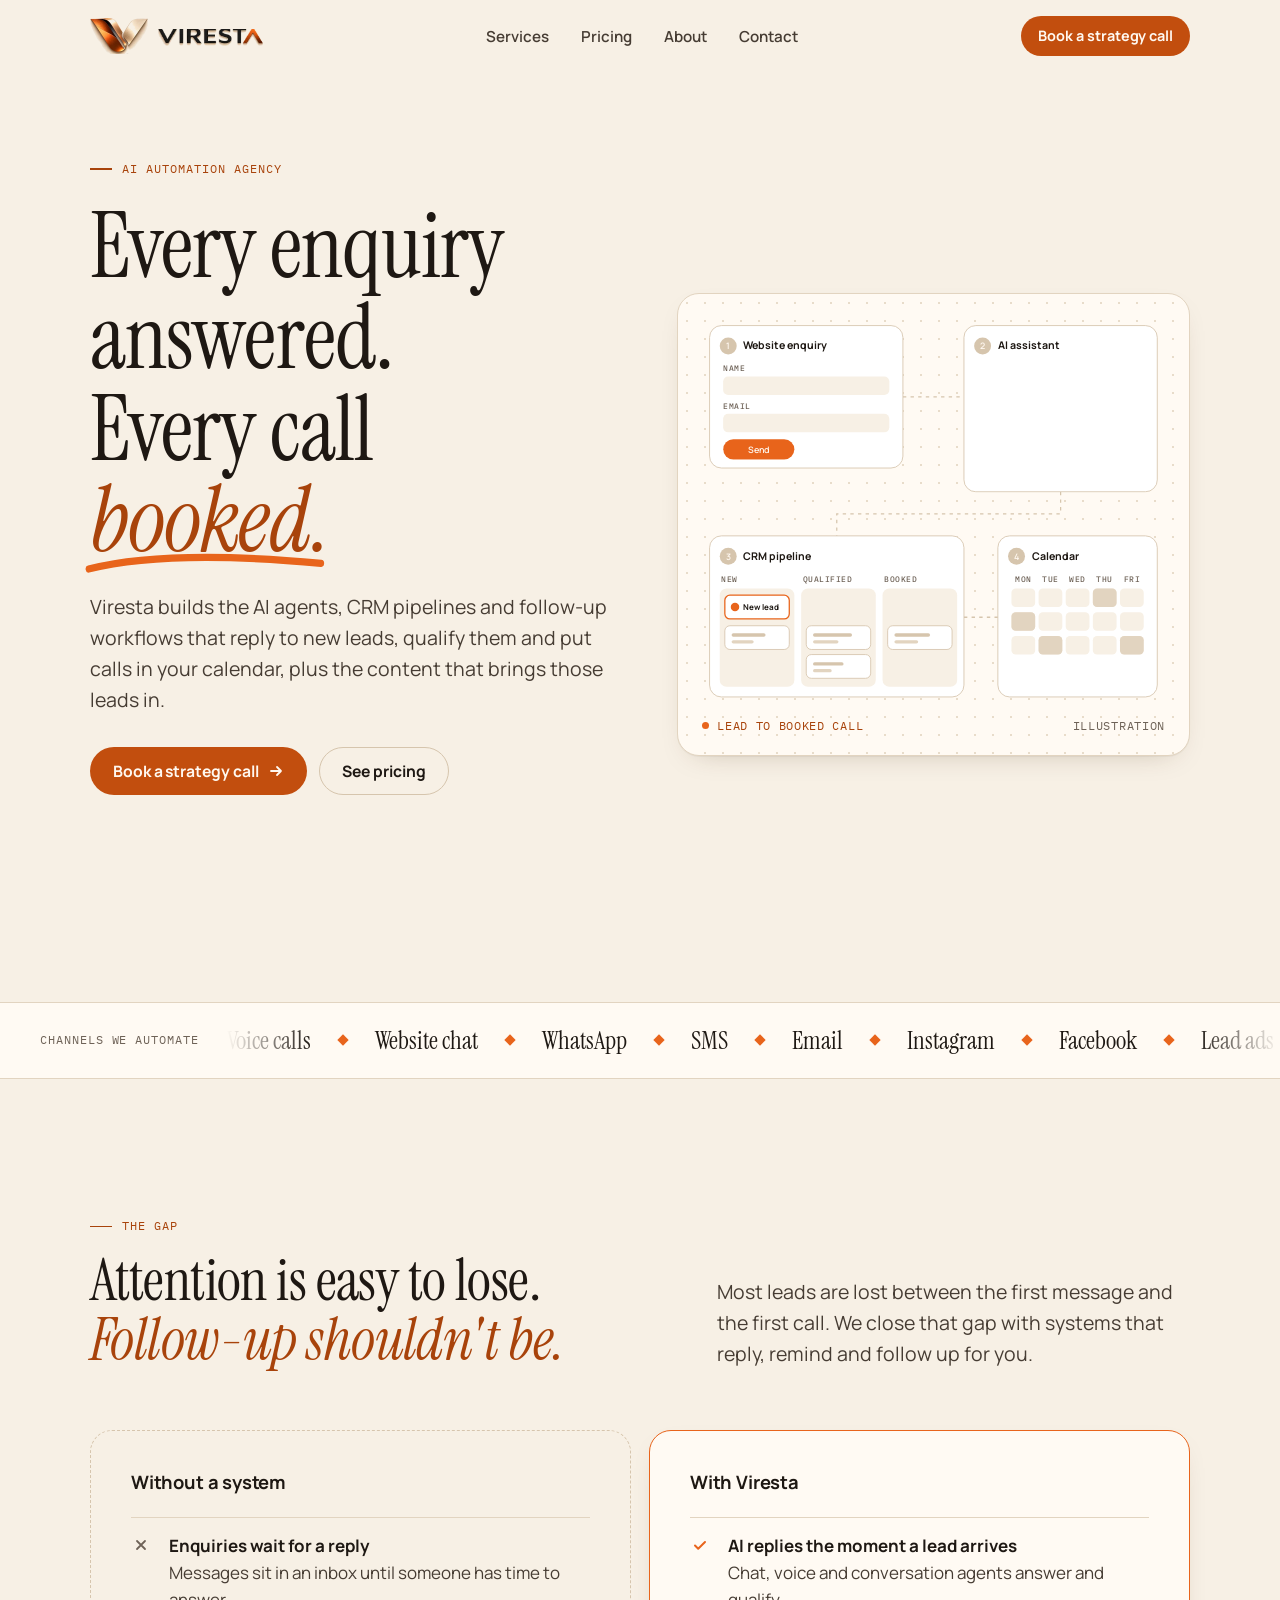
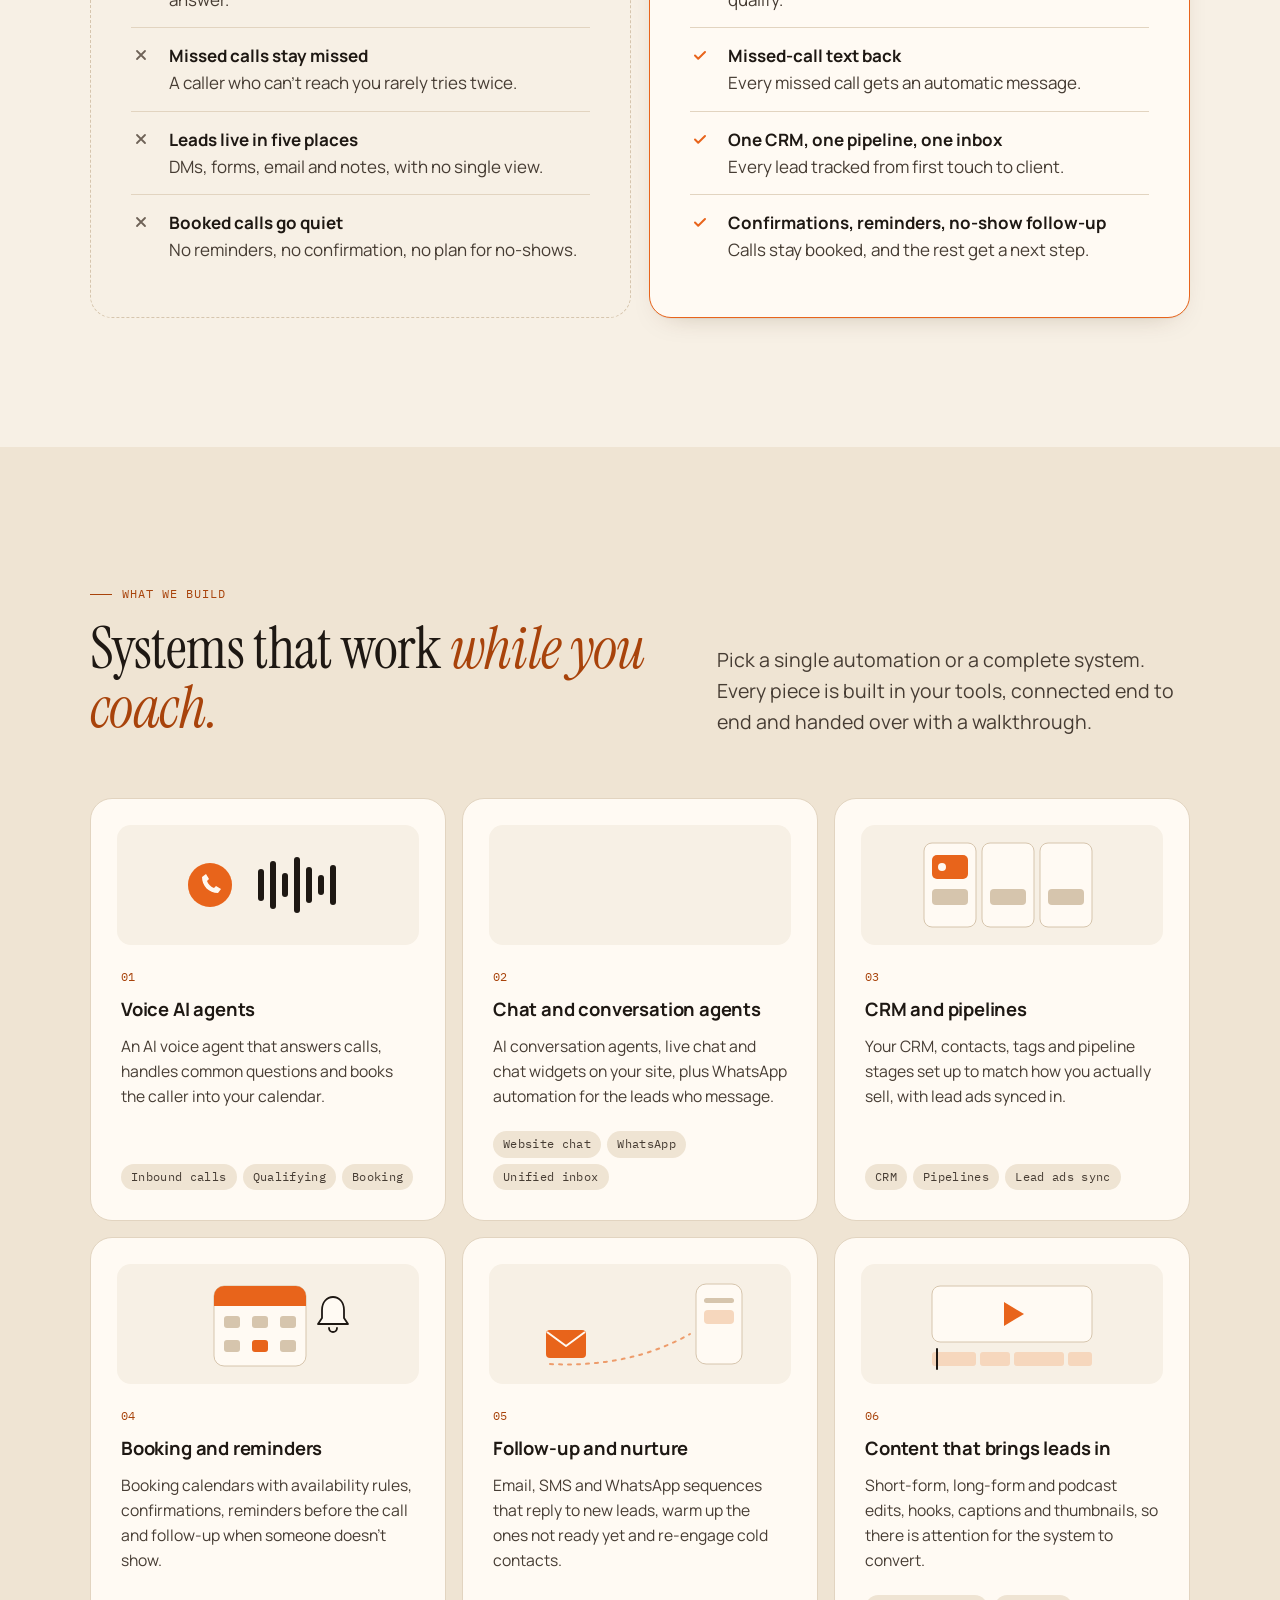
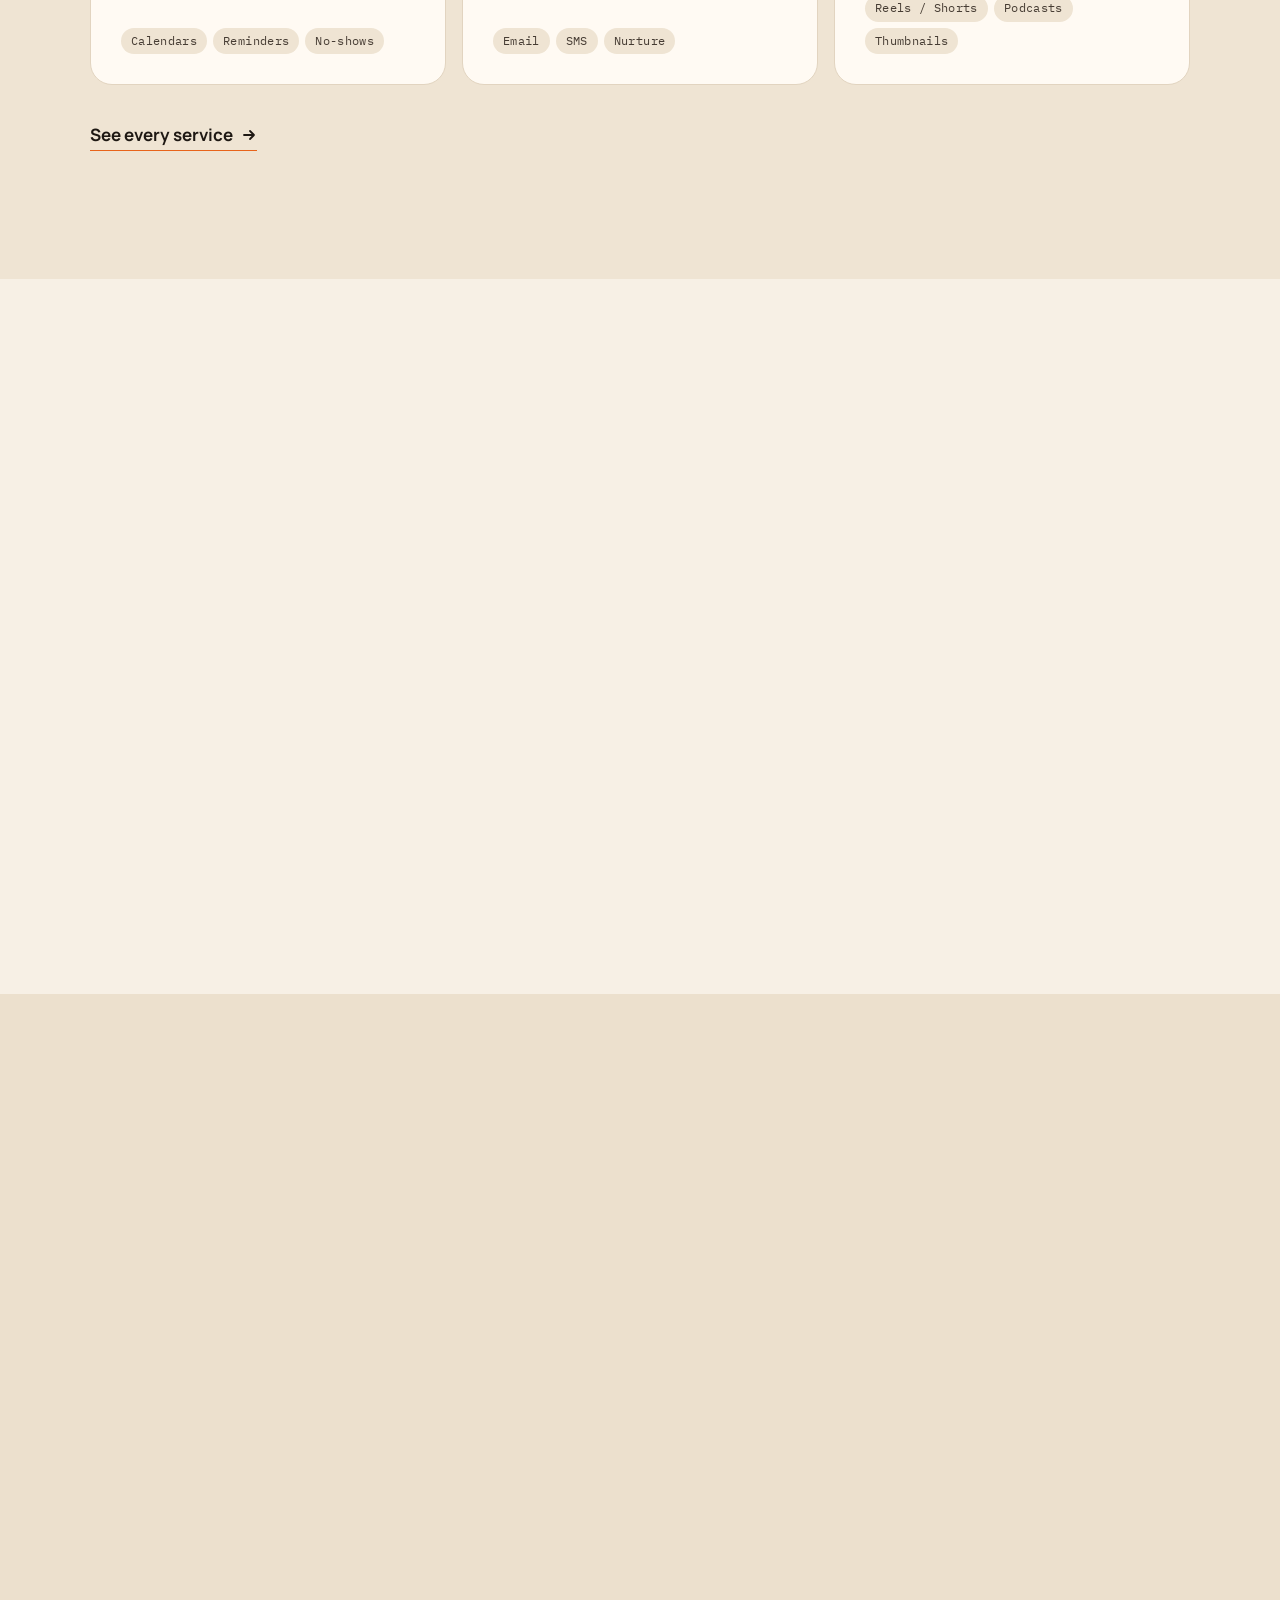
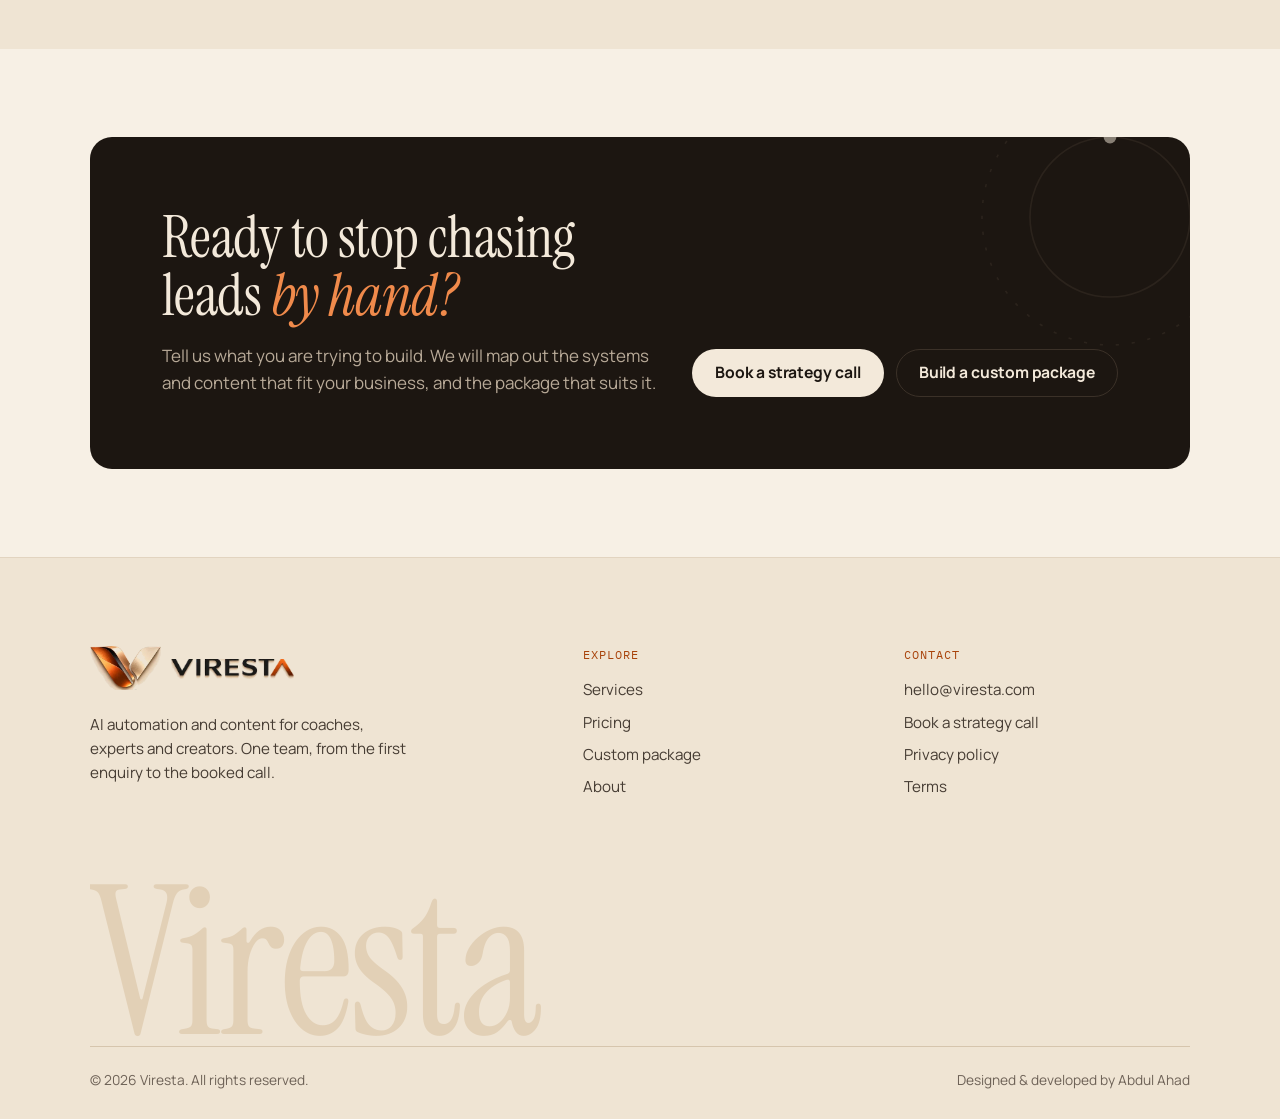
<file: index.html>
<!doctype html>
<html lang="en">
<head>
<meta charset="utf-8">
<meta name="viewport" content="width=device-width, initial-scale=1, viewport-fit=cover">
<title>Viresta | AI Automation Agency for Coaches, Experts and Creators</title>
<meta name="description" content="Viresta builds AI agents, CRM pipelines, booking and follow-up automations that turn enquiries into booked calls, plus the content that brings those enquiries in.">
<meta name="theme-color" content="#f7f0e5">
<meta name="author" content="Abdul Ahad">
<meta property="og:title" content="Viresta | AI Automation Agency for Coaches, Experts and Creators">
<meta property="og:description" content="Viresta builds AI agents, CRM pipelines, booking and follow-up automations that turn enquiries into booked calls, plus the content that brings those enquiries in.">
<meta property="og:type" content="website">
<meta property="og:image" content="assets/img/og-image.png">
<meta name="twitter:card" content="summary_large_image">
<link rel="icon" type="image/png" href="assets/img/favicon.png">
<link rel="apple-touch-icon" href="assets/img/apple-touch-icon.png">
<link rel="preconnect" href="https://fonts.googleapis.com">
<link rel="preconnect" href="https://fonts.gstatic.com" crossorigin>
<!-- Fonts load without blocking the first paint -->
<link rel="preload" as="style" href="https://fonts.googleapis.com/css2?family=Instrument+Serif:ital@0;1&family=Manrope:wght@400..800&family=IBM+Plex+Mono&display=swap">
<link rel="stylesheet" href="https://fonts.googleapis.com/css2?family=Instrument+Serif:ital@0;1&family=Manrope:wght@400..800&family=IBM+Plex+Mono&display=swap" media="print" onload="this.media='all'">
<noscript><link rel="stylesheet" href="https://fonts.googleapis.com/css2?family=Instrument+Serif:ital@0;1&family=Manrope:wght@400..800&family=IBM+Plex+Mono&display=swap"></noscript>
<link rel="preload" as="image" href="assets/img/logo-mark.webp" type="image/webp">
<link rel="stylesheet" href="assets/css/style.css">
<script>document.documentElement.classList.add("js");</script>
</head>
<body data-page="home">
<a class="skip" href="#main">Skip to content</a>
<header class="site-header" id="top">
  <div class="wrap nav">
    <a class="brand" href="index.html" aria-label="Viresta home">
      <img class="brand-v" src="assets/img/logo-mark.webp" alt="" width="58" height="36" fetchpriority="high" decoding="async">
      <img class="brand-word" src="assets/img/logo-word.webp" alt="Viresta" width="105" height="17" decoding="async">
    </a>
    <nav aria-label="Main">
      <ul class="nav-links" style="list-style:none;margin:0;padding:0">
        <li><a href="services.html" data-nav="services">Services</a></li>
        <li><a href="pricing.html" data-nav="pricing">Pricing</a></li>
        <li><a href="about.html" data-nav="about">About</a></li>
        <li><a href="contact.html" data-nav="contact">Contact</a></li>
      </ul>
    </nav>
    <div class="nav-cta"><a class="btn btn--primary btn--sm" href="contact.html">Book a strategy call</a></div>
    <button class="nav-toggle" type="button" aria-label="Open menu" aria-expanded="false" aria-controls="mobile-menu"><span></span></button>
  </div>
  <div class="mobile-menu" id="mobile-menu">
    <ul>
      <li><a href="index.html">Home</a></li>
      <li><a href="services.html">Services</a></li>
      <li><a href="pricing.html">Pricing</a></li>
      <li><a href="about.html">About</a></li>
      <li><a href="contact.html">Contact</a></li>
      <li><a class="btn btn--primary" href="contact.html">Book a strategy call</a></li>
    </ul>
  </div>
</header>
<main id="main">

  <!-- ============ Hero ============ -->
  <section class="hero">
    <div class="wrap hero-grid">
      <div>
        <span class="eyebrow reveal">AI automation agency</span>
        <h1 class="reveal d1">
          <span class="line">Every enquiry answered.</span>
          <span class="line">Every call <span class="underline-word"><em class="accent">booked.</em><svg viewBox="0 0 200 20" preserveAspectRatio="none" aria-hidden="true"><path d="M3 14 C 50 4, 120 4, 197 10"/></svg></span></span>
        </h1>
        <p class="lead reveal d2">Viresta builds the AI agents, CRM pipelines and follow-up workflows that reply to new leads, qualify them and put calls in your calendar, plus the content that brings those leads in.</p>
        <div class="btn-row reveal d3">
          <a class="btn btn--primary" href="contact.html">Book a strategy call
            <svg viewBox="0 0 16 16" aria-hidden="true"><path d="M3 8h10M9 4l4 4-4 4" fill="none" stroke="currentColor" stroke-width="1.8" stroke-linecap="round" stroke-linejoin="round"/></svg></a>
          <a class="btn btn--ghost" href="pricing.html">See pricing</a>
        </div>
        <ul class="hero-facts reveal d3">
          <li>Published pricing</li>
          <li>Custom builds from $750</li>
          <li>One team for systems and content</li>
        </ul>
      </div>

      <!-- Animated 2D illustration of a lead moving through an automated system -->
      <figure class="flow reveal d2" style="margin:0" aria-label="Illustration: a website enquiry gets an AI reply, moves through the CRM pipeline and becomes a booked call.">
        <svg viewBox="0 0 560 470" role="img" aria-hidden="true">
          <!-- connectors (base) -->
          <path class="f-line" d="M244 100 H316"/>
          <path class="f-line" d="M430 212 V238 H166 V264"/>
          <path class="f-line" d="M316 360 H356"/>
          <!-- connectors (active) -->
          <path class="f-line-on anim a-path1" d="M244 100 H316"/>
          <path class="f-line-on anim a-path2" d="M430 212 V238 H166 V264"/>
          <path class="f-line-on anim a-path3" d="M316 360 H356"/>

          <!-- A · Website enquiry -->
          <g>
            <rect class="f-card" x="16" y="16" width="228" height="168" rx="14"/>
            <circle class="anim a-badge1" cx="38" cy="40" r="10"/>
            <text class="f-text-light" x="38" y="44" text-anchor="middle">1</text>
            <text class="f-title" x="56" y="44">Website enquiry</text>
            <text class="f-label" x="32" y="70">Name</text>
            <rect class="f-field" x="32" y="76" width="196" height="22" rx="6"/>
            <rect class="f-ink anim a-field1" x="42" y="85" width="74" height="4" rx="2" opacity=".75"/>
            <text class="f-label" x="32" y="114">Email</text>
            <rect class="f-field" x="32" y="120" width="196" height="22" rx="6"/>
            <rect class="f-ink anim a-field2" x="42" y="129" width="118" height="4" rx="2" opacity=".75"/>
            <g class="anim a-send">
              <rect class="f-orange" x="32" y="150" width="84" height="24" rx="12"/>
              <text class="f-text-light" x="74" y="166" text-anchor="middle">Send</text>
            </g>
          </g>

          <!-- B · AI assistant -->
          <g>
            <rect class="f-card" x="316" y="16" width="228" height="196" rx="14"/>
            <circle class="anim a-badge2" cx="338" cy="40" r="10"/>
            <text class="f-text-light" x="338" y="44" text-anchor="middle">2</text>
            <text class="f-title" x="356" y="44">AI assistant</text>
            <g class="anim a-msg-in">
              <rect class="f-cream" x="332" y="60" width="168" height="42" rx="12"/>
              <text class="f-text" x="344" y="78">Hi! I'd like to know more</text>
              <text class="f-text" x="344" y="92">about your coaching.</text>
            </g>
            <g class="anim a-typing">
              <rect class="f-fill" x="470" y="112" width="58" height="24" rx="12"/>
              <g class="f-orange"><circle class="typing-dot" cx="486" cy="124" r="3"/><circle class="typing-dot" cx="499" cy="124" r="3"/><circle class="typing-dot" cx="512" cy="124" r="3"/></g>
            </g>
            <g class="anim a-msg-out">
              <rect fill="#c24e0e" x="352" y="112" width="176" height="42" rx="12"/>
              <text class="f-text-light" x="364" y="130">Happy to help! Here are a</text>
              <text class="f-text-light" x="364" y="144">few times for a quick call.</text>
            </g>
            <g class="anim a-msg-out">
              <rect fill="none" stroke="#c24e0e" x="404" y="166" width="58" height="26" rx="13"/>
              <text class="f-text" x="433" y="183" text-anchor="middle" style="fill:#a8430b;font-weight:700">Tue 10:00</text>
              <rect fill="none" stroke="#c24e0e" x="468" y="166" width="60" height="26" rx="13"/>
              <text class="f-text" x="498" y="183" text-anchor="middle" style="fill:#a8430b;font-weight:700">Wed 14:30</text>
            </g>
          </g>

          <!-- C · CRM pipeline -->
          <g>
            <rect class="f-card" x="16" y="264" width="300" height="190" rx="14"/>
            <circle class="anim a-badge3" cx="38" cy="288" r="10"/>
            <text class="f-text-light" x="38" y="292" text-anchor="middle">3</text>
            <text class="f-title" x="56" y="292">CRM pipeline</text>
            <text class="f-label" x="30" y="318">New</text>
            <text class="f-label" x="126" y="318">Qualified</text>
            <text class="f-label" x="222" y="318">Booked</text>
            <rect class="f-cream" x="28" y="326" width="88" height="116" rx="8"/>
            <rect class="f-cream" x="124" y="326" width="88" height="116" rx="8"/>
            <rect class="f-cream" x="220" y="326" width="88" height="116" rx="8"/>
            <!-- resting cards -->
            <g>
              <rect class="f-card" x="34" y="370" width="76" height="28" rx="6"/>
              <rect x="42" y="379" width="40" height="4" rx="2" fill="#d6c5ad"/><rect x="42" y="387" width="26" height="4" rx="2" fill="#e2d4c0"/>
              <rect class="f-card" x="130" y="370" width="76" height="28" rx="6"/>
              <rect x="138" y="379" width="46" height="4" rx="2" fill="#d6c5ad"/><rect x="138" y="387" width="30" height="4" rx="2" fill="#e2d4c0"/>
              <rect class="f-card" x="130" y="404" width="76" height="28" rx="6"/>
              <rect x="138" y="413" width="36" height="4" rx="2" fill="#d6c5ad"/><rect x="138" y="421" width="22" height="4" rx="2" fill="#e2d4c0"/>
              <rect class="f-card" x="226" y="370" width="76" height="28" rx="6"/>
              <rect x="234" y="379" width="42" height="4" rx="2" fill="#d6c5ad"/><rect x="234" y="387" width="28" height="4" rx="2" fill="#e2d4c0"/>
            </g>
            <!-- the moving lead -->
            <g class="anim a-deal">
              <rect x="34" y="334" width="76" height="28" rx="6" fill="#fff" stroke="#e8641b" stroke-width="1.5"/>
              <circle class="f-orange" cx="46" cy="348" r="5"/>
              <text class="f-text" x="56" y="352" style="font-size:9.5px;font-weight:700;fill:#1e1813">New lead</text>
            </g>
          </g>

          <!-- D · Calendar -->
          <g>
            <rect class="f-card" x="356" y="264" width="188" height="190" rx="14"/>
            <circle class="anim a-badge4" cx="378" cy="288" r="10"/>
            <text class="f-text-light" x="378" y="292" text-anchor="middle">4</text>
            <text class="f-title" x="396" y="292">Calendar</text>
            <g class="f-label" text-anchor="middle">
              <text x="386" y="318">Mon</text><text x="418" y="318">Tue</text><text x="450" y="318">Wed</text><text x="482" y="318">Thu</text><text x="514" y="318">Fri</text>
            </g>
            <g class="f-cream">
              <rect x="372" y="326" width="28" height="22" rx="5"/><rect x="404" y="326" width="28" height="22" rx="5"/><rect x="436" y="326" width="28" height="22" rx="5"/><rect x="468" y="326" width="28" height="22" rx="5"/><rect x="500" y="326" width="28" height="22" rx="5"/>
              <rect x="372" y="354" width="28" height="22" rx="5"/><rect x="404" y="354" width="28" height="22" rx="5"/><rect x="436" y="354" width="28" height="22" rx="5"/><rect x="468" y="354" width="28" height="22" rx="5"/><rect x="500" y="354" width="28" height="22" rx="5"/>
              <rect x="372" y="382" width="28" height="22" rx="5"/><rect x="404" y="382" width="28" height="22" rx="5"/><rect x="436" y="382" width="28" height="22" rx="5"/><rect x="468" y="382" width="28" height="22" rx="5"/><rect x="500" y="382" width="28" height="22" rx="5"/>
            </g>
            <g fill="#e2d4c0">
              <rect x="372" y="354" width="28" height="22" rx="5"/><rect x="468" y="326" width="28" height="22" rx="5"/><rect x="500" y="382" width="28" height="22" rx="5"/><rect x="404" y="382" width="28" height="22" rx="5"/>
            </g>
            <rect class="f-orange anim a-slot" x="436" y="354" width="28" height="22" rx="5"/>
            <path class="anim a-check" d="M443 365 l4 4 l8 -8" fill="none" stroke="#fff8f0" stroke-width="2.2" stroke-linecap="round" stroke-linejoin="round"/>
            <g class="anim a-toast">
              <rect class="f-ink" x="366" y="416" width="168" height="28" rx="14"/>
              <text class="f-text-light" x="450" y="434" text-anchor="middle">Call booked · reminder set</text>
            </g>
          </g>

          <!-- travelling dots -->
          <circle class="f-orange anim a-dot1" cx="250" cy="100" r="5" stroke="#fff" stroke-width="2"/>
          <circle class="f-orange anim a-dot2" cx="430" cy="214" r="5" stroke="#fff" stroke-width="2"/>
          <circle class="f-orange anim a-dot3" cx="319" cy="360" r="5" stroke="#fff" stroke-width="2"/>
        </svg>
        <figcaption class="flow-caption"><span class="live">Lead to booked call</span><span>Illustration</span></figcaption>
      </figure>
    </div>
  </section>

  <!-- ============ Channels ============ -->
  <section class="strip" aria-label="Channels we automate">
    <div class="strip-inner">
      <span class="strip-label">Channels we automate</span>
      <div class="marquee">
        <div class="marquee-track">
          <ul><li>Voice calls</li><li>Website chat</li><li>WhatsApp</li><li>SMS</li><li>Email</li><li>Instagram</li><li>Facebook</li><li>Lead ads</li><li>Booking calendars</li><li>CRM</li></ul>
          <ul aria-hidden="true"><li>Voice calls</li><li>Website chat</li><li>WhatsApp</li><li>SMS</li><li>Email</li><li>Instagram</li><li>Facebook</li><li>Lead ads</li><li>Booking calendars</li><li>CRM</li></ul>
        </div>
      </div>
    </div>
  </section>

  <!-- ============ Problem / solution ============ -->
  <section class="section">
    <div class="wrap">
      <div class="head head--split">
        <div>
          <span class="eyebrow reveal">The gap</span>
          <h2 class="reveal d1" style="margin-top:16px">Attention is easy to lose. <em class="accent">Follow-up shouldn't be.</em></h2>
        </div>
        <p class="lead reveal d2">Most leads are lost between the first message and the first call. We close that gap with systems that reply, remind and follow up for you.</p>
      </div>
      <div class="compare">
        <div class="compare-col compare-col--before reveal">
          <h3>Without a system</h3>
          <ul class="compare-list">
            <li><svg viewBox="0 0 20 20" class="ico-x" fill="none" stroke-width="1.8" stroke-linecap="round" aria-hidden="true"><path d="M6 6l8 8M14 6l-8 8"/></svg><div><b>Enquiries wait for a reply</b>Messages sit in an inbox until someone has time to answer.</div></li>
            <li><svg viewBox="0 0 20 20" class="ico-x" fill="none" stroke-width="1.8" stroke-linecap="round" aria-hidden="true"><path d="M6 6l8 8M14 6l-8 8"/></svg><div><b>Missed calls stay missed</b>A caller who can't reach you rarely tries twice.</div></li>
            <li><svg viewBox="0 0 20 20" class="ico-x" fill="none" stroke-width="1.8" stroke-linecap="round" aria-hidden="true"><path d="M6 6l8 8M14 6l-8 8"/></svg><div><b>Leads live in five places</b>DMs, forms, email and notes, with no single view.</div></li>
            <li><svg viewBox="0 0 20 20" class="ico-x" fill="none" stroke-width="1.8" stroke-linecap="round" aria-hidden="true"><path d="M6 6l8 8M14 6l-8 8"/></svg><div><b>Booked calls go quiet</b>No reminders, no confirmation, no plan for no-shows.</div></li>
          </ul>
        </div>
        <div class="compare-col compare-col--after reveal d1">
          <h3>With Viresta</h3>
          <ul class="compare-list">
            <li><svg viewBox="0 0 20 20" class="ico-ok" fill="none" stroke-width="2" stroke-linecap="round" stroke-linejoin="round" aria-hidden="true"><path d="M5 10.5l3.2 3.2L15 7"/></svg><div><b>AI replies the moment a lead arrives</b>Chat, voice and conversation agents answer and qualify.</div></li>
            <li><svg viewBox="0 0 20 20" class="ico-ok" fill="none" stroke-width="2" stroke-linecap="round" stroke-linejoin="round" aria-hidden="true"><path d="M5 10.5l3.2 3.2L15 7"/></svg><div><b>Missed-call text back</b>Every missed call gets an automatic message.</div></li>
            <li><svg viewBox="0 0 20 20" class="ico-ok" fill="none" stroke-width="2" stroke-linecap="round" stroke-linejoin="round" aria-hidden="true"><path d="M5 10.5l3.2 3.2L15 7"/></svg><div><b>One CRM, one pipeline, one inbox</b>Every lead tracked from first touch to client.</div></li>
            <li><svg viewBox="0 0 20 20" class="ico-ok" fill="none" stroke-width="2" stroke-linecap="round" stroke-linejoin="round" aria-hidden="true"><path d="M5 10.5l3.2 3.2L15 7"/></svg><div><b>Confirmations, reminders, no-show follow-up</b>Calls stay booked, and the rest get a next step.</div></li>
          </ul>
        </div>
      </div>
    </div>
  </section>

  <!-- ============ What we build ============ -->
  <section class="section section--alt">
    <div class="wrap">
      <div class="head head--split">
        <div>
          <span class="eyebrow reveal">What we build</span>
          <h2 class="reveal d1" style="margin-top:16px">Systems that work <em class="accent">while you coach.</em></h2>
        </div>
        <p class="lead reveal d2">Pick a single automation or a complete system. Every piece is built in your tools, connected end to end and handed over with a walkthrough.</p>
      </div>

      <div class="cards cards--3">
        <article class="card reveal">
          <div class="illo">
            <svg viewBox="0 0 300 120" aria-hidden="true">
              <circle class="il-soft il-ring" cx="92" cy="60" r="22"/>
              <circle class="il-soft il-ring r2" cx="92" cy="60" r="22"/>
              <circle class="il-o" cx="92" cy="60" r="22"/>
              <path d="M84 52c0 9 7 16 16 16l3-4-5-3-2 2c-3-1-6-4-7-7l2-2-3-5z" fill="#fff8f0"/>
              <g class="il-wave il-ink">
                <rect x="140" y="44" width="6" height="32" rx="3"/><rect x="152" y="36" width="6" height="48" rx="3"/><rect x="164" y="48" width="6" height="24" rx="3"/>
                <rect x="176" y="32" width="6" height="56" rx="3"/><rect x="188" y="42" width="6" height="36" rx="3"/><rect x="200" y="50" width="6" height="20" rx="3"/><rect x="212" y="40" width="6" height="40" rx="3"/>
              </g>
            </svg>
          </div>
          <span class="card-num">01</span>
          <h3>Voice AI agents</h3>
          <p>An AI voice agent that answers calls, handles common questions and books the caller into your calendar.</p>
          <div class="tags"><span class="tag">Inbound calls</span><span class="tag">Qualifying</span><span class="tag">Booking</span></div>
        </article>

        <article class="card reveal d1">
          <div class="illo">
            <svg viewBox="0 0 300 120" aria-hidden="true">
              <g class="il-bubble"><rect class="il-w" x="70" y="18" width="110" height="24" rx="12"/><rect class="il-line" x="82" y="28" width="70" height="4" rx="2"/></g>
              <g class="il-bubble b2"><rect class="il-o" x="120" y="48" width="110" height="24" rx="12"/><rect x="132" y="58" width="80" height="4" rx="2" fill="#fff8f0"/></g>
              <g class="il-bubble b3"><rect class="il-w" x="70" y="78" width="84" height="24" rx="12"/><rect class="il-line" x="82" y="88" width="50" height="4" rx="2"/></g>
            </svg>
          </div>
          <span class="card-num">02</span>
          <h3>Chat and conversation agents</h3>
          <p>AI conversation agents, live chat and chat widgets on your site, plus WhatsApp automation for the leads who message.</p>
          <div class="tags"><span class="tag">Website chat</span><span class="tag">WhatsApp</span><span class="tag">Unified inbox</span></div>
        </article>

        <article class="card reveal d2">
          <div class="illo">
            <svg viewBox="0 0 300 120" aria-hidden="true">
              <rect class="il-w" x="62" y="18" width="52" height="84" rx="8" style="fill:#fffaf3"/>
              <rect class="il-w" x="120" y="18" width="52" height="84" rx="8" style="fill:#fffaf3"/>
              <rect class="il-w" x="178" y="18" width="52" height="84" rx="8" style="fill:#fffaf3"/>
              <rect class="il-line" x="128" y="64" width="36" height="16" rx="4"/>
              <rect class="il-line" x="186" y="64" width="36" height="16" rx="4"/>
              <rect class="il-line" x="70" y="64" width="36" height="16" rx="4"/>
              <g class="il-move"><rect class="il-o" x="70" y="30" width="36" height="24" rx="5"/><circle cx="80" cy="42" r="4" fill="#fff8f0"/></g>
            </svg>
          </div>
          <span class="card-num">03</span>
          <h3>CRM and pipelines</h3>
          <p>Your CRM, contacts, tags and pipeline stages set up to match how you actually sell, with lead ads synced in.</p>
          <div class="tags"><span class="tag">CRM</span><span class="tag">Pipelines</span><span class="tag">Lead ads sync</span></div>
        </article>

        <article class="card reveal">
          <div class="illo">
            <svg viewBox="0 0 300 120" aria-hidden="true">
              <rect class="il-w" x="96" y="22" width="92" height="80" rx="10" style="fill:#fffaf3"/>
              <rect class="il-o" x="96" y="22" width="92" height="20" rx="10"/><rect class="il-o" x="96" y="32" width="92" height="10"/>
              <g class="il-line"><rect x="106" y="52" width="16" height="12" rx="3"/><rect x="134" y="52" width="16" height="12" rx="3"/><rect x="162" y="52" width="16" height="12" rx="3"/><rect x="106" y="76" width="16" height="12" rx="3"/><rect x="162" y="76" width="16" height="12" rx="3"/></g>
              <rect class="il-o il-pop" x="134" y="76" width="16" height="12" rx="3"/>
              <g class="il-bell"><path class="il-stroke" d="M204 46c0-8 5-13 11-13s11 5 11 13v8l4 6h-30l4-6z" style="fill:#fffaf3"/><path class="il-stroke" d="M211 64a4 4 0 0 0 8 0"/></g>
            </svg>
          </div>
          <span class="card-num">04</span>
          <h3>Booking and reminders</h3>
          <p>Booking calendars with availability rules, confirmations, reminders before the call and follow-up when someone doesn't show.</p>
          <div class="tags"><span class="tag">Calendars</span><span class="tag">Reminders</span><span class="tag">No-shows</span></div>
        </article>

        <article class="card reveal d1">
          <div class="illo">
            <svg viewBox="0 0 300 120" aria-hidden="true">
              <rect class="il-w" x="206" y="20" width="46" height="80" rx="10" style="fill:#fffaf3"/>
              <rect class="il-line" x="214" y="34" width="30" height="5" rx="2.5"/><rect class="il-soft" x="214" y="46" width="30" height="14" rx="4"/>
              <g class="il-fly">
                <rect class="il-o" x="56" y="66" width="40" height="28" rx="4"/>
                <path d="M57 68l19 14 19-14" fill="none" stroke="#fff8f0" stroke-width="2" stroke-linejoin="round"/>
              </g>
              <path class="il-os" d="M60 100 Q 140 104 200 70" stroke-dasharray="3 6" opacity=".6"/>
            </svg>
          </div>
          <span class="card-num">05</span>
          <h3>Follow-up and nurture</h3>
          <p>Email, SMS and WhatsApp sequences that reply to new leads, warm up the ones not ready yet and re-engage cold contacts.</p>
          <div class="tags"><span class="tag">Email</span><span class="tag">SMS</span><span class="tag">Nurture</span></div>
        </article>

        <article class="card reveal d2">
          <div class="illo">
            <svg viewBox="0 0 300 120" aria-hidden="true">
              <rect class="il-w" x="70" y="22" width="160" height="56" rx="8" style="fill:#fffaf3"/>
              <path class="il-o" d="M142 38v24l20-12z"/>
              <g>
                <rect class="il-soft" x="70" y="88" width="44" height="14" rx="3"/><rect class="il-soft" x="118" y="88" width="30" height="14" rx="3"/>
                <rect class="il-soft" x="152" y="88" width="50" height="14" rx="3"/><rect class="il-soft" x="206" y="88" width="24" height="14" rx="3"/>
              </g>
              <rect class="il-ink il-play" x="74" y="84" width="2" height="22" rx="1"/>
            </svg>
          </div>
          <span class="card-num">06</span>
          <h3>Content that brings leads in</h3>
          <p>Short-form, long-form and podcast edits, hooks, captions and thumbnails, so there is attention for the system to convert.</p>
          <div class="tags"><span class="tag">Reels / Shorts</span><span class="tag">Podcasts</span><span class="tag">Thumbnails</span></div>
        </article>
      </div>

      <div class="btn-row" style="margin-top:36px">
        <a class="link-arrow" href="services.html">See every service
          <svg width="16" height="16" viewBox="0 0 16 16" aria-hidden="true"><path d="M3 8h10M9 4l4 4-4 4" fill="none" stroke="currentColor" stroke-width="1.8" stroke-linecap="round" stroke-linejoin="round"/></svg></a>
      </div>
    </div>
  </section>

  <!-- ============ Workflow example ============ -->
  <section class="section">
    <div class="wrap split">
      <div>
        <span class="eyebrow reveal">Under the hood</span>
        <h2 class="reveal d1" style="margin:16px 0 20px">Simple rules. <em class="accent">Reliable results.</em></h2>
        <p class="lead reveal d2">Every automation is a clear trigger and a set of actions you can read, change and trust. Here is one we set up often: the missed-call text back.</p>
        <ul class="checklist reveal d3">
          <li>Built inside your CRM, so you own it</li>
          <li>Documented, with a walkthrough at handover</li>
          <li>Third-party platform, messaging and AI usage costs are billed by those providers</li>
        </ul>
      </div>
      <div class="panel reveal d1 recipe" aria-label="Example automation: missed-call text back">
        <div class="recipe-head"><span class="eyebrow" style="font-size:.7rem">Example workflow</span><span class="recipe-name">Missed-call text back</span></div>
        <ol class="recipe-steps">
          <li><span class="recipe-k">When</span><span class="recipe-v">A call to your business number is missed</span></li>
          <li><span class="recipe-k">Then</span><span class="recipe-v">Send an SMS: "Sorry we missed you, how can we help?"</span></li>
          <li><span class="recipe-k">Then</span><span class="recipe-v">Create the contact and add it to the pipeline as New</span></li>
          <li><span class="recipe-k">Then</span><span class="recipe-v">Notify your team in the unified inbox</span></li>
          <li><span class="recipe-k">If</span><span class="recipe-v">They reply, the conversation agent offers a time to book</span></li>
        </ol>
      </div>
    </div>
  </section>

  <!-- ============ Process ============ -->
  <section class="section section--sand">
    <div class="wrap">
      <div class="head">
        <span class="eyebrow reveal">How it works</span>
        <h2 class="reveal d1">Four steps from first call to <em class="accent">steady growth.</em></h2>
      </div>
      <div class="steps steps--light" data-steps>
        <div class="steps-line" aria-hidden="true"><i></i></div>
        <div class="step"><span class="step-dot">01</span><h3>Strategy</h3><p>We learn your offer, your audience and how leads reach you today.</p></div>
        <div class="step"><span class="step-dot">02</span><h3>Build</h3><p>We set up the AI agents, CRM, funnels and workflows, and test them end to end.</p></div>
        <div class="step"><span class="step-dot">03</span><h3>Create</h3><p>Raw footage and ideas become on-brand content that feeds the system.</p></div>
        <div class="step"><span class="step-dot">04</span><h3>Optimize</h3><p>We review performance every month and keep improving what is working.</p></div>
      </div>
    </div>
  </section>

  <!-- ============ Pricing teaser ============ -->
  <section class="section">
    <div class="wrap">
      <div class="head head--split">
        <div>
          <span class="eyebrow reveal">Pricing</span>
          <h2 class="reveal d1" style="margin-top:16px">Clear prices. <em class="accent">No guesswork.</em></h2>
        </div>
        <p class="lead reveal d2">Every package and add-on price is published. Build exactly the automation you need, or choose a monthly package that combines content and systems.</p>
      </div>
      <div class="plans">
        <div class="plan reveal">
          <span class="plan-group" style="border:0;padding:0">Custom build</span>
          <h3>Automation only</h3>
          <div class="price"><b>$750</b><span>minimum order</span></div>
          <p class="plan-blurb">Choose individual systems: AI agents, CRM, booking, follow-up and more. Each item is priced on its own.</p>
          <a class="btn btn--ghost" href="pricing.html#builder">Build your system</a>
        </div>
        <div class="plan plan--pop reveal d1">
          <span class="plan-badge">Most popular</span>
          <span class="plan-group" style="border:0;padding:0">Monthly package</span>
          <h3>Standard</h3>
          <div class="price"><b>$1,200</b><span>/ month</span></div>
          <p class="plan-blurb">More content plus social media management, carousels and selected automation workflows.</p>
          <a class="btn btn--light" href="pricing.html#packages">Compare packages</a>
        </div>
        <div class="plan reveal d2">
          <span class="plan-group" style="border:0;padding:0">Monthly package</span>
          <h3>Premium</h3>
          <div class="price"><b>$1,500</b><span>/ month</span></div>
          <p class="plan-blurb">All your media handles, daily targeted prospect outreach and an advanced automation system.</p>
          <a class="btn btn--ghost" href="pricing.html#packages">Compare packages</a>
        </div>
      </div>
    </div>
  </section>

  <!-- ============ FAQ ============ -->
  <section class="section section--alt">
    <div class="wrap">
      <div class="head">
        <span class="eyebrow reveal">FAQ</span>
        <h2 class="reveal d1">Questions, <em class="accent">answered.</em></h2>
      </div>
      <div class="faq reveal">
        <details><summary>What type of businesses do you work with?</summary><p>Coaches, experts, creators and coaching businesses that sell their knowledge, such as business, health, performance and course coaches.</p></details>
        <details><summary>What can your AI agents do?</summary><p>We build voice AI agents and conversation agents that answer enquiries, ask your qualifying questions and offer times from your booking calendar. Each agent is set up around your offer and your process.</p></details>
        <details><summary>Can I order automation without content?</summary><p>Yes. Use the custom package builder to choose only the systems you want. Custom orders start at $750.</p></details>
        <details><summary>Are platform costs included?</summary><p>No. Third-party platform, messaging and AI usage costs are billed separately by those providers where they apply.</p></details>
      </div>
      <p style="margin-top:24px"><a class="link-arrow" href="contact.html#faq">More questions</a></p>
    </div>
  </section>

  <!-- ============ CTA ============ -->
  <section class="section--tight">
    <div class="wrap">
      <div class="cta-band reveal">
        <svg class="orbit" viewBox="0 0 200 200" aria-hidden="true">
          <g class="il-spin" style="animation-duration:30s"><circle cx="100" cy="100" r="80" fill="none" stroke="#3b3128" stroke-dasharray="2 8"/><circle cx="180" cy="100" r="6" fill="#e8641b"/></g>
          <g class="il-spin" style="animation-duration:18s;animation-direction:reverse"><circle cx="100" cy="100" r="50" fill="none" stroke="#3b3128"/><circle cx="100" cy="50" r="4" fill="#f3e9da"/></g>
        </svg>
        <div>
          <h2>Ready to stop chasing leads <em class="accent">by hand?</em></h2>
          <p>Tell us what you are trying to build. We will map out the systems and content that fit your business, and the package that suits it.</p>
        </div>
        <div class="btn-row">
          <a class="btn btn--light" href="contact.html">Book a strategy call</a>
          <a class="btn btn--ghost-dark" href="pricing.html#builder">Build a custom package</a>
        </div>
      </div>
    </div>
  </section>
</main>
<footer class="site-footer">
  <div class="wrap">
    <div class="foot-grid">
      <div>
        <a class="brand" href="index.html" aria-label="Viresta home">
          <img class="brand-v" src="assets/img/logo-mark.webp" alt="" width="58" height="36" loading="lazy" decoding="async">
      <img class="brand-word" src="assets/img/logo-word.webp" alt="Viresta" width="105" height="17" loading="lazy" decoding="async">
        </a>
        <p class="foot-tag">AI automation and content for coaches, experts and creators. One team, from the first enquiry to the booked call.</p>
      </div>
      <div>
        <p class="foot-h">Explore</p>
        <ul class="foot-links">
          <li><a href="services.html">Services</a></li>
          <li><a href="pricing.html">Pricing</a></li>
          <li><a href="pricing.html#builder">Custom package</a></li>
          <li><a href="about.html">About</a></li>
        </ul>
      </div>
      <div>
        <p class="foot-h">Contact</p>
        <ul class="foot-links">
          <li><a href="mailto:hello@viresta.com">hello@viresta.com</a></li>
          <li><a href="contact.html">Book a strategy call</a></li>
          <li><a href="privacy.html">Privacy policy</a></li>
          <li><a href="terms.html">Terms</a></li>
        </ul>
      </div>
    </div>
    <div class="foot-big" aria-hidden="true">Viresta</div>
    <div class="foot-bottom">
      <span>© <span data-year>2026</span> Viresta. All rights reserved.</span>
      <span>Designed &amp; developed by Abdul Ahad</span>
    </div>
  </div>
</footer>
<div class="toast" id="toast" role="status" aria-live="polite"></div>
<script src="assets/js/main.js" defer></script>
</body>
</html>
</file>
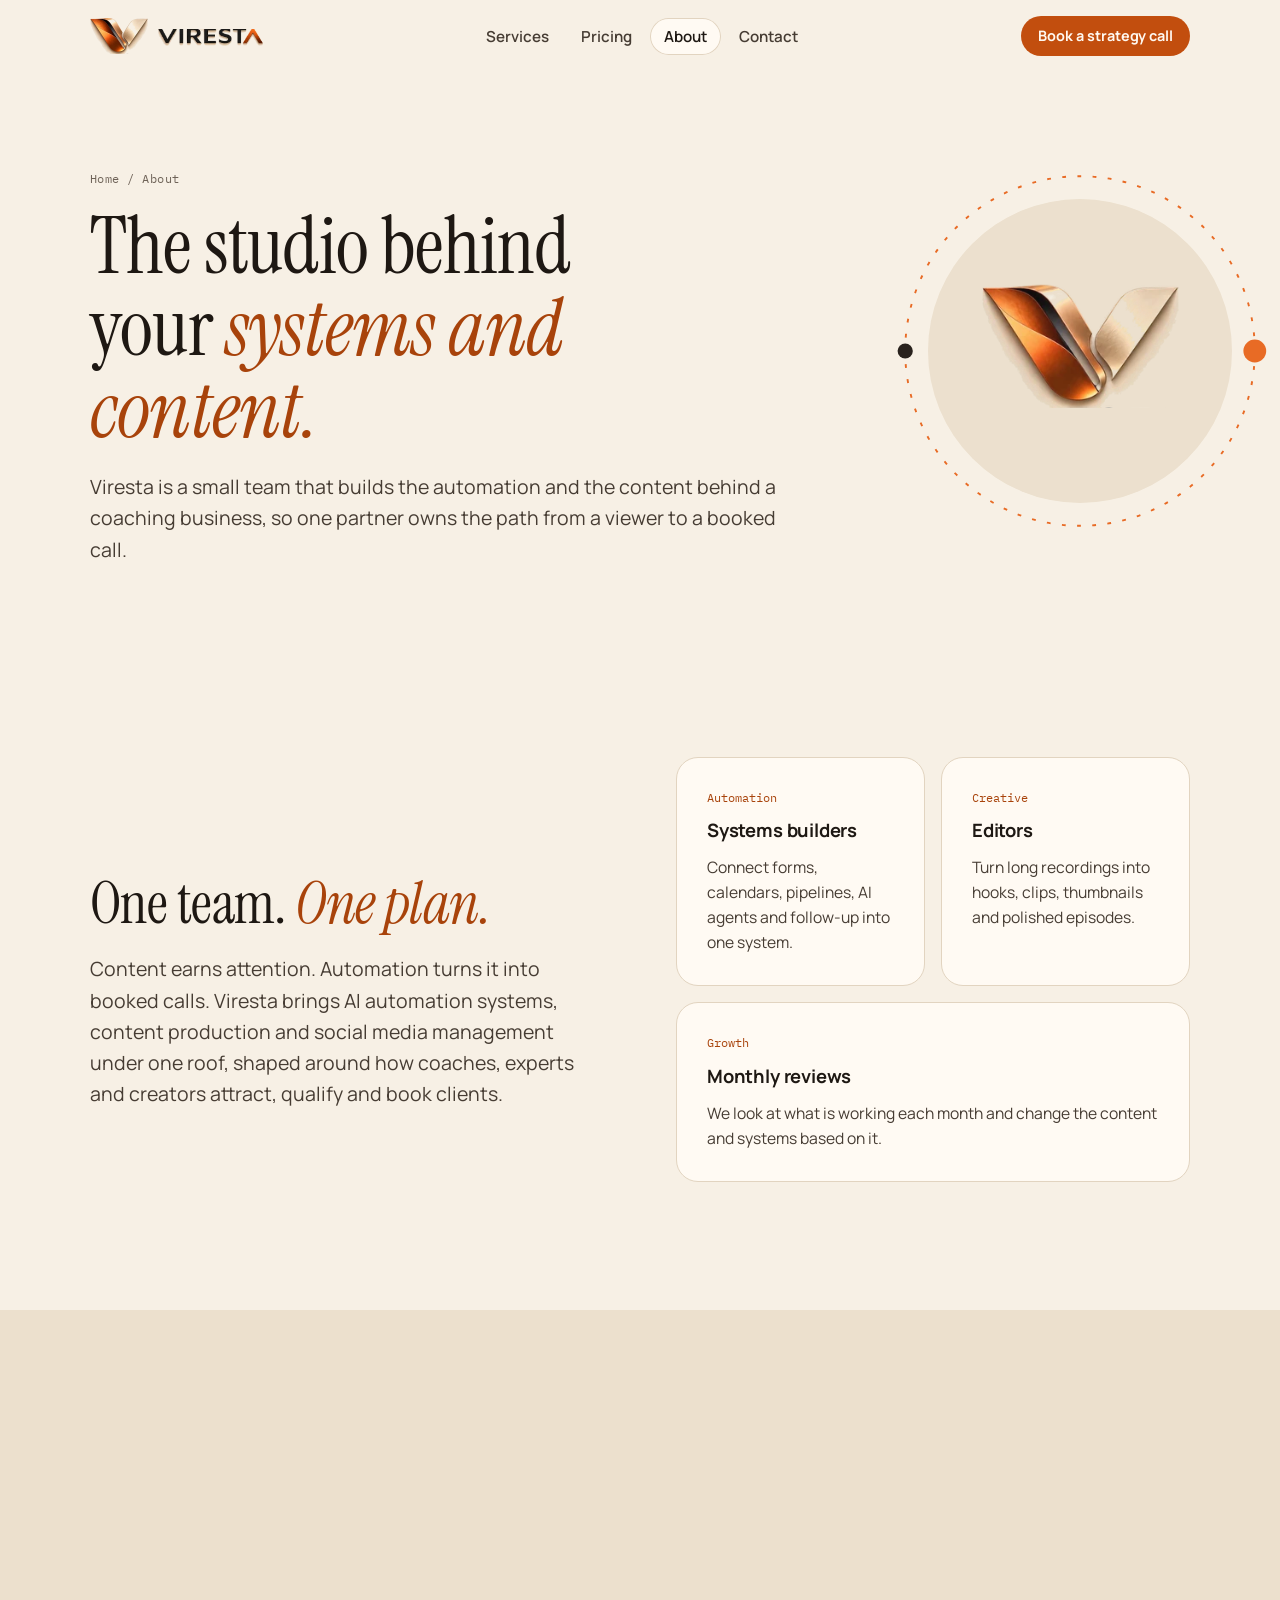
<file: about.html>
<!doctype html>
<html lang="en">
<head>
<meta charset="utf-8">
<meta name="viewport" content="width=device-width, initial-scale=1, viewport-fit=cover">
<title>About | Viresta AI Automation Agency</title>
<meta name="description" content="Viresta is a small team that builds AI automation systems and content for coaches, experts and creators, founded by Abdul Ahad.">
<meta name="theme-color" content="#f7f0e5">
<meta name="author" content="Abdul Ahad">
<meta property="og:title" content="About | Viresta AI Automation Agency">
<meta property="og:description" content="Viresta is a small team that builds AI automation systems and content for coaches, experts and creators, founded by Abdul Ahad.">
<meta property="og:type" content="website">
<meta property="og:image" content="assets/img/og-image.png">
<meta name="twitter:card" content="summary_large_image">
<link rel="icon" type="image/png" href="assets/img/favicon.png">
<link rel="apple-touch-icon" href="assets/img/apple-touch-icon.png">
<link rel="preconnect" href="https://fonts.googleapis.com">
<link rel="preconnect" href="https://fonts.gstatic.com" crossorigin>
<!-- Fonts load without blocking the first paint -->
<link rel="preload" as="style" href="https://fonts.googleapis.com/css2?family=Instrument+Serif:ital@0;1&family=Manrope:wght@400..800&family=IBM+Plex+Mono&display=swap">
<link rel="stylesheet" href="https://fonts.googleapis.com/css2?family=Instrument+Serif:ital@0;1&family=Manrope:wght@400..800&family=IBM+Plex+Mono&display=swap" media="print" onload="this.media='all'">
<noscript><link rel="stylesheet" href="https://fonts.googleapis.com/css2?family=Instrument+Serif:ital@0;1&family=Manrope:wght@400..800&family=IBM+Plex+Mono&display=swap"></noscript>
<link rel="preload" as="image" href="assets/img/logo-mark.webp" type="image/webp">
<link rel="stylesheet" href="assets/css/style.css">
<script>document.documentElement.classList.add("js");</script>
</head>
<body data-page="about">
<a class="skip" href="#main">Skip to content</a>
<header class="site-header" id="top">
  <div class="wrap nav">
    <a class="brand" href="index.html" aria-label="Viresta home">
      <img class="brand-v" src="assets/img/logo-mark.webp" alt="" width="58" height="36" fetchpriority="high" decoding="async">
      <img class="brand-word" src="assets/img/logo-word.webp" alt="Viresta" width="105" height="17" decoding="async">
    </a>
    <nav aria-label="Main">
      <ul class="nav-links" style="list-style:none;margin:0;padding:0">
        <li><a href="services.html" data-nav="services">Services</a></li>
        <li><a href="pricing.html" data-nav="pricing">Pricing</a></li>
        <li><a href="about.html" data-nav="about" aria-current="page">About</a></li>
        <li><a href="contact.html" data-nav="contact">Contact</a></li>
      </ul>
    </nav>
    <div class="nav-cta"><a class="btn btn--primary btn--sm" href="contact.html">Book a strategy call</a></div>
    <button class="nav-toggle" type="button" aria-label="Open menu" aria-expanded="false" aria-controls="mobile-menu"><span></span></button>
  </div>
  <div class="mobile-menu" id="mobile-menu">
    <ul>
      <li><a href="index.html">Home</a></li>
      <li><a href="services.html">Services</a></li>
      <li><a href="pricing.html">Pricing</a></li>
      <li><a href="about.html">About</a></li>
      <li><a href="contact.html">Contact</a></li>
      <li><a class="btn btn--primary" href="contact.html">Book a strategy call</a></li>
    </ul>
  </div>
</header>
<main id="main">
  <section class="page-head">
    <div class="wrap">
      <p class="crumbs"><a href="index.html">Home</a> / About</p>
      <h1 class="reveal">The studio behind your <em class="accent">systems and content.</em></h1>
      <p class="lead reveal d1">Viresta is a small team that builds the automation and the content behind a coaching business, so one partner owns the path from a viewer to a booked call.</p>
    </div>
    <div class="deco deco--logo" aria-hidden="true">
      <svg viewBox="0 0 300 300">
        <circle cx="150" cy="150" r="120" fill="#ece0cd"/>
        <g class="il-spin" style="animation-duration:36s">
          <circle cx="150" cy="150" r="138" fill="none" stroke="#e8641b" stroke-width="1.5" stroke-dasharray="3 9"/>
          <circle cx="288" cy="150" r="9" fill="#e8641b"/><circle cx="12" cy="150" r="6" fill="#1e1813"/>
        </g>
      </svg>
      <img src="assets/img/logo-mark.webp" alt="" width="232" height="144" loading="lazy" decoding="async">
    </div>
  </section>

  <section class="section">
    <div class="wrap split">
      <div>
        <span class="eyebrow reveal">The brand</span>
        <h2 class="reveal d1" style="margin:16px 0 20px">One team. <em class="accent">One plan.</em></h2>
        <p class="lead reveal d2">Content earns attention. Automation turns it into booked calls. Viresta brings AI automation systems, content production and social media management under one roof, shaped around how coaches, experts and creators attract, qualify and book clients.</p>
      </div>
      <div class="cards">
        <div class="card reveal"><span class="card-num">Automation</span><h3>Systems builders</h3><p>Connect forms, calendars, pipelines, AI agents and follow-up into one system.</p></div>
        <div class="card reveal d1"><span class="card-num">Creative</span><h3>Editors</h3><p>Turn long recordings into hooks, clips, thumbnails and polished episodes.</p></div>
        <div class="card reveal d2" style="grid-column:1/-1"><span class="card-num">Growth</span><h3>Monthly reviews</h3><p>We look at what is working each month and change the content and systems based on it.</p></div>
      </div>
    </div>
  </section>

  <section class="section section--sand">
    <div class="wrap">
      <span class="eyebrow reveal">Our mission</span>
      <p class="mission reveal d1" style="margin-top:22px">To make your expertise <em>easy to find</em>, <em>easy to trust</em> and <em>easy to book</em>, with systems and content built by one team, working from one plan.</p>
    </div>
  </section>

  <section class="section">
    <div class="wrap">
      <div class="head">
        <span class="eyebrow reveal">What we value</span>
        <h2 class="reveal d1">Principles behind <em class="accent">every project.</em></h2>
      </div>
      <div class="values">
        <div class="value reveal"><h3>One plan</h3><p>Your automation builder and your editor work from the same plan, so nothing gets lost between them.</p></div>
        <div class="value reveal d1"><h3>Clear pricing</h3><p>Package prices and add-ons are all published. Custom orders start at $750.</p></div>
        <div class="value reveal d2"><h3>Built for coaches</h3><p>Everything is shaped around how coaches attract, qualify and book clients.</p></div>
        <div class="value reveal d3"><h3>Honest work</h3><p>We only show client results and reviews once a client has supplied and approved them.</p></div>
      </div>
    </div>
  </section>

  <section class="section section--alt">
    <div class="wrap">
      <div class="head">
        <span class="eyebrow reveal">Working together</span>
        <h2 class="reveal d1">From first call to <em class="accent">monthly review.</em></h2>
      </div>
      <div class="steps steps--light steps--5" data-steps>
        <div class="steps-line" aria-hidden="true"><i></i></div>
        <div class="step"><span class="step-dot">01</span><h3>Discovery call</h3><p>We learn your offer, audience and current setup.</p></div>
        <div class="step"><span class="step-dot">02</span><h3>Your plan</h3><p>We recommend a package or a custom build that fits.</p></div>
        <div class="step"><span class="step-dot">03</span><h3>Project brief</h3><p>You share access, footage, brand files, references and deadlines.</p></div>
        <div class="step"><span class="step-dot">04</span><h3>Build and create</h3><p>Your systems are built and tested, and your content is edited.</p></div>
        <div class="step"><span class="step-dot">05</span><h3>Review and improve</h3><p>Each month we review what is working and improve it.</p></div>
      </div>
    </div>
  </section>

  <section class="section">
    <div class="wrap">
      <div class="head">
        <span class="eyebrow reveal">Meet the founder</span>
        <h2 class="reveal d1">The person behind <em class="accent">Viresta.</em></h2>
      </div>
      <div class="founder reveal">
        <div class="founder-visual">
          <!-- To show a photo, add <img src="assets/img/founder.jpg" alt="Abdul Ahad"> inside .monogram (it fills the frame). -->
          <div class="monogram">
            <svg viewBox="0 0 320 400" aria-hidden="true"><g class="il-spin" style="animation-duration:50s;transform-origin:160px 200px"><circle cx="160" cy="200" r="130" fill="none" stroke="#e8641b" stroke-width="1.2" stroke-dasharray="2 10"/><circle cx="290" cy="200" r="8" fill="#e8641b"/></g></svg>
            <span aria-hidden="true">AA</span>
          </div>
          <img class="founder-badge" src="assets/img/logo.webp" alt="" width="92" height="92" loading="lazy" decoding="async">
        </div>
        <div>
          <h3 style="font-family:var(--serif);font-weight:400;font-size:clamp(2.4rem,4vw,3.2rem);line-height:1">Abdul Ahad</h3>
          <span class="founder-role">Founder and owner, Viresta</span>
          <p class="founder-statement">One partner for the systems that turn attention into booked calls, and the content that <em>builds authority.</em></p>
          <p class="lead">Abdul Ahad founded Viresta to give coaches, experts and creators one team for both sides of growth: AI automation that follows up with every lead, and content that brings those leads in.</p>
          <ul class="founder-facts">
            <li><span>Role</span>Founder and owner</li>
            <li><span>Built</span>This website, design and code</li>
            <li><span>Email</span><a href="mailto:hello@viresta.com">hello@viresta.com</a></li>
          </ul>
          <div class="btn-row" style="margin-top:28px">
            <a class="btn btn--primary" href="contact.html">Book a call with Abdul
              <svg viewBox="0 0 16 16" aria-hidden="true"><path d="M3 8h10M9 4l4 4-4 4" fill="none" stroke="currentColor" stroke-width="1.8" stroke-linecap="round" stroke-linejoin="round"/></svg></a>
            <a class="btn btn--ghost" href="mailto:hello@viresta.com">Send an email</a>
          </div>
        </div>
      </div>
    </div>
  </section>
</main>
<footer class="site-footer">
  <div class="wrap">
    <div class="foot-grid">
      <div>
        <a class="brand" href="index.html" aria-label="Viresta home">
          <img class="brand-v" src="assets/img/logo-mark.webp" alt="" width="58" height="36" loading="lazy" decoding="async">
      <img class="brand-word" src="assets/img/logo-word.webp" alt="Viresta" width="105" height="17" loading="lazy" decoding="async">
        </a>
        <p class="foot-tag">AI automation and content for coaches, experts and creators. One team, from the first enquiry to the booked call.</p>
      </div>
      <div>
        <p class="foot-h">Explore</p>
        <ul class="foot-links">
          <li><a href="services.html">Services</a></li>
          <li><a href="pricing.html">Pricing</a></li>
          <li><a href="pricing.html#builder">Custom package</a></li>
          <li><a href="about.html">About</a></li>
        </ul>
      </div>
      <div>
        <p class="foot-h">Contact</p>
        <ul class="foot-links">
          <li><a href="mailto:hello@viresta.com">hello@viresta.com</a></li>
          <li><a href="contact.html">Book a strategy call</a></li>
          <li><a href="privacy.html">Privacy policy</a></li>
          <li><a href="terms.html">Terms</a></li>
        </ul>
      </div>
    </div>
    <div class="foot-big" aria-hidden="true">Viresta</div>
    <div class="foot-bottom">
      <span>© <span data-year>2026</span> Viresta. All rights reserved.</span>
      <span>Designed &amp; developed by Abdul Ahad</span>
    </div>
  </div>
</footer>
<div class="toast" id="toast" role="status" aria-live="polite"></div>
<script src="assets/js/main.js" defer></script>
</body>
</html>
</file>
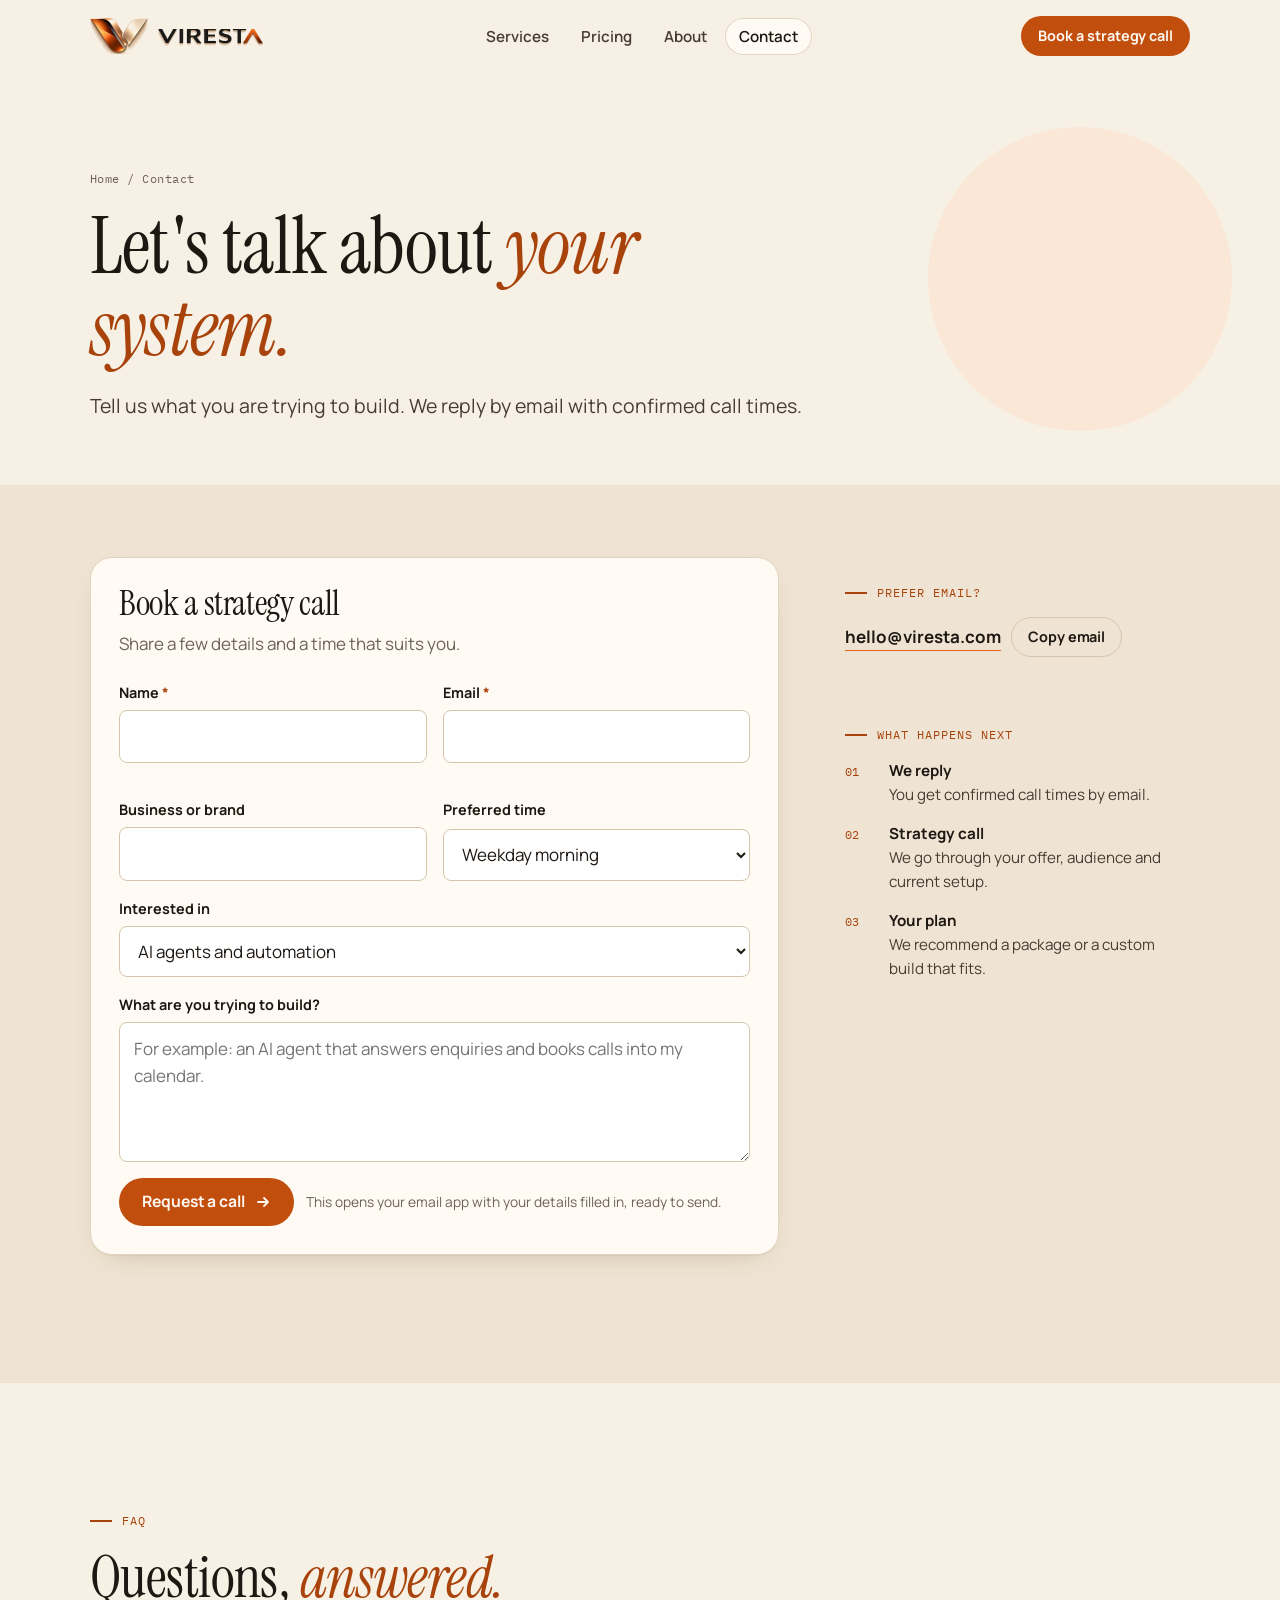
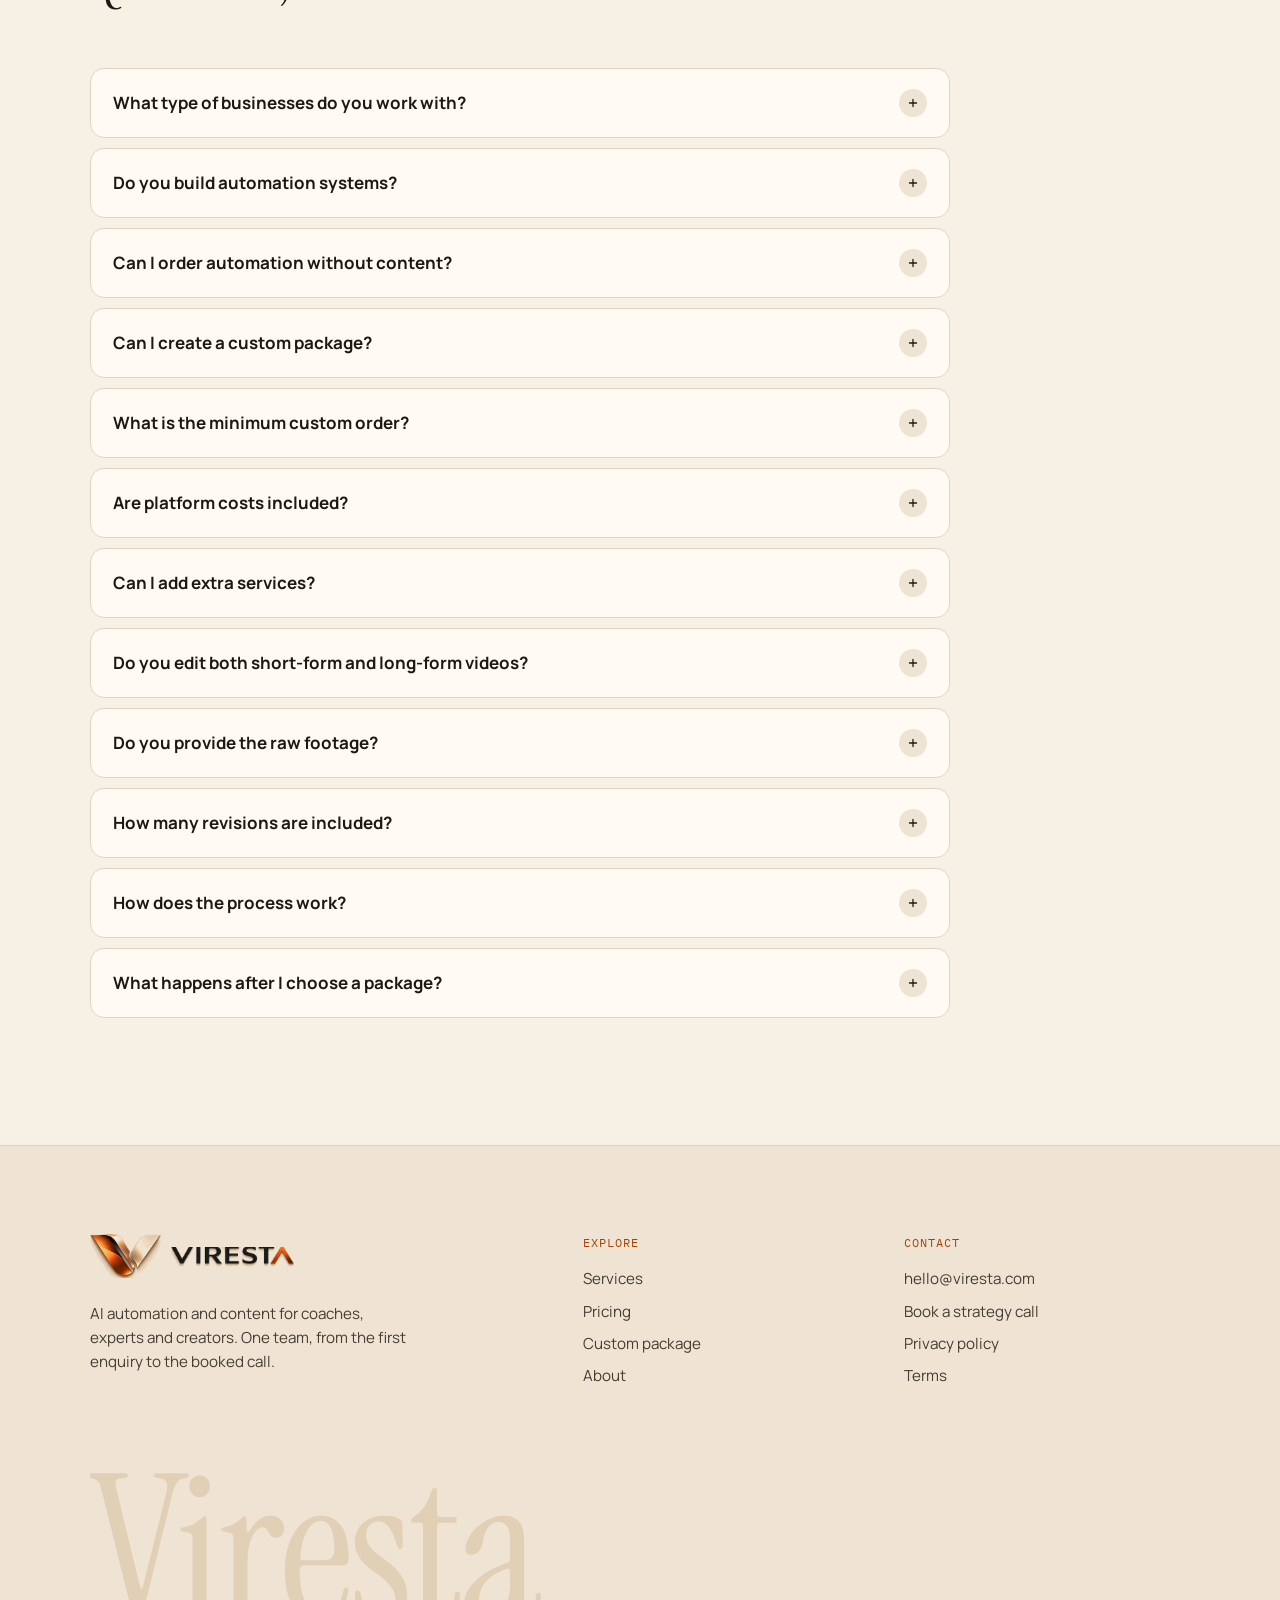
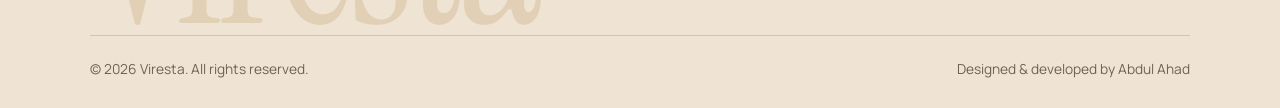
<file: contact.html>
<!doctype html>
<html lang="en">
<head>
<meta charset="utf-8">
<meta name="viewport" content="width=device-width, initial-scale=1, viewport-fit=cover">
<title>Contact | Viresta AI Automation Agency</title>
<meta name="description" content="Book a strategy call with Viresta. Tell us what you want to automate and we reply with confirmed call times.">
<meta name="theme-color" content="#f7f0e5">
<meta name="author" content="Abdul Ahad">
<meta property="og:title" content="Contact | Viresta AI Automation Agency">
<meta property="og:description" content="Book a strategy call with Viresta. Tell us what you want to automate and we reply with confirmed call times.">
<meta property="og:type" content="website">
<meta property="og:image" content="assets/img/og-image.png">
<meta name="twitter:card" content="summary_large_image">
<link rel="icon" type="image/png" href="assets/img/favicon.png">
<link rel="apple-touch-icon" href="assets/img/apple-touch-icon.png">
<link rel="preconnect" href="https://fonts.googleapis.com">
<link rel="preconnect" href="https://fonts.gstatic.com" crossorigin>
<!-- Fonts load without blocking the first paint -->
<link rel="preload" as="style" href="https://fonts.googleapis.com/css2?family=Instrument+Serif:ital@0;1&family=Manrope:wght@400..800&family=IBM+Plex+Mono&display=swap">
<link rel="stylesheet" href="https://fonts.googleapis.com/css2?family=Instrument+Serif:ital@0;1&family=Manrope:wght@400..800&family=IBM+Plex+Mono&display=swap" media="print" onload="this.media='all'">
<noscript><link rel="stylesheet" href="https://fonts.googleapis.com/css2?family=Instrument+Serif:ital@0;1&family=Manrope:wght@400..800&family=IBM+Plex+Mono&display=swap"></noscript>
<link rel="preload" as="image" href="assets/img/logo-mark.webp" type="image/webp">
<link rel="stylesheet" href="assets/css/style.css">
<script>document.documentElement.classList.add("js");</script>
</head>
<body data-page="contact">
<a class="skip" href="#main">Skip to content</a>
<header class="site-header" id="top">
  <div class="wrap nav">
    <a class="brand" href="index.html" aria-label="Viresta home">
      <img class="brand-v" src="assets/img/logo-mark.webp" alt="" width="58" height="36" fetchpriority="high" decoding="async">
      <img class="brand-word" src="assets/img/logo-word.webp" alt="Viresta" width="105" height="17" decoding="async">
    </a>
    <nav aria-label="Main">
      <ul class="nav-links" style="list-style:none;margin:0;padding:0">
        <li><a href="services.html" data-nav="services">Services</a></li>
        <li><a href="pricing.html" data-nav="pricing">Pricing</a></li>
        <li><a href="about.html" data-nav="about">About</a></li>
        <li><a href="contact.html" data-nav="contact" aria-current="page">Contact</a></li>
      </ul>
    </nav>
    <div class="nav-cta"><a class="btn btn--primary btn--sm" href="contact.html">Book a strategy call</a></div>
    <button class="nav-toggle" type="button" aria-label="Open menu" aria-expanded="false" aria-controls="mobile-menu"><span></span></button>
  </div>
  <div class="mobile-menu" id="mobile-menu">
    <ul>
      <li><a href="index.html">Home</a></li>
      <li><a href="services.html">Services</a></li>
      <li><a href="pricing.html">Pricing</a></li>
      <li><a href="about.html">About</a></li>
      <li><a href="contact.html">Contact</a></li>
      <li><a class="btn btn--primary" href="contact.html">Book a strategy call</a></li>
    </ul>
  </div>
</header>
<main id="main">
  <section class="page-head">
    <div class="wrap">
      <p class="crumbs"><a href="index.html">Home</a> / Contact</p>
      <h1 class="reveal">Let's talk about <em class="accent">your system.</em></h1>
      <p class="lead reveal d1">Tell us what you are trying to build. We reply by email with confirmed call times.</p>
    </div>
    <svg class="deco" viewBox="0 0 300 300" aria-hidden="true">
      <circle cx="150" cy="150" r="120" fill="#fbe7d6"/>
      <g class="il-bubble"><rect x="70" y="86" width="120" height="40" rx="20" fill="#fffaf3" stroke="#d6c5ad"/><rect x="90" y="103" width="70" height="6" rx="3" fill="#d6c5ad"/></g>
      <g class="il-bubble b2"><rect x="110" y="138" width="120" height="40" rx="20" fill="#c24e0e"/><rect x="130" y="155" width="80" height="6" rx="3" fill="#fff8f0"/></g>
      <g class="il-bubble b3"><rect x="70" y="190" width="70" height="36" rx="18" fill="#fffaf3" stroke="#d6c5ad"/><g fill="#e8641b"><circle class="typing-dot" cx="92" cy="208" r="4"/><circle class="typing-dot" cx="105" cy="208" r="4"/><circle class="typing-dot" cx="118" cy="208" r="4"/></g></g>
    </svg>
  </section>

  <section class="section section--alt" style="padding-top:clamp(48px,6vw,72px)">
    <div class="wrap contact-grid">
      <div class="panel reveal">
        <h2 style="font-size:2.2rem;margin-bottom:8px">Book a strategy call</h2>
        <p class="muted" style="margin-bottom:24px">Share a few details and a time that suits you.</p>
        <form class="form" id="contact-form" novalidate>
          <div class="row-2">
            <div class="field">
              <label for="c-name">Name <span class="req">*</span></label>
              <input id="c-name" name="name" autocomplete="name" required>
              <span class="err" id="e-c-name"></span>
            </div>
            <div class="field">
              <label for="c-email">Email <span class="req">*</span></label>
              <input id="c-email" name="email" type="email" autocomplete="email" required>
              <span class="err" id="e-c-email"></span>
            </div>
          </div>
          <div class="row-2">
            <div class="field">
              <label for="c-biz">Business or brand</label>
              <input id="c-biz" name="business" autocomplete="organization">
            </div>
            <div class="field">
              <label for="c-time">Preferred time</label>
              <select id="c-time" name="time">
                <option>Weekday morning</option>
                <option>Weekday afternoon</option>
                <option>Weekday evening</option>
                <option>Weekend</option>
              </select>
            </div>
          </div>
          <div class="field">
            <label for="c-int">Interested in</label>
            <select id="c-int" name="interest">
              <option>AI agents and automation</option>
              <option>Content production</option>
              <option>Social media management</option>
              <option>A monthly package</option>
              <option>A custom package</option>
              <option>A mix of these</option>
            </select>
          </div>
          <div class="field">
            <label for="c-msg">What are you trying to build?</label>
            <textarea id="c-msg" name="message" placeholder="For example: an AI agent that answers enquiries and books calls into my calendar."></textarea>
          </div>
          <div class="btn-row" style="align-items:center">
            <button class="btn btn--primary" type="submit">Request a call
              <svg viewBox="0 0 16 16" aria-hidden="true"><path d="M3 8h10M9 4l4 4-4 4" fill="none" stroke="currentColor" stroke-width="1.8" stroke-linecap="round" stroke-linejoin="round"/></svg></button>
            <p class="form-note">This opens your email app with your details filled in, ready to send.</p>
          </div>
        </form>
      </div>

      <div>
        <div class="aside-card reveal d1">
          <span class="eyebrow">Prefer email?</span>
          <div class="email-row">
            <a href="mailto:hello@viresta.com">hello@viresta.com</a>
            <button class="btn btn--ghost btn--sm" type="button" data-copy="hello@viresta.com">Copy email</button>
          </div>
        </div>
        <div class="aside-card reveal d2">
          <span class="eyebrow">What happens next</span>
          <ol class="mini-steps">
            <li><div><b>We reply</b>You get confirmed call times by email.</div></li>
            <li><div><b>Strategy call</b>We go through your offer, audience and current setup.</div></li>
            <li><div><b>Your plan</b>We recommend a package or a custom build that fits.</div></li>
          </ol>
        </div>
      </div>
    </div>
  </section>

  <section class="section" id="faq">
    <div class="wrap">
      <div class="head">
        <span class="eyebrow reveal">FAQ</span>
        <h2 class="reveal d1">Questions, <em class="accent">answered.</em></h2>
      </div>
      <div class="faq reveal">
        <details><summary>What type of businesses do you work with?</summary><p>Coaches, experts, creators and coaching businesses that sell their knowledge, such as business, health, performance and course coaches.</p></details>
        <details><summary>Do you build automation systems?</summary><p>Yes. We build CRMs, pipelines, funnels, landing pages, forms, calendars, AI voice and conversation agents, and the email, SMS and WhatsApp follow-up that connects them.</p></details>
        <details><summary>Can I order automation without content?</summary><p>Yes. Use the custom package builder to choose only the systems you want. Custom orders start at $750.</p></details>
        <details><summary>Can I create a custom package?</summary><p>Yes. Use the custom package builder to pick the exact systems and content you want. The total updates as you add items.</p></details>
        <details><summary>What is the minimum custom order?</summary><p>Custom orders start at $750.</p></details>
        <details><summary>Are platform costs included?</summary><p>No. Third-party platform, messaging and AI usage costs are billed separately by those providers where they apply.</p></details>
        <details><summary>Can I add extra services?</summary><p>Yes. Add-ons such as extra videos, hooks, thumbnails, carousels, landing pages and workflows can be added to any package. All prices are listed on the Pricing page.</p></details>
        <details><summary>Do you edit both short-form and long-form videos?</summary><p>Yes. We edit Reels and Shorts as well as long-form videos and podcasts, and we can cut short clips from your long-form content.</p></details>
        <details><summary>Do you provide the raw footage?</summary><p>No. You supply the raw footage, and we edit it. We work with the files you share in your project brief.</p></details>
        <details><summary>How many revisions are included?</summary><p>Packages include 1 revision round per asset. Extra revisions can be discussed on your strategy call.</p></details>
        <details><summary>How does the process work?</summary><p>We start with a strategy call, then build your systems, create your content, and review and improve everything every month.</p></details>
        <details><summary>What happens after I choose a package?</summary><p>You fill in a short project brief with your business details, tool access, references, brand guidelines, files and deadline so we can start.</p></details>
      </div>
    </div>
  </section>
</main>
<footer class="site-footer">
  <div class="wrap">
    <div class="foot-grid">
      <div>
        <a class="brand" href="index.html" aria-label="Viresta home">
          <img class="brand-v" src="assets/img/logo-mark.webp" alt="" width="58" height="36" loading="lazy" decoding="async">
      <img class="brand-word" src="assets/img/logo-word.webp" alt="Viresta" width="105" height="17" loading="lazy" decoding="async">
        </a>
        <p class="foot-tag">AI automation and content for coaches, experts and creators. One team, from the first enquiry to the booked call.</p>
      </div>
      <div>
        <p class="foot-h">Explore</p>
        <ul class="foot-links">
          <li><a href="services.html">Services</a></li>
          <li><a href="pricing.html">Pricing</a></li>
          <li><a href="pricing.html#builder">Custom package</a></li>
          <li><a href="about.html">About</a></li>
        </ul>
      </div>
      <div>
        <p class="foot-h">Contact</p>
        <ul class="foot-links">
          <li><a href="mailto:hello@viresta.com">hello@viresta.com</a></li>
          <li><a href="contact.html">Book a strategy call</a></li>
          <li><a href="privacy.html">Privacy policy</a></li>
          <li><a href="terms.html">Terms</a></li>
        </ul>
      </div>
    </div>
    <div class="foot-big" aria-hidden="true">Viresta</div>
    <div class="foot-bottom">
      <span>© <span data-year>2026</span> Viresta. All rights reserved.</span>
      <span>Designed &amp; developed by Abdul Ahad</span>
    </div>
  </div>
</footer>
<div class="toast" id="toast" role="status" aria-live="polite"></div>
<script src="assets/js/main.js" defer></script>
</body>
</html>
</file>
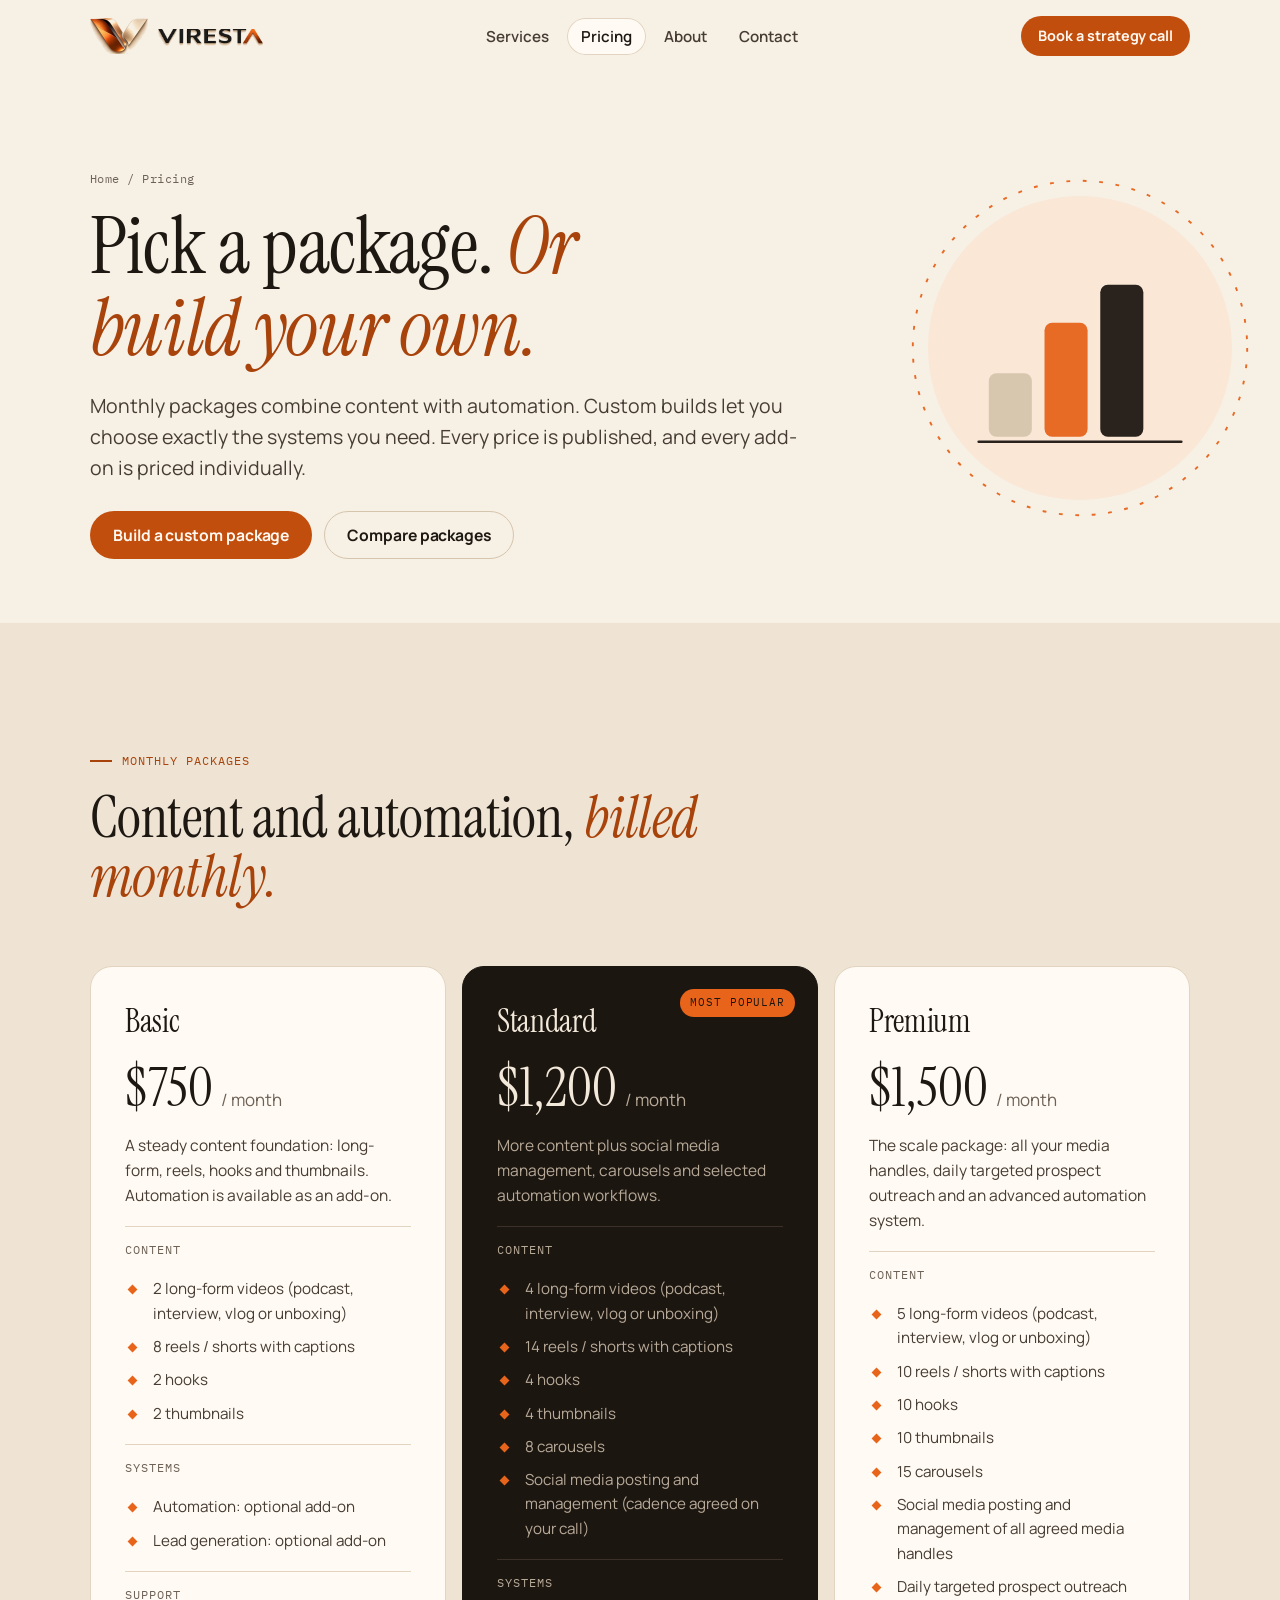
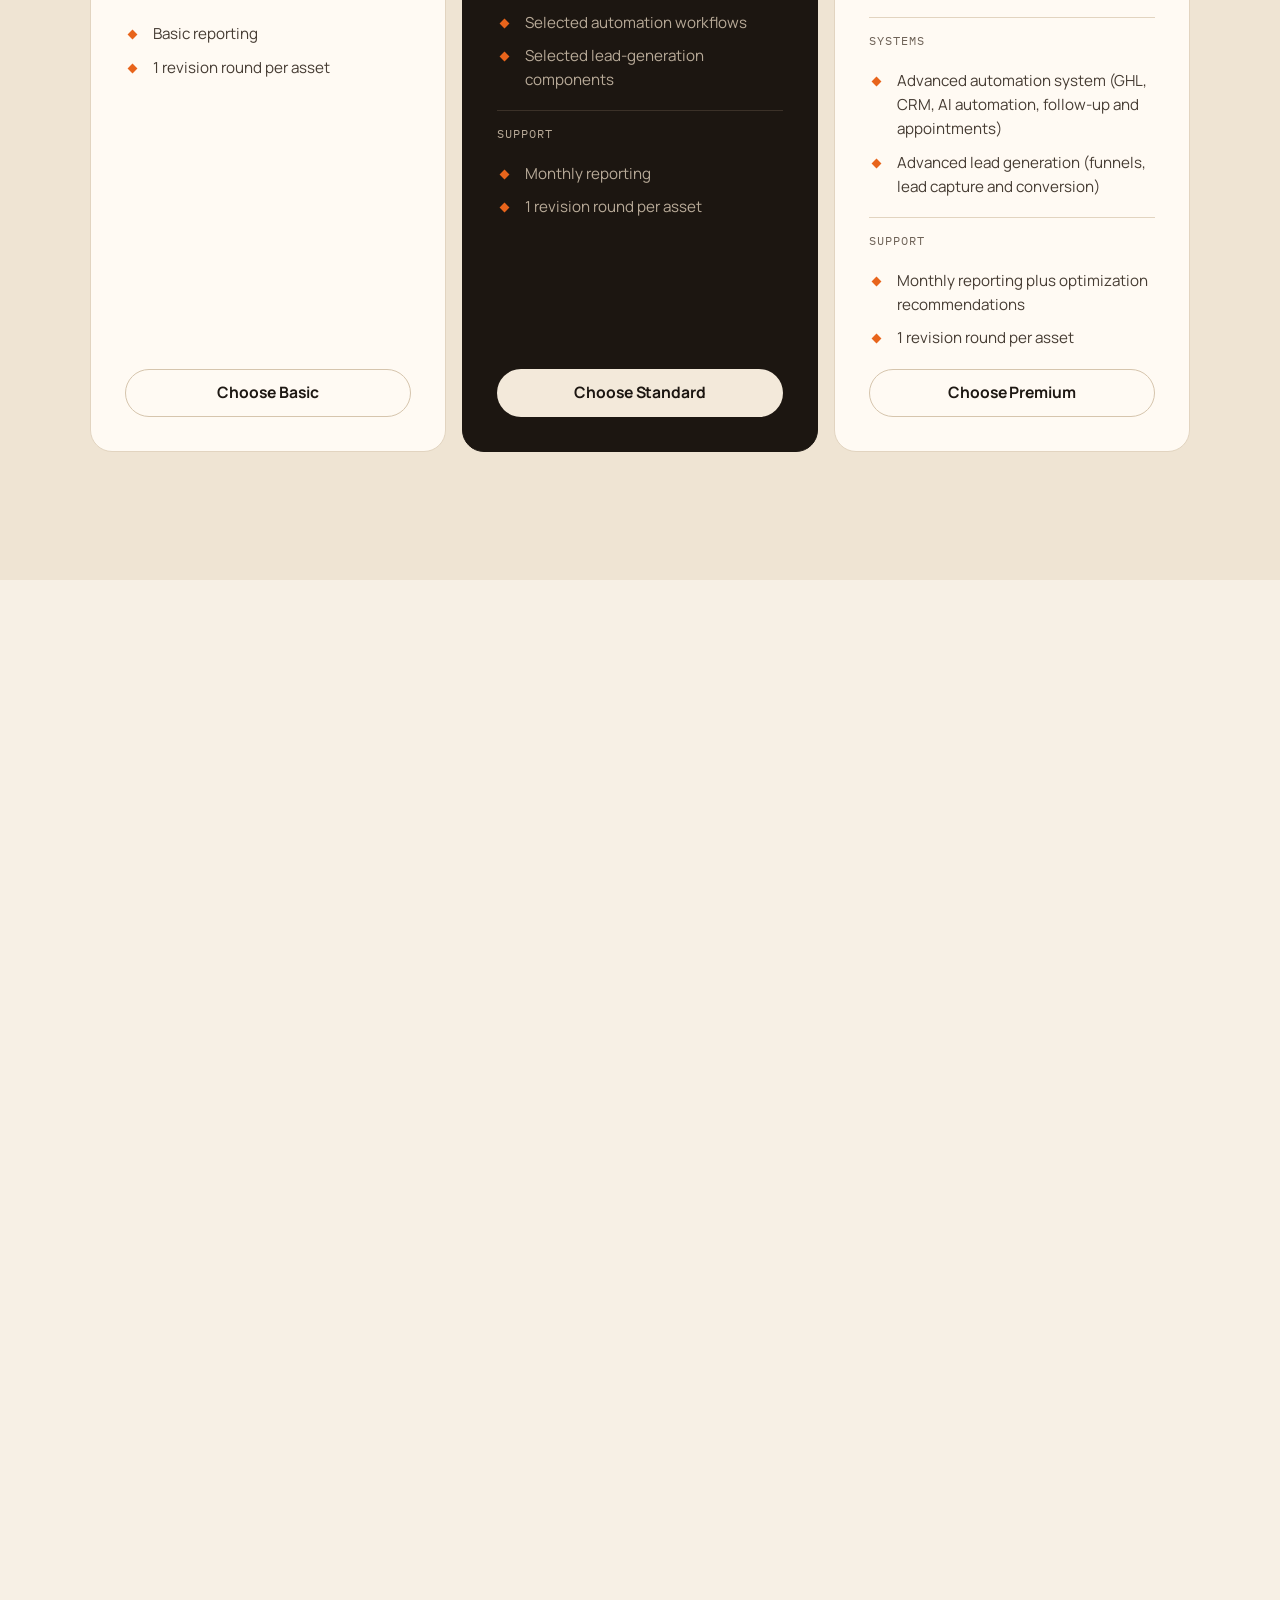
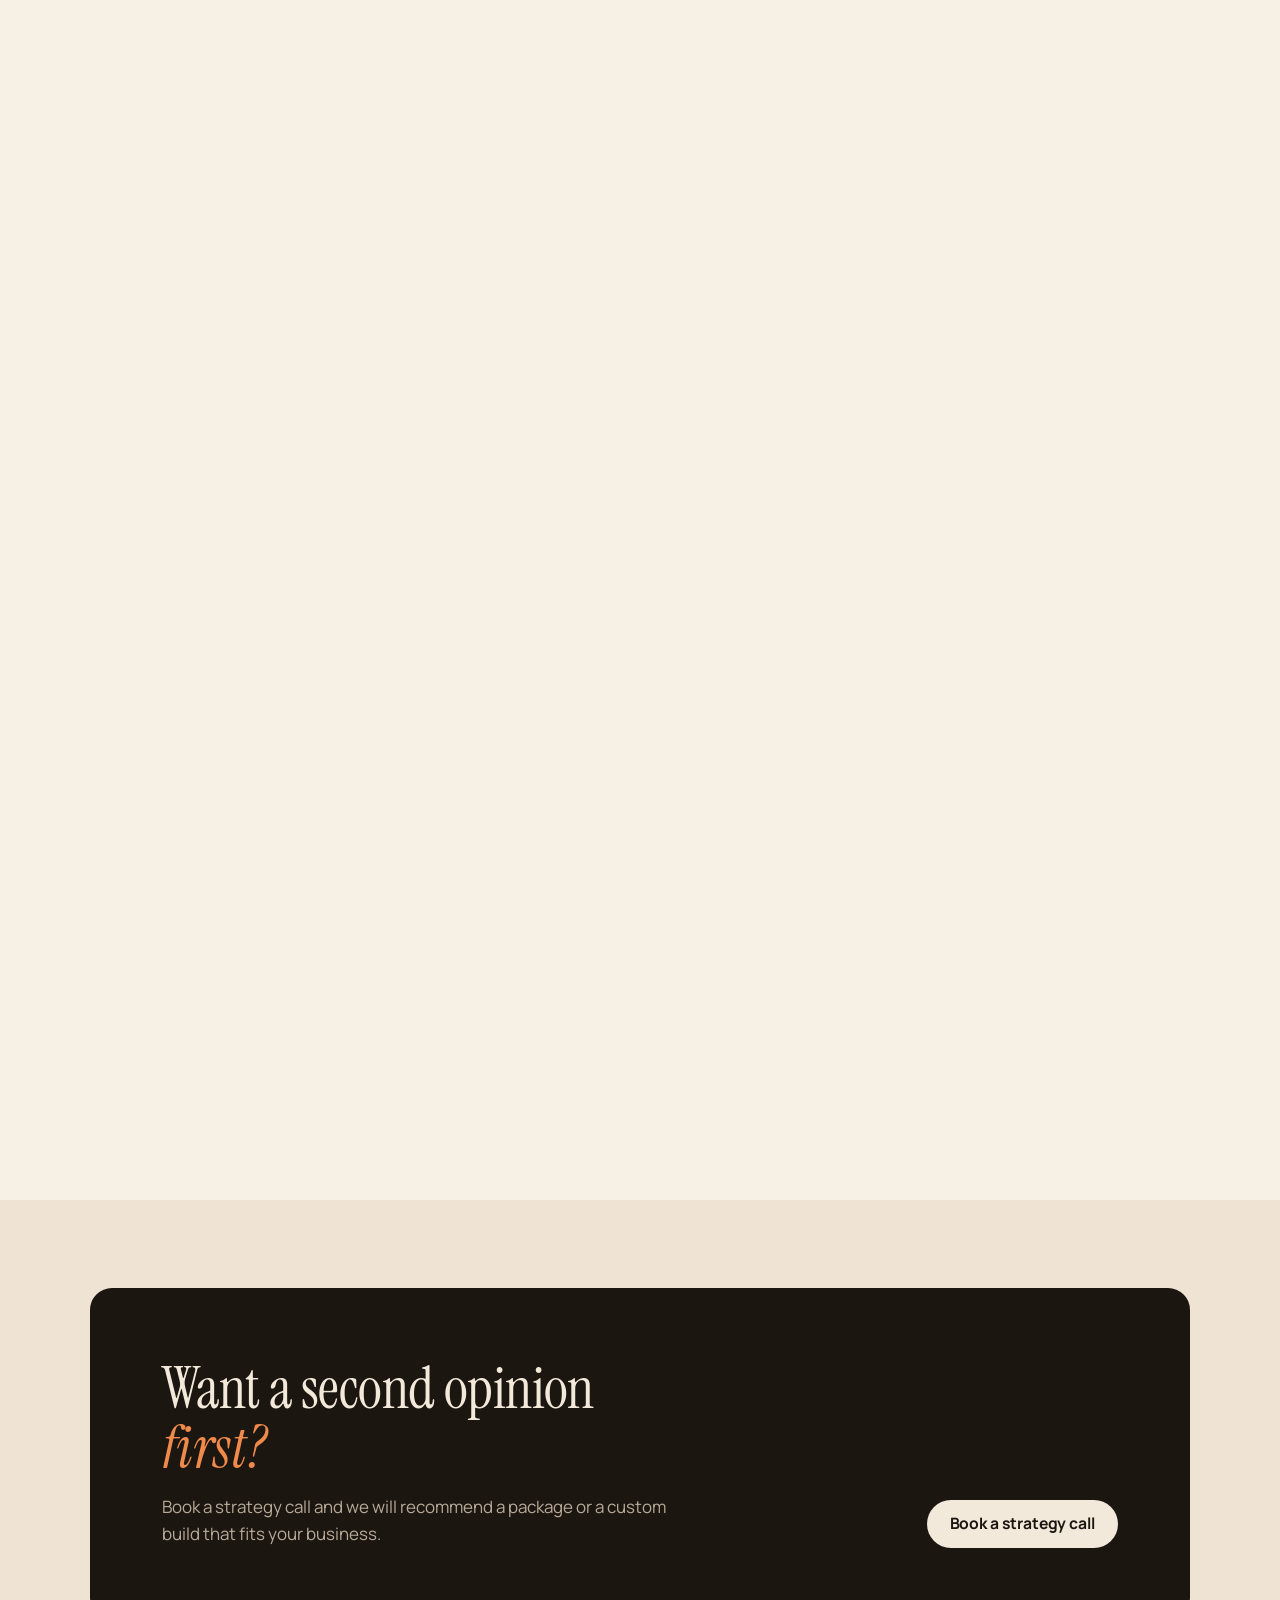
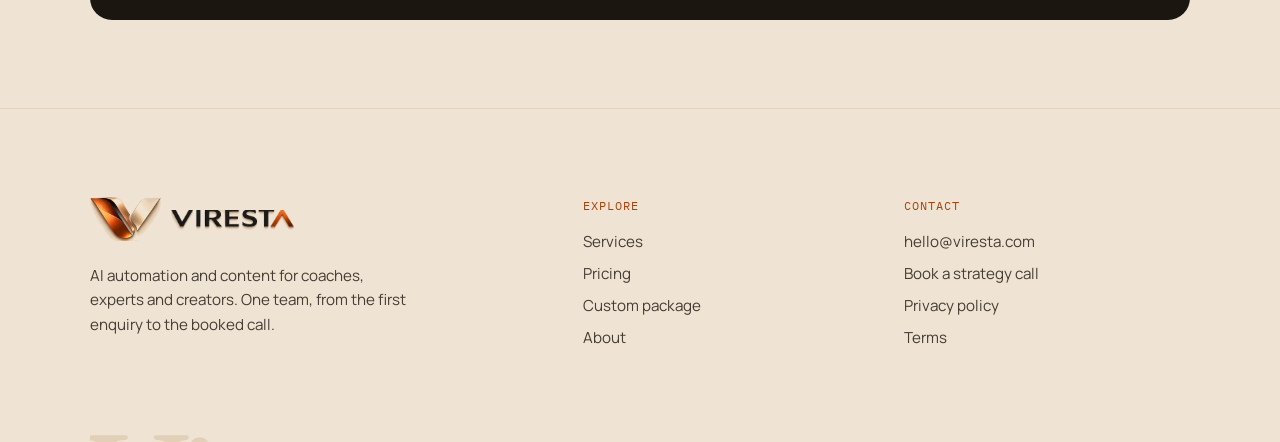
<file: pricing.html>
<!doctype html>
<html lang="en">
<head>
<meta charset="utf-8">
<meta name="viewport" content="width=device-width, initial-scale=1, viewport-fit=cover">
<title>Pricing | Viresta AI Automation Agency</title>
<meta name="description" content="Published pricing for Viresta's monthly packages, add-ons and custom automation builds. Custom orders start at $750.">
<meta name="theme-color" content="#f7f0e5">
<meta name="author" content="Abdul Ahad">
<meta property="og:title" content="Pricing | Viresta AI Automation Agency">
<meta property="og:description" content="Published pricing for Viresta's monthly packages, add-ons and custom automation builds. Custom orders start at $750.">
<meta property="og:type" content="website">
<meta property="og:image" content="assets/img/og-image.png">
<meta name="twitter:card" content="summary_large_image">
<link rel="icon" type="image/png" href="assets/img/favicon.png">
<link rel="apple-touch-icon" href="assets/img/apple-touch-icon.png">
<link rel="preconnect" href="https://fonts.googleapis.com">
<link rel="preconnect" href="https://fonts.gstatic.com" crossorigin>
<!-- Fonts load without blocking the first paint -->
<link rel="preload" as="style" href="https://fonts.googleapis.com/css2?family=Instrument+Serif:ital@0;1&family=Manrope:wght@400..800&family=IBM+Plex+Mono&display=swap">
<link rel="stylesheet" href="https://fonts.googleapis.com/css2?family=Instrument+Serif:ital@0;1&family=Manrope:wght@400..800&family=IBM+Plex+Mono&display=swap" media="print" onload="this.media='all'">
<noscript><link rel="stylesheet" href="https://fonts.googleapis.com/css2?family=Instrument+Serif:ital@0;1&family=Manrope:wght@400..800&family=IBM+Plex+Mono&display=swap"></noscript>
<link rel="preload" as="image" href="assets/img/logo-mark.webp" type="image/webp">
<link rel="stylesheet" href="assets/css/style.css">
<script>document.documentElement.classList.add("js");</script>
</head>
<body data-page="pricing">
<a class="skip" href="#main">Skip to content</a>
<header class="site-header" id="top">
  <div class="wrap nav">
    <a class="brand" href="index.html" aria-label="Viresta home">
      <img class="brand-v" src="assets/img/logo-mark.webp" alt="" width="58" height="36" fetchpriority="high" decoding="async">
      <img class="brand-word" src="assets/img/logo-word.webp" alt="Viresta" width="105" height="17" decoding="async">
    </a>
    <nav aria-label="Main">
      <ul class="nav-links" style="list-style:none;margin:0;padding:0">
        <li><a href="services.html" data-nav="services">Services</a></li>
        <li><a href="pricing.html" data-nav="pricing" aria-current="page">Pricing</a></li>
        <li><a href="about.html" data-nav="about">About</a></li>
        <li><a href="contact.html" data-nav="contact">Contact</a></li>
      </ul>
    </nav>
    <div class="nav-cta"><a class="btn btn--primary btn--sm" href="contact.html">Book a strategy call</a></div>
    <button class="nav-toggle" type="button" aria-label="Open menu" aria-expanded="false" aria-controls="mobile-menu"><span></span></button>
  </div>
  <div class="mobile-menu" id="mobile-menu">
    <ul>
      <li><a href="index.html">Home</a></li>
      <li><a href="services.html">Services</a></li>
      <li><a href="pricing.html">Pricing</a></li>
      <li><a href="about.html">About</a></li>
      <li><a href="contact.html">Contact</a></li>
      <li><a class="btn btn--primary" href="contact.html">Book a strategy call</a></li>
    </ul>
  </div>
</header>
<main id="main">
  <section class="page-head">
    <div class="wrap">
      <p class="crumbs"><a href="index.html">Home</a> / Pricing</p>
      <h1 class="reveal">Pick a package. <em class="accent">Or build your own.</em></h1>
      <p class="lead reveal d1">Monthly packages combine content with automation. Custom builds let you choose exactly the systems you need. Every price is published, and every add-on is priced individually.</p>
      <div class="btn-row reveal d2" style="margin-top:28px">
        <a class="btn btn--primary" href="#builder">Build a custom package</a>
        <a class="btn btn--ghost" href="#packages">Compare packages</a>
      </div>
    </div>
    <svg class="deco" viewBox="0 0 300 300" aria-hidden="true">
      <circle cx="150" cy="150" r="120" fill="#fbe7d6"/>
      <g><rect x="78" y="170" width="34" height="50" rx="6" fill="#d6c5ad" class="il-bar"/><rect x="122" y="130" width="34" height="90" rx="6" fill="#e8641b" class="il-bar d2"/><rect x="166" y="100" width="34" height="120" rx="6" fill="#1e1813" class="il-bar d3"/></g>
      <path d="M70 224h160" stroke="#1e1813" stroke-width="2" stroke-linecap="round"/>
      <g class="il-spin" style="animation-duration:24s"><circle cx="150" cy="150" r="132" fill="none" stroke="#e8641b" stroke-width="1.5" stroke-dasharray="3 10"/></g>
    </svg>
  </section>

  <!-- ============ Packages ============ -->
  <section class="section section--alt" id="packages">
    <div class="wrap">
      <div class="head">
        <span class="eyebrow reveal">Monthly packages</span>
        <h2 class="reveal d1">Content and automation, <em class="accent">billed monthly.</em></h2>
      </div>
      <div class="plans">
        <article class="plan reveal">
          <h3>Basic</h3>
          <div class="price"><b>$750</b><span>/ month</span></div>
          <p class="plan-blurb">A steady content foundation: long-form, reels, hooks and thumbnails. Automation is available as an add-on.</p>
          <p class="plan-group">Content</p>
          <ul>
            <li>2 long-form videos (podcast, interview, vlog or unboxing)</li>
            <li>8 reels / shorts with captions</li>
            <li>2 hooks</li>
            <li>2 thumbnails</li>
          </ul>
          <p class="plan-group">Systems</p>
          <ul>
            <li>Automation: optional add-on</li>
            <li>Lead generation: optional add-on</li>
          </ul>
          <p class="plan-group">Support</p>
          <ul>
            <li>Basic reporting</li>
            <li>1 revision round per asset</li>
          </ul>
          <a class="btn btn--ghost" href="contact.html?package=Basic">Choose Basic</a>
        </article>

        <article class="plan plan--pop reveal d1">
          <span class="plan-badge">Most popular</span>
          <h3>Standard</h3>
          <div class="price"><b>$1,200</b><span>/ month</span></div>
          <p class="plan-blurb">More content plus social media management, carousels and selected automation workflows.</p>
          <p class="plan-group">Content</p>
          <ul>
            <li>4 long-form videos (podcast, interview, vlog or unboxing)</li>
            <li>14 reels / shorts with captions</li>
            <li>4 hooks</li>
            <li>4 thumbnails</li>
            <li>8 carousels</li>
            <li>Social media posting and management (cadence agreed on your call)</li>
          </ul>
          <p class="plan-group">Systems</p>
          <ul>
            <li>Selected automation workflows</li>
            <li>Selected lead-generation components</li>
          </ul>
          <p class="plan-group">Support</p>
          <ul>
            <li>Monthly reporting</li>
            <li>1 revision round per asset</li>
          </ul>
          <a class="btn btn--light" href="contact.html?package=Standard">Choose Standard</a>
        </article>

        <article class="plan reveal d2">
          <h3>Premium</h3>
          <div class="price"><b>$1,500</b><span>/ month</span></div>
          <p class="plan-blurb">The scale package: all your media handles, daily targeted prospect outreach and an advanced automation system.</p>
          <p class="plan-group">Content</p>
          <ul>
            <li>5 long-form videos (podcast, interview, vlog or unboxing)</li>
            <li>10 reels / shorts with captions</li>
            <li>10 hooks</li>
            <li>10 thumbnails</li>
            <li>15 carousels</li>
            <li>Social media posting and management of all agreed media handles</li>
            <li>Daily targeted prospect outreach</li>
          </ul>
          <p class="plan-group">Systems</p>
          <ul>
            <li>Advanced automation system (GHL, CRM, AI automation, follow-up and appointments)</li>
            <li>Advanced lead generation (funnels, lead capture and conversion)</li>
          </ul>
          <p class="plan-group">Support</p>
          <ul>
            <li>Monthly reporting plus optimization recommendations</li>
            <li>1 revision round per asset</li>
          </ul>
          <a class="btn btn--ghost" href="contact.html?package=Premium">Choose Premium</a>
        </article>
      </div>
    </div>
  </section>

  <!-- ============ Comparison ============ -->
  <section class="section">
    <div class="wrap">
      <div class="head">
        <span class="eyebrow reveal">Side by side</span>
        <h2 class="reveal d1">Compare packages</h2>
      </div>
      <div class="table-wrap reveal">
        <table class="compare-table">
          <thead><tr><th scope="col"><span class="sr-only">Feature</span></th><th scope="col">Basic</th><th scope="col">Standard</th><th scope="col">Premium</th></tr></thead>
          <tbody>
            <tr><th scope="row">Monthly price</th><td>$750</td><td>$1,200</td><td>$1,500</td></tr>
            <tr class="grp"><th colspan="4" scope="rowgroup">Content</th></tr>
            <tr><th scope="row">Long-form videos</th><td>2</td><td>4</td><td>5</td></tr>
            <tr><th scope="row">Reels / shorts with captions</th><td>8</td><td>14</td><td>10</td></tr>
            <tr><th scope="row">Hooks</th><td>2</td><td>4</td><td>10</td></tr>
            <tr><th scope="row">Thumbnails</th><td>2</td><td>4</td><td>10</td></tr>
            <tr><th scope="row">Carousels</th><td class="no">Not included</td><td>8</td><td>15</td></tr>
            <tr class="grp"><th colspan="4" scope="rowgroup">Social and growth</th></tr>
            <tr><th scope="row">Social media posting and management</th><td class="no">Not included</td><td>Included</td><td>Included</td></tr>
            <tr><th scope="row">All media handles managed</th><td class="no">Not included</td><td class="no">Not included</td><td>Included</td></tr>
            <tr><th scope="row">Daily targeted prospect outreach</th><td class="no">Not included</td><td class="no">Not included</td><td>Included</td></tr>
            <tr class="grp"><th colspan="4" scope="rowgroup">Systems</th></tr>
            <tr><th scope="row">Automation</th><td>Optional add-on</td><td>Selected workflows</td><td>Advanced system</td></tr>
            <tr><th scope="row">Lead generation</th><td>Optional add-on</td><td>Selected components</td><td>Advanced system</td></tr>
            <tr class="grp"><th colspan="4" scope="rowgroup">Support</th></tr>
            <tr><th scope="row">Reporting</th><td>Basic</td><td>Monthly</td><td>Monthly + optimization</td></tr>
            <tr><th scope="row">Revisions</th><td>1 round per asset</td><td>1 round per asset</td><td>1 round per asset</td></tr>
          </tbody>
        </table>
      </div>
    </div>
  </section>

  <!-- ============ Add-ons ============ -->
  <section class="section section--alt">
    <div class="wrap">
      <div class="head head--split">
        <div>
          <span class="eyebrow reveal">Add-ons</span>
          <h2 class="reveal d1" style="margin-top:16px">Add to any package</h2>
        </div>
        <p class="reveal d2">Prices are one-time per item. Third-party platform, messaging and AI usage costs are billed separately by those providers where they apply.</p>
      </div>
      <div class="addons" id="addons"></div>
    </div>
  </section>

  <!-- ============ Builder ============ -->
  <section class="section" id="builder">
    <div class="wrap">
      <div class="head head--split">
        <div>
          <span class="eyebrow reveal">Custom package</span>
          <h2 class="reveal d1" style="margin-top:16px">Build exactly <em class="accent">what you need.</em></h2>
        </div>
        <p class="lead reveal d2">Choose automation, content, social media or any mix. The total updates as you go. Custom orders start at $750.</p>
      </div>

      <div class="builder">
        <div>
          <div class="b-tabs" role="tablist" aria-label="Service categories">
            <button class="b-tab" role="tab" id="tab-systems" aria-controls="panel-systems" aria-selected="true">Automation and AI</button>
            <button class="b-tab" role="tab" id="tab-content" aria-controls="panel-content" aria-selected="false" tabindex="-1">Content</button>
            <button class="b-tab" role="tab" id="tab-social" aria-controls="panel-social" aria-selected="false" tabindex="-1">Social media</button>
          </div>
          <div class="b-panel" role="tabpanel" id="panel-systems" aria-labelledby="tab-systems"><div class="b-list" data-list="systems"></div></div>
          <div class="b-panel" role="tabpanel" id="panel-content" aria-labelledby="tab-content" hidden><div class="b-list" data-list="content"></div></div>
          <div class="b-panel" role="tabpanel" id="panel-social" aria-labelledby="tab-social" hidden>
            <div class="b-social">
              <div>
                <h3 style="margin-bottom:4px">Platform management</h3>
                <p class="small muted">$150 per platform per month at 3 posts a week. Higher frequencies scale the price.</p>
              </div>
              <div class="chips" id="sm-platforms" role="group" aria-label="Platforms"></div>
              <div class="field" style="max-width:260px">
                <label for="sm-freq">Posting frequency</label>
                <select id="sm-freq"></select>
              </div>
            </div>
            <div class="b-list" data-list="social"></div>
          </div>
          <noscript><p class="muted" style="margin-top:16px">The package builder needs JavaScript. You can also email <a href="mailto:hello@viresta.com">hello@viresta.com</a> with the items you want.</p></noscript>
        </div>

        <aside class="summary" aria-label="Your order">
          <h3>Your selection</h3>
          <ul class="summary-list" id="sum-list"></ul>
          <p class="summary-empty" id="sum-empty">Nothing selected yet. Add items on the left.</p>
          <div class="summary-total"><span>Total</span><b id="sum-total">$0</b></div>
          <div class="meter" aria-hidden="true"><i id="sum-meter"></i></div>
          <p class="note" id="sum-note">Custom orders start at $750.</p>
          <a class="btn btn--primary" id="sum-send" href="contact.html" aria-disabled="true">Request this package</a>
          <button class="clear" type="button" id="sum-clear">Clear selection</button>
        </aside>
      </div>
    </div>
  </section>

  <section class="section--tight section--alt" style="padding-top:clamp(56px,7vw,88px)">
    <div class="wrap">
      <div class="cta-band reveal">
        <div>
          <h2>Want a second opinion <em class="accent">first?</em></h2>
          <p>Book a strategy call and we will recommend a package or a custom build that fits your business.</p>
        </div>
        <div class="btn-row">
          <a class="btn btn--light" href="contact.html">Book a strategy call</a>
        </div>
      </div>
    </div>
  </section>
</main>
<footer class="site-footer">
  <div class="wrap">
    <div class="foot-grid">
      <div>
        <a class="brand" href="index.html" aria-label="Viresta home">
          <img class="brand-v" src="assets/img/logo-mark.webp" alt="" width="58" height="36" loading="lazy" decoding="async">
      <img class="brand-word" src="assets/img/logo-word.webp" alt="Viresta" width="105" height="17" loading="lazy" decoding="async">
        </a>
        <p class="foot-tag">AI automation and content for coaches, experts and creators. One team, from the first enquiry to the booked call.</p>
      </div>
      <div>
        <p class="foot-h">Explore</p>
        <ul class="foot-links">
          <li><a href="services.html">Services</a></li>
          <li><a href="pricing.html">Pricing</a></li>
          <li><a href="pricing.html#builder">Custom package</a></li>
          <li><a href="about.html">About</a></li>
        </ul>
      </div>
      <div>
        <p class="foot-h">Contact</p>
        <ul class="foot-links">
          <li><a href="mailto:hello@viresta.com">hello@viresta.com</a></li>
          <li><a href="contact.html">Book a strategy call</a></li>
          <li><a href="privacy.html">Privacy policy</a></li>
          <li><a href="terms.html">Terms</a></li>
        </ul>
      </div>
    </div>
    <div class="foot-big" aria-hidden="true">Viresta</div>
    <div class="foot-bottom">
      <span>© <span data-year>2026</span> Viresta. All rights reserved.</span>
      <span>Designed &amp; developed by Abdul Ahad</span>
    </div>
  </div>
</footer>
<div class="toast" id="toast" role="status" aria-live="polite"></div>
<script src="assets/js/main.js" defer></script>
</body>
</html>
</file>
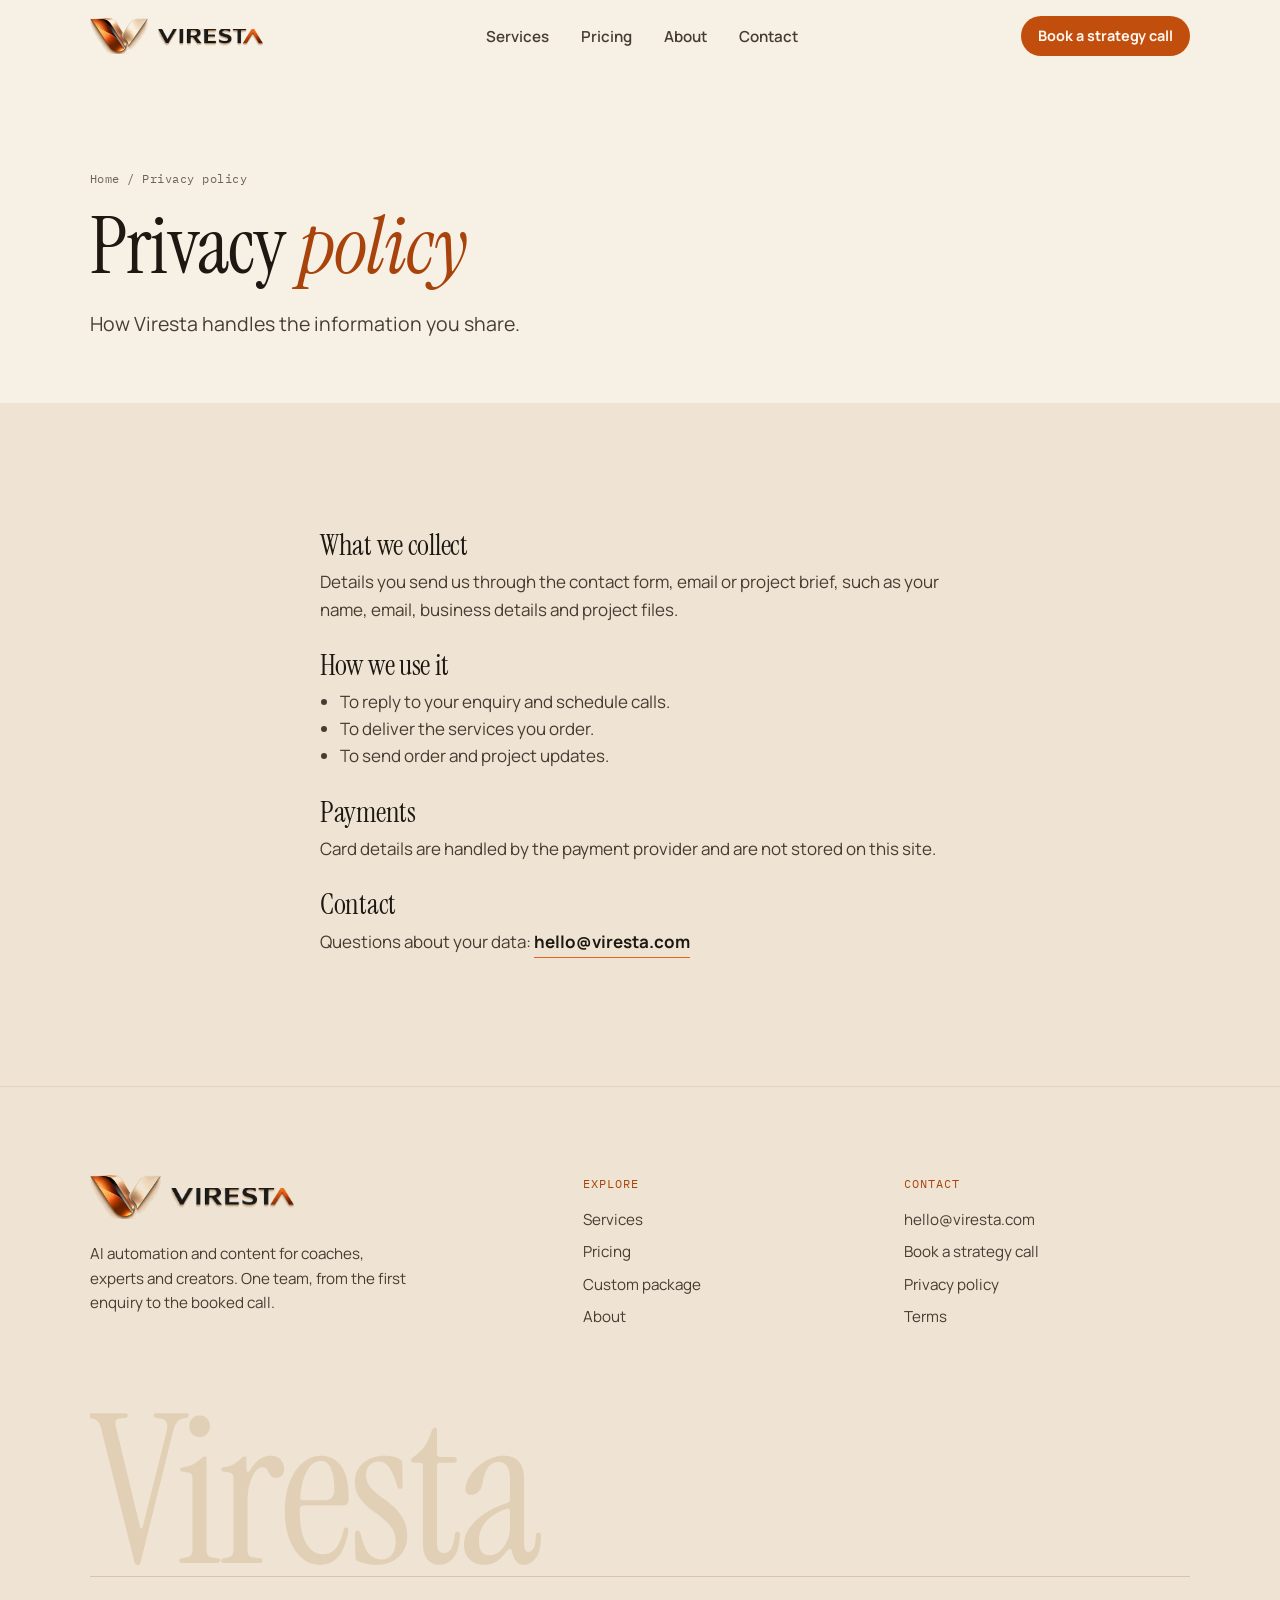
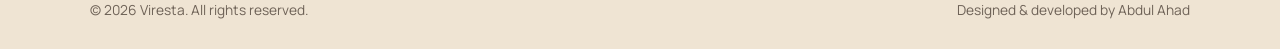
<file: privacy.html>
<!doctype html>
<html lang="en">
<head>
<meta charset="utf-8">
<meta name="viewport" content="width=device-width, initial-scale=1, viewport-fit=cover">
<title>Privacy Policy | Viresta</title>
<meta name="description" content="How Viresta handles the information you share.">
<meta name="theme-color" content="#f7f0e5">
<meta name="author" content="Abdul Ahad">
<meta property="og:title" content="Privacy Policy | Viresta">
<meta property="og:description" content="How Viresta handles the information you share.">
<meta property="og:type" content="website">
<meta property="og:image" content="assets/img/og-image.png">
<meta name="twitter:card" content="summary_large_image">
<link rel="icon" type="image/png" href="assets/img/favicon.png">
<link rel="apple-touch-icon" href="assets/img/apple-touch-icon.png">
<link rel="preconnect" href="https://fonts.googleapis.com">
<link rel="preconnect" href="https://fonts.gstatic.com" crossorigin>
<!-- Fonts load without blocking the first paint -->
<link rel="preload" as="style" href="https://fonts.googleapis.com/css2?family=Instrument+Serif:ital@0;1&family=Manrope:wght@400..800&family=IBM+Plex+Mono&display=swap">
<link rel="stylesheet" href="https://fonts.googleapis.com/css2?family=Instrument+Serif:ital@0;1&family=Manrope:wght@400..800&family=IBM+Plex+Mono&display=swap" media="print" onload="this.media='all'">
<noscript><link rel="stylesheet" href="https://fonts.googleapis.com/css2?family=Instrument+Serif:ital@0;1&family=Manrope:wght@400..800&family=IBM+Plex+Mono&display=swap"></noscript>
<link rel="preload" as="image" href="assets/img/logo-mark.webp" type="image/webp">
<link rel="stylesheet" href="assets/css/style.css">
<script>document.documentElement.classList.add("js");</script>
</head>
<body data-page="privacy">
<a class="skip" href="#main">Skip to content</a>
<header class="site-header" id="top">
  <div class="wrap nav">
    <a class="brand" href="index.html" aria-label="Viresta home">
      <img class="brand-v" src="assets/img/logo-mark.webp" alt="" width="58" height="36" fetchpriority="high" decoding="async">
      <img class="brand-word" src="assets/img/logo-word.webp" alt="Viresta" width="105" height="17" decoding="async">
    </a>
    <nav aria-label="Main">
      <ul class="nav-links" style="list-style:none;margin:0;padding:0">
        <li><a href="services.html" data-nav="services">Services</a></li>
        <li><a href="pricing.html" data-nav="pricing">Pricing</a></li>
        <li><a href="about.html" data-nav="about">About</a></li>
        <li><a href="contact.html" data-nav="contact">Contact</a></li>
      </ul>
    </nav>
    <div class="nav-cta"><a class="btn btn--primary btn--sm" href="contact.html">Book a strategy call</a></div>
    <button class="nav-toggle" type="button" aria-label="Open menu" aria-expanded="false" aria-controls="mobile-menu"><span></span></button>
  </div>
  <div class="mobile-menu" id="mobile-menu">
    <ul>
      <li><a href="index.html">Home</a></li>
      <li><a href="services.html">Services</a></li>
      <li><a href="pricing.html">Pricing</a></li>
      <li><a href="about.html">About</a></li>
      <li><a href="contact.html">Contact</a></li>
      <li><a class="btn btn--primary" href="contact.html">Book a strategy call</a></li>
    </ul>
  </div>
</header>
<!-- Placeholder summary. Replace with your reviewed privacy policy before launch. -->
<main id="main">
  <section class="page-head">
    <div class="wrap">
      <p class="crumbs"><a href="index.html">Home</a> / Privacy policy</p>
      <h1>Privacy <em class="accent">policy</em></h1>
      <p class="lead">How Viresta handles the information you share.</p>
    </div>
  </section>
  <section class="section section--alt">
    <div class="wrap prose">
      <div><h2>What we collect</h2><p>Details you send us through the contact form, email or project brief, such as your name, email, business details and project files.</p></div>
      <div><h2>How we use it</h2><ul><li>To reply to your enquiry and schedule calls.</li><li>To deliver the services you order.</li><li>To send order and project updates.</li></ul></div>
      <div><h2>Payments</h2><p>Card details are handled by the payment provider and are not stored on this site.</p></div>
      <div><h2>Contact</h2><p>Questions about your data: <a class="link-arrow" href="mailto:hello@viresta.com">hello@viresta.com</a></p></div>
    </div>
  </section>
</main>
<footer class="site-footer">
  <div class="wrap">
    <div class="foot-grid">
      <div>
        <a class="brand" href="index.html" aria-label="Viresta home">
          <img class="brand-v" src="assets/img/logo-mark.webp" alt="" width="58" height="36" loading="lazy" decoding="async">
      <img class="brand-word" src="assets/img/logo-word.webp" alt="Viresta" width="105" height="17" loading="lazy" decoding="async">
        </a>
        <p class="foot-tag">AI automation and content for coaches, experts and creators. One team, from the first enquiry to the booked call.</p>
      </div>
      <div>
        <p class="foot-h">Explore</p>
        <ul class="foot-links">
          <li><a href="services.html">Services</a></li>
          <li><a href="pricing.html">Pricing</a></li>
          <li><a href="pricing.html#builder">Custom package</a></li>
          <li><a href="about.html">About</a></li>
        </ul>
      </div>
      <div>
        <p class="foot-h">Contact</p>
        <ul class="foot-links">
          <li><a href="mailto:hello@viresta.com">hello@viresta.com</a></li>
          <li><a href="contact.html">Book a strategy call</a></li>
          <li><a href="privacy.html">Privacy policy</a></li>
          <li><a href="terms.html">Terms</a></li>
        </ul>
      </div>
    </div>
    <div class="foot-big" aria-hidden="true">Viresta</div>
    <div class="foot-bottom">
      <span>© <span data-year>2026</span> Viresta. All rights reserved.</span>
      <span>Designed &amp; developed by Abdul Ahad</span>
    </div>
  </div>
</footer>
<div class="toast" id="toast" role="status" aria-live="polite"></div>
<script src="assets/js/main.js" defer></script>
</body>
</html>
</file>
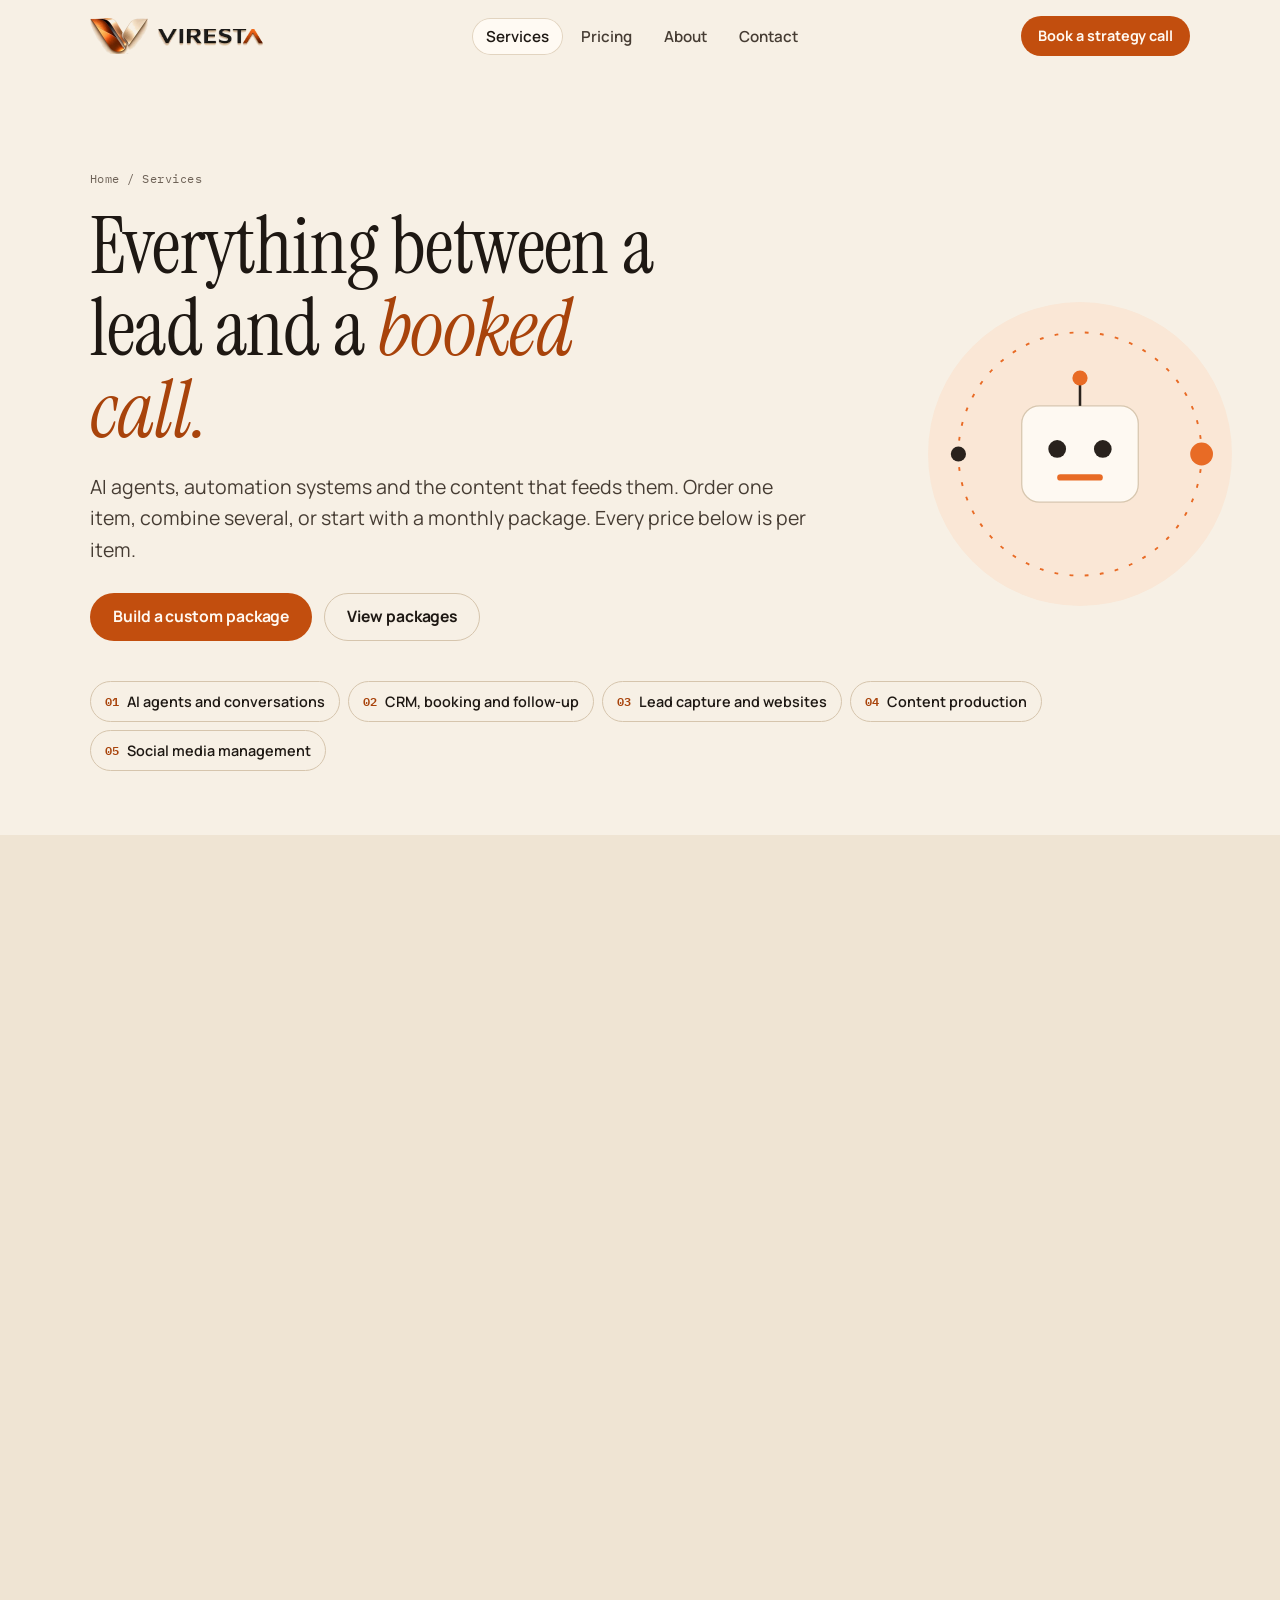
<file: services.html>
<!doctype html>
<html lang="en">
<head>
<meta charset="utf-8">
<meta name="viewport" content="width=device-width, initial-scale=1, viewport-fit=cover">
<title>Services | Viresta AI Automation Agency</title>
<meta name="description" content="AI voice and conversation agents, CRM, booking, follow-up automation, landing pages, content production and social media management, with published prices.">
<meta name="theme-color" content="#f7f0e5">
<meta name="author" content="Abdul Ahad">
<meta property="og:title" content="Services | Viresta AI Automation Agency">
<meta property="og:description" content="AI voice and conversation agents, CRM, booking, follow-up automation, landing pages, content production and social media management, with published prices.">
<meta property="og:type" content="website">
<meta property="og:image" content="assets/img/og-image.png">
<meta name="twitter:card" content="summary_large_image">
<link rel="icon" type="image/png" href="assets/img/favicon.png">
<link rel="apple-touch-icon" href="assets/img/apple-touch-icon.png">
<link rel="preconnect" href="https://fonts.googleapis.com">
<link rel="preconnect" href="https://fonts.gstatic.com" crossorigin>
<!-- Fonts load without blocking the first paint -->
<link rel="preload" as="style" href="https://fonts.googleapis.com/css2?family=Instrument+Serif:ital@0;1&family=Manrope:wght@400..800&family=IBM+Plex+Mono&display=swap">
<link rel="stylesheet" href="https://fonts.googleapis.com/css2?family=Instrument+Serif:ital@0;1&family=Manrope:wght@400..800&family=IBM+Plex+Mono&display=swap" media="print" onload="this.media='all'">
<noscript><link rel="stylesheet" href="https://fonts.googleapis.com/css2?family=Instrument+Serif:ital@0;1&family=Manrope:wght@400..800&family=IBM+Plex+Mono&display=swap"></noscript>
<link rel="preload" as="image" href="assets/img/logo-mark.webp" type="image/webp">
<link rel="stylesheet" href="assets/css/style.css">
<script>document.documentElement.classList.add("js");</script>
</head>
<body data-page="services">
<a class="skip" href="#main">Skip to content</a>
<header class="site-header" id="top">
  <div class="wrap nav">
    <a class="brand" href="index.html" aria-label="Viresta home">
      <img class="brand-v" src="assets/img/logo-mark.webp" alt="" width="58" height="36" fetchpriority="high" decoding="async">
      <img class="brand-word" src="assets/img/logo-word.webp" alt="Viresta" width="105" height="17" decoding="async">
    </a>
    <nav aria-label="Main">
      <ul class="nav-links" style="list-style:none;margin:0;padding:0">
        <li><a href="services.html" data-nav="services" aria-current="page">Services</a></li>
        <li><a href="pricing.html" data-nav="pricing">Pricing</a></li>
        <li><a href="about.html" data-nav="about">About</a></li>
        <li><a href="contact.html" data-nav="contact">Contact</a></li>
      </ul>
    </nav>
    <div class="nav-cta"><a class="btn btn--primary btn--sm" href="contact.html">Book a strategy call</a></div>
    <button class="nav-toggle" type="button" aria-label="Open menu" aria-expanded="false" aria-controls="mobile-menu"><span></span></button>
  </div>
  <div class="mobile-menu" id="mobile-menu">
    <ul>
      <li><a href="index.html">Home</a></li>
      <li><a href="services.html">Services</a></li>
      <li><a href="pricing.html">Pricing</a></li>
      <li><a href="about.html">About</a></li>
      <li><a href="contact.html">Contact</a></li>
      <li><a class="btn btn--primary" href="contact.html">Book a strategy call</a></li>
    </ul>
  </div>
</header>
<main id="main">
  <section class="page-head">
    <div class="wrap">
      <p class="crumbs"><a href="index.html">Home</a> / Services</p>
      <h1 class="reveal">Everything between a lead and a <em class="accent">booked call.</em></h1>
      <p class="lead reveal d1">AI agents, automation systems and the content that feeds them. Order one item, combine several, or start with a monthly package. Every price below is per item.</p>
      <div class="btn-row reveal d2" style="margin-top:28px">
        <a class="btn btn--primary" href="pricing.html#builder">Build a custom package</a>
        <a class="btn btn--ghost" href="pricing.html#packages">View packages</a>
      </div>
      <nav class="svc-jump reveal d3" aria-label="Service groups">
        <a href="#ai"><span>01</span>AI agents and conversations</a>
        <a href="#crm"><span>02</span>CRM, booking and follow-up</a>
        <a href="#capture"><span>03</span>Lead capture and websites</a>
        <a href="#content"><span>04</span>Content production</a>
        <a href="#social"><span>05</span>Social media management</a>
      </nav>
    </div>
    <svg class="deco" viewBox="0 0 300 300" aria-hidden="true">
      <circle cx="150" cy="150" r="120" fill="#fbe7d6"/>
      <g class="il-spin"><circle cx="150" cy="150" r="96" fill="none" stroke="#e8641b" stroke-width="1.5" stroke-dasharray="3 9"/><circle cx="246" cy="150" r="9" fill="#e8641b"/><circle cx="54" cy="150" r="6" fill="#1e1813"/></g>
      <rect x="104" y="112" width="92" height="76" rx="14" fill="#fffaf3" stroke="#d6c5ad"/>
      <circle cx="132" cy="146" r="7" fill="#1e1813"/><circle cx="168" cy="146" r="7" fill="#1e1813"/>
      <rect x="132" y="166" width="36" height="5" rx="2.5" fill="#e8641b"/>
      <path d="M150 112v-18" stroke="#1e1813" stroke-width="2"/><circle class="il-pop" cx="150" cy="90" r="6" fill="#e8641b"/>
    </svg>
  </section>

  <section class="section section--alt svc-group" id="ai">
    <div class="wrap svc-grid">
      <div class="svc-side">
        <span class="eyebrow reveal">01</span>
        <h2 class="reveal d1">AI agents and conversations</h2>
        <p class="reveal d2">Agents and channels that answer every enquiry, day or night, and move the conversation towards a booked call.</p>
        <div class="svc-illo reveal d2"><svg viewBox="0 0 300 160" aria-hidden="true"><circle class="il-soft il-ring" cx="90" cy="80" r="26"/><circle class="il-soft il-ring r2" cx="90" cy="80" r="26"/><circle class="il-o" cx="90" cy="80" r="26"/><path d="M81 71c0 11 8 19 19 19l3.5-4.5-6-3.5-2.5 2.5c-3.5-1.2-7-4.7-8.2-8.2l2.5-2.5-3.5-6z" fill="#fff8f0"/><g class="il-wave il-ink"><rect x="140" y="62" width="7" height="36" rx="3.5"/><rect x="154" y="52" width="7" height="56" rx="3.5"/><rect x="168" y="66" width="7" height="28" rx="3.5"/><rect x="182" y="48" width="7" height="64" rx="3.5"/><rect x="196" y="60" width="7" height="40" rx="3.5"/><rect x="210" y="68" width="7" height="24" rx="3.5"/><rect x="224" y="58" width="7" height="44" rx="3.5"/></g></svg></div>
      </div>
      <ul class="svc-list">
        <li class="reveal"><div><h3>Voice AI agent</h3><p>An AI agent that answers calls, handles common questions and books appointments.</p></div><div class="svc-price"><b>$200</b><span>per agent</span></div></li>
        <li class="reveal"><div><h3>Conversation agent</h3><p>An AI agent for chat and messaging that qualifies leads and offers times.</p></div><div class="svc-price"><b>$180</b><span>per agent</span></div></li>
        <li class="reveal"><div><h3>Live chat</h3><p>Live chat on your website, routed to you or to your agent.</p></div><div class="svc-price"><b>$150</b><span>per setup</span></div></li>
        <li class="reveal"><div><h3>Chat widget</h3><p>A chat widget that captures visitors' details on any page.</p></div><div class="svc-price"><b>$70</b><span>per setup</span></div></li>
        <li class="reveal"><div><h3>WhatsApp automation</h3><p>Automatic replies and follow-up on WhatsApp.</p></div><div class="svc-price"><b>$20</b><span>per automation</span></div></li>
        <li class="reveal"><div><h3>Unified inbox</h3><p>Calls, SMS, email, chat and social messages in one place.</p></div><div class="svc-price"><b>$120</b><span>per setup</span></div></li>
      </ul>
    </div>
  </section>
  <section class="section svc-group" id="crm">
    <div class="wrap svc-grid">
      <div class="svc-side">
        <span class="eyebrow reveal">02</span>
        <h2 class="reveal d1">CRM, booking and follow-up</h2>
        <p class="reveal d2">The system behind the conversation: every lead tracked, every call confirmed and every quiet lead followed up.</p>
        <div class="svc-illo reveal d2"><svg viewBox="0 0 300 160" aria-hidden="true"><rect x="62" y="24" width="52" height="112" rx="8" fill="#fffaf3" stroke="#d6c5ad"/><rect x="120" y="24" width="52" height="112" rx="8" fill="#fffaf3" stroke="#d6c5ad"/><rect x="178" y="24" width="52" height="112" rx="8" fill="#fffaf3" stroke="#d6c5ad"/><g class="il-line"><rect x="70" y="72" width="36" height="18" rx="4"/><rect x="70" y="96" width="36" height="18" rx="4"/><rect x="128" y="72" width="36" height="18" rx="4"/><rect x="186" y="72" width="36" height="18" rx="4"/><rect x="186" y="96" width="36" height="18" rx="4"/></g><g class="il-move"><rect class="il-o" x="70" y="38" width="36" height="26" rx="5"/><circle cx="80" cy="51" r="4" fill="#fff8f0"/></g></svg></div>
      </div>
      <ul class="svc-list">
        <li class="reveal"><div><h3>Pipeline opportunities</h3><p>Pipeline stages that match how you actually sell.</p></div><div class="svc-price"><b>$50</b><span>per setup</span></div></li>
        <li class="reveal"><div><h3>Booking calendar</h3><p>Availability rules, confirmations and reminders.</p></div><div class="svc-price"><b>$50</b><span>per setup</span></div></li>
        <li class="reveal"><div><h3>Follow-up workflow</h3><p>A multi-step workflow from first touch to booked call.</p></div><div class="svc-price"><b>$80</b><span>per workflow</span></div></li>
        <li class="reveal"><div><h3>Email automation</h3><p>Automatic emails triggered by what a lead does.</p></div><div class="svc-price"><b>$30</b><span>per automation</span></div></li>
        <li class="reveal"><div><h3>SMS automation</h3><p>Automatic text messages for replies, reminders and updates.</p></div><div class="svc-price"><b>$30</b><span>per automation</span></div></li>
        <li class="reveal"><div><h3>Missed-call text back</h3><p>An instant text to every caller you couldn't answer.</p></div><div class="svc-price"><b>$90</b><span>per setup</span></div></li>
        <li class="reveal"><div><h3>Nurture</h3><p>Sequences that warm up leads who are not ready yet.</p></div><div class="svc-price"><b>$120</b><span>per setup</span></div></li>
        <li class="reveal"><div><h3>Review and reputation</h3><p>Automated review requests and reputation management.</p></div><div class="svc-price"><b>$250</b><span>per setup</span></div></li>
        <li class="reveal"><div><h3>Customized dashboard</h3><p>The numbers you care about, in one dashboard.</p></div><div class="svc-price"><b>$150</b><span>per dashboard</span></div></li>
      </ul>
    </div>
  </section>
  <section class="section section--alt svc-group" id="capture">
    <div class="wrap svc-grid">
      <div class="svc-side">
        <span class="eyebrow reveal">03</span>
        <h2 class="reveal d1">Lead capture and websites</h2>
        <p class="reveal d2">Pages and forms that turn a visitor into a contact in your CRM.</p>
        <div class="svc-illo reveal d2"><svg viewBox="0 0 300 160" aria-hidden="true"><rect x="70" y="20" width="160" height="120" rx="10" fill="#fffaf3" stroke="#d6c5ad"/><rect x="70" y="20" width="160" height="18" rx="9" fill="#efe4d3"/><circle cx="82" cy="29" r="3" fill="#d6c5ad"/><circle cx="92" cy="29" r="3" fill="#d6c5ad"/><rect x="86" y="50" width="90" height="8" rx="4" fill="#1e1813"/><rect x="86" y="64" width="60" height="5" rx="2.5" fill="#d6c5ad"/><rect x="86" y="80" width="128" height="14" rx="4" fill="#efe4d3"/><rect x="86" y="98" width="128" height="14" rx="4" fill="#efe4d3"/><rect class="il-o il-pop" x="86" y="118" width="60" height="14" rx="7"/></svg></div>
      </div>
      <ul class="svc-list">
        <li class="reveal"><div><h3>Landing page</h3><p>One clear offer with a lead-capture form.</p></div><div class="svc-price"><b>$150</b><span>per page</span></div></li>
        <li class="reveal"><div><h3>Website</h3><p>A website built around your offer. Scope is set in your proposal.</p></div><div class="svc-price"><b>$250</b><span>per website</span></div></li>
        <li class="reveal"><div><h3>Forms and surveys</h3><p>Capture the details you need before the call.</p></div><div class="svc-price"><b>$70</b><span>per setup</span></div></li>
        <li class="reveal"><div><h3>Lead ads sync</h3><p>Leads from your ad forms sent straight into your CRM.</p></div><div class="svc-price"><b>$100</b><span>per setup</span></div></li>
        <li class="reveal"><div><h3>QR code and Twilio</h3><p>QR codes and phone number setup for calls and texts.</p></div><div class="svc-price"><b>$30</b><span>per setup</span></div></li>
      </ul>
    </div>
  </section>
  <section class="section svc-group" id="content">
    <div class="wrap svc-grid">
      <div class="svc-side">
        <span class="eyebrow reveal">04</span>
        <h2 class="reveal d1">Content production</h2>
        <p class="reveal d2">The content that earns attention, so there are leads for the system to convert.</p>
        <div class="svc-illo reveal d2"><svg viewBox="0 0 300 160" aria-hidden="true"><rect x="62" y="22" width="176" height="86" rx="10" fill="#fffaf3" stroke="#d6c5ad"/><path class="il-o" d="M140 48v34l28-17z"/><g class="il-soft"><rect x="62" y="120" width="50" height="18" rx="4"/><rect x="116" y="120" width="34" height="18" rx="4"/><rect x="154" y="120" width="56" height="18" rx="4"/><rect x="214" y="120" width="24" height="18" rx="4"/></g><rect class="il-ink il-play" x="66" y="114" width="2" height="30" rx="1"/></svg></div>
      </div>
      <ul class="svc-list">
        <li class="reveal"><div><h3>Podcast / long-form edit</h3><p>Clean audio, chapters and highlight clips. Up to 60 minutes.</p></div><div class="svc-price"><b>$100</b><span>per episode</span></div></li>
        <li class="reveal"><div><h3>Vlog editing</h3><p>Structured edits with pacing, titles and b-roll.</p></div><div class="svc-price"><b>$70</b><span>per vlog</span></div></li>
        <li class="reveal"><div><h3>Short-form video</h3><p>A standalone vertical video, edited for retention.</p></div><div class="svc-price"><b>$50</b><span>per video</span></div></li>
        <li class="reveal"><div><h3>Reel / Short</h3><p>Cut from your long-form content, with captions.</p></div><div class="svc-price"><b>$10</b><span>per reel</span></div></li>
        <li class="reveal"><div><h3>Hook</h3><p>A custom opening line written to stop the scroll.</p></div><div class="svc-price"><b>$20</b><span>per hook</span></div></li>
        <li class="reveal"><div><h3>Thumbnail</h3><p>Clear, on-brand thumbnails that earn the click.</p></div><div class="svc-price"><b>$5</b><span>per thumbnail</span></div></li>
      </ul>
    </div>
  </section>
  <section class="section section--alt svc-group" id="social">
    <div class="wrap svc-grid">
      <div class="svc-side">
        <span class="eyebrow reveal">05</span>
        <h2 class="reveal d1">Social media management</h2>
        <p class="reveal d2">Optional. Choose which parts you need and which platforms to cover.</p>
        <div class="svc-illo reveal d2"><svg viewBox="0 0 300 160" aria-hidden="true"><g fill="#fffaf3" stroke="#d6c5ad"><rect x="70" y="30" width="48" height="48" rx="8"/><rect x="126" y="30" width="48" height="48" rx="8"/><rect x="182" y="30" width="48" height="48" rx="8"/><rect x="70" y="86" width="48" height="48" rx="8"/><rect x="126" y="86" width="48" height="48" rx="8"/><rect x="182" y="86" width="48" height="48" rx="8"/></g><rect class="il-o il-pop" x="76" y="36" width="36" height="36" rx="5"/><rect class="il-soft il-pop" style="animation-delay:.5s" x="132" y="92" width="36" height="36" rx="5"/><rect class="il-o il-pop" style="animation-delay:1s" x="188" y="36" width="36" height="36" rx="5"/><rect class="il-soft il-pop" style="animation-delay:1.5s" x="188" y="92" width="36" height="36" rx="5"/></svg></div>
      </div>
      <ul class="svc-list">
        <li class="reveal"><div><h3>Strategy and content plan</h3><p>Goals, themes and a monthly content calendar.</p></div><div class="svc-price"><b>$150</b><span>per plan</span></div></li>
        <li class="reveal"><div><h3>Platform management</h3><p>One platform kept active, at 3 posts a week.</p></div><div class="svc-price"><b>$150</b><span>per platform / month</span></div></li>
        <li class="reveal"><div><h3>Design / carousel</h3><p>Posts and carousels designed to your brand.</p></div><div class="svc-price"><b>$15</b><span>per design</span></div></li>
        <li class="reveal"><div><h3>Reel / short-form edit</h3><p>Video cut for your social channels.</p></div><div class="svc-price"><b>$10</b><span>per video</span></div></li>
        <li class="reveal"><div><h3>Hooks for social posts</h3><p>Openers written for each platform.</p></div><div class="svc-price"><b>$20</b><span>per hook</span></div></li>
        <li class="reveal"><div><h3>Content scheduling</h3><p>Posts queued and published for you.</p></div><div class="svc-price"><b>$10</b><span>per task or batch</span></div></li>
      </ul>
    </div>
  </section>

  <section class="section--tight">
    <div class="wrap">
      <p class="muted small" style="max-width:70ch;margin-bottom:28px">Prices are one-time per item unless shown as monthly. Third-party platform, messaging and AI usage costs are billed separately by those providers where they apply. Custom orders start at $750.</p>
      <div class="cta-band reveal">
        <div>
          <h2>Not sure which pieces <em class="accent">you need?</em></h2>
          <p>Book a strategy call. We will look at how leads reach you today and recommend the smallest system that does the job.</p>
        </div>
        <div class="btn-row">
          <a class="btn btn--light" href="contact.html">Book a strategy call</a>
          <a class="btn btn--ghost-dark" href="pricing.html#builder">Build a custom package</a>
        </div>
      </div>
    </div>
  </section>
</main>
<footer class="site-footer">
  <div class="wrap">
    <div class="foot-grid">
      <div>
        <a class="brand" href="index.html" aria-label="Viresta home">
          <img class="brand-v" src="assets/img/logo-mark.webp" alt="" width="58" height="36" loading="lazy" decoding="async">
      <img class="brand-word" src="assets/img/logo-word.webp" alt="Viresta" width="105" height="17" loading="lazy" decoding="async">
        </a>
        <p class="foot-tag">AI automation and content for coaches, experts and creators. One team, from the first enquiry to the booked call.</p>
      </div>
      <div>
        <p class="foot-h">Explore</p>
        <ul class="foot-links">
          <li><a href="services.html">Services</a></li>
          <li><a href="pricing.html">Pricing</a></li>
          <li><a href="pricing.html#builder">Custom package</a></li>
          <li><a href="about.html">About</a></li>
        </ul>
      </div>
      <div>
        <p class="foot-h">Contact</p>
        <ul class="foot-links">
          <li><a href="mailto:hello@viresta.com">hello@viresta.com</a></li>
          <li><a href="contact.html">Book a strategy call</a></li>
          <li><a href="privacy.html">Privacy policy</a></li>
          <li><a href="terms.html">Terms</a></li>
        </ul>
      </div>
    </div>
    <div class="foot-big" aria-hidden="true">Viresta</div>
    <div class="foot-bottom">
      <span>© <span data-year>2026</span> Viresta. All rights reserved.</span>
      <span>Designed &amp; developed by Abdul Ahad</span>
    </div>
  </div>
</footer>
<div class="toast" id="toast" role="status" aria-live="polite"></div>
<script src="assets/js/main.js" defer></script>
</body>
</html>
</file>
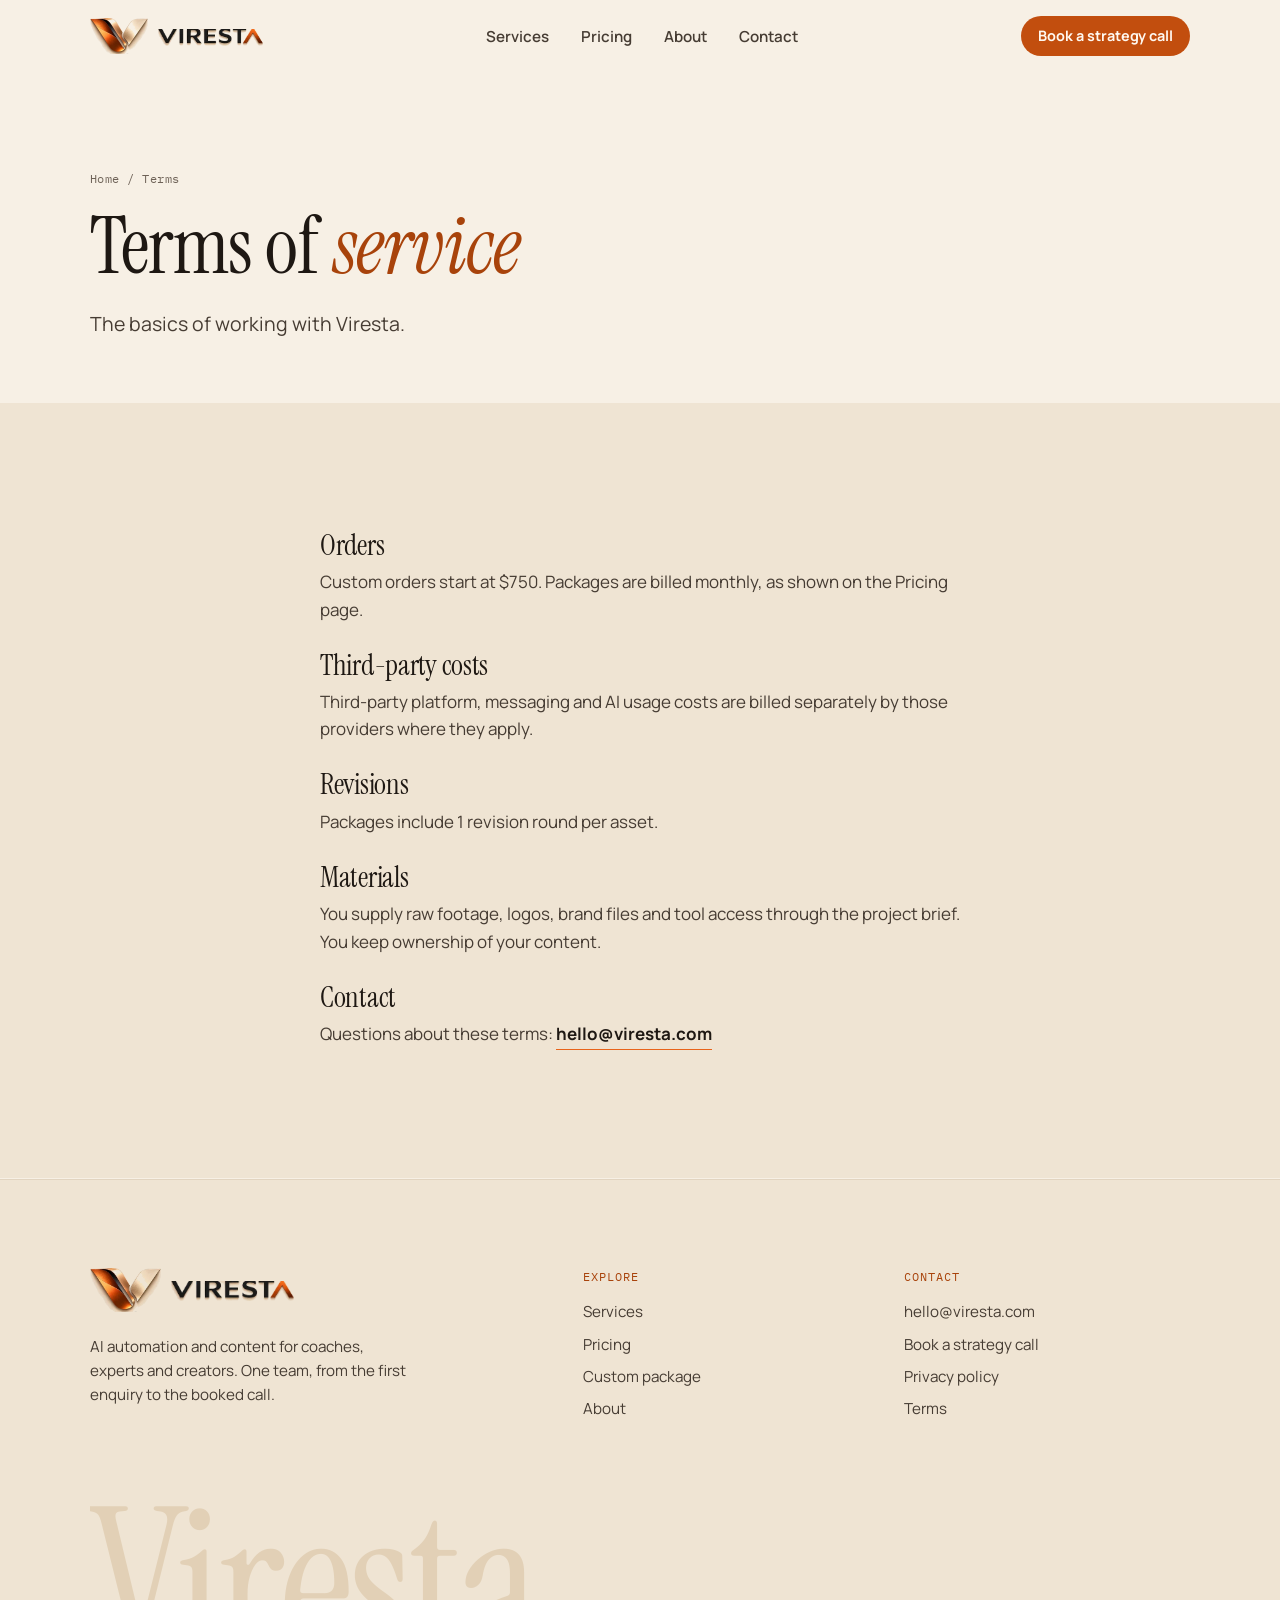
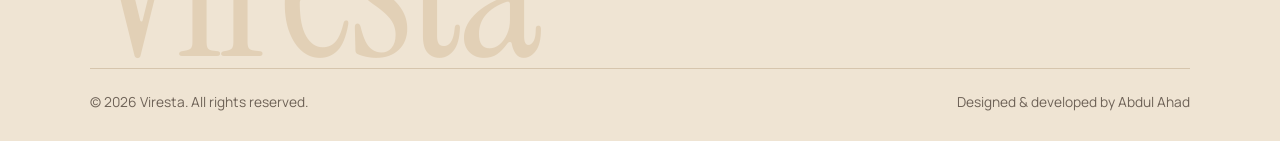
<file: terms.html>
<!doctype html>
<html lang="en">
<head>
<meta charset="utf-8">
<meta name="viewport" content="width=device-width, initial-scale=1, viewport-fit=cover">
<title>Terms of Service | Viresta</title>
<meta name="description" content="The basics of working with Viresta.">
<meta name="theme-color" content="#f7f0e5">
<meta name="author" content="Abdul Ahad">
<meta property="og:title" content="Terms of Service | Viresta">
<meta property="og:description" content="The basics of working with Viresta.">
<meta property="og:type" content="website">
<meta property="og:image" content="assets/img/og-image.png">
<meta name="twitter:card" content="summary_large_image">
<link rel="icon" type="image/png" href="assets/img/favicon.png">
<link rel="apple-touch-icon" href="assets/img/apple-touch-icon.png">
<link rel="preconnect" href="https://fonts.googleapis.com">
<link rel="preconnect" href="https://fonts.gstatic.com" crossorigin>
<!-- Fonts load without blocking the first paint -->
<link rel="preload" as="style" href="https://fonts.googleapis.com/css2?family=Instrument+Serif:ital@0;1&family=Manrope:wght@400..800&family=IBM+Plex+Mono&display=swap">
<link rel="stylesheet" href="https://fonts.googleapis.com/css2?family=Instrument+Serif:ital@0;1&family=Manrope:wght@400..800&family=IBM+Plex+Mono&display=swap" media="print" onload="this.media='all'">
<noscript><link rel="stylesheet" href="https://fonts.googleapis.com/css2?family=Instrument+Serif:ital@0;1&family=Manrope:wght@400..800&family=IBM+Plex+Mono&display=swap"></noscript>
<link rel="preload" as="image" href="assets/img/logo-mark.webp" type="image/webp">
<link rel="stylesheet" href="assets/css/style.css">
<script>document.documentElement.classList.add("js");</script>
</head>
<body data-page="terms">
<a class="skip" href="#main">Skip to content</a>
<header class="site-header" id="top">
  <div class="wrap nav">
    <a class="brand" href="index.html" aria-label="Viresta home">
      <img class="brand-v" src="assets/img/logo-mark.webp" alt="" width="58" height="36" fetchpriority="high" decoding="async">
      <img class="brand-word" src="assets/img/logo-word.webp" alt="Viresta" width="105" height="17" decoding="async">
    </a>
    <nav aria-label="Main">
      <ul class="nav-links" style="list-style:none;margin:0;padding:0">
        <li><a href="services.html" data-nav="services">Services</a></li>
        <li><a href="pricing.html" data-nav="pricing">Pricing</a></li>
        <li><a href="about.html" data-nav="about">About</a></li>
        <li><a href="contact.html" data-nav="contact">Contact</a></li>
      </ul>
    </nav>
    <div class="nav-cta"><a class="btn btn--primary btn--sm" href="contact.html">Book a strategy call</a></div>
    <button class="nav-toggle" type="button" aria-label="Open menu" aria-expanded="false" aria-controls="mobile-menu"><span></span></button>
  </div>
  <div class="mobile-menu" id="mobile-menu">
    <ul>
      <li><a href="index.html">Home</a></li>
      <li><a href="services.html">Services</a></li>
      <li><a href="pricing.html">Pricing</a></li>
      <li><a href="about.html">About</a></li>
      <li><a href="contact.html">Contact</a></li>
      <li><a class="btn btn--primary" href="contact.html">Book a strategy call</a></li>
    </ul>
  </div>
</header>
<!-- Placeholder summary. Replace with your reviewed terms before launch. -->
<main id="main">
  <section class="page-head">
    <div class="wrap">
      <p class="crumbs"><a href="index.html">Home</a> / Terms</p>
      <h1>Terms of <em class="accent">service</em></h1>
      <p class="lead">The basics of working with Viresta.</p>
    </div>
  </section>
  <section class="section section--alt">
    <div class="wrap prose">
      <div><h2>Orders</h2><p>Custom orders start at $750. Packages are billed monthly, as shown on the Pricing page.</p></div>
      <div><h2>Third-party costs</h2><p>Third-party platform, messaging and AI usage costs are billed separately by those providers where they apply.</p></div>
      <div><h2>Revisions</h2><p>Packages include 1 revision round per asset.</p></div>
      <div><h2>Materials</h2><p>You supply raw footage, logos, brand files and tool access through the project brief. You keep ownership of your content.</p></div>
      <div><h2>Contact</h2><p>Questions about these terms: <a class="link-arrow" href="mailto:hello@viresta.com">hello@viresta.com</a></p></div>
    </div>
  </section>
</main>
<footer class="site-footer">
  <div class="wrap">
    <div class="foot-grid">
      <div>
        <a class="brand" href="index.html" aria-label="Viresta home">
          <img class="brand-v" src="assets/img/logo-mark.webp" alt="" width="58" height="36" loading="lazy" decoding="async">
      <img class="brand-word" src="assets/img/logo-word.webp" alt="Viresta" width="105" height="17" loading="lazy" decoding="async">
        </a>
        <p class="foot-tag">AI automation and content for coaches, experts and creators. One team, from the first enquiry to the booked call.</p>
      </div>
      <div>
        <p class="foot-h">Explore</p>
        <ul class="foot-links">
          <li><a href="services.html">Services</a></li>
          <li><a href="pricing.html">Pricing</a></li>
          <li><a href="pricing.html#builder">Custom package</a></li>
          <li><a href="about.html">About</a></li>
        </ul>
      </div>
      <div>
        <p class="foot-h">Contact</p>
        <ul class="foot-links">
          <li><a href="mailto:hello@viresta.com">hello@viresta.com</a></li>
          <li><a href="contact.html">Book a strategy call</a></li>
          <li><a href="privacy.html">Privacy policy</a></li>
          <li><a href="terms.html">Terms</a></li>
        </ul>
      </div>
    </div>
    <div class="foot-big" aria-hidden="true">Viresta</div>
    <div class="foot-bottom">
      <span>© <span data-year>2026</span> Viresta. All rights reserved.</span>
      <span>Designed &amp; developed by Abdul Ahad</span>
    </div>
  </div>
</footer>
<div class="toast" id="toast" role="status" aria-live="polite"></div>
<script src="assets/js/main.js" defer></script>
</body>
</html>
</file>
<file: assets/css/style.css>
/* =========================================================
   Viresta — AI automation agency
   Theme: orange + cream. All colours live in :root.
   ========================================================= */

:root {
  --cream: #f7f0e5;
  --cream-2: #efe4d3;
  --paper: #fffaf3;
  --ink: #1e1813;
  --ink-2: #463c33;
  --muted: #6e6257;
  --line: #e2d4c0;
  --line-2: #d6c5ad;

  --orange: #e8641b;      /* shapes, accents */
  --orange-btn: #c24e0e;  /* button fill (AA with cream text) */
  --orange-ink: #a8430b;  /* small orange text on cream */
  --orange-soft: #f6d7bd;
  --peach: #fbe7d6;
  --sand: #ece0cd;        /* champagne tone from the logo */
  --sand-2: #e2d0b6;

  --dark: #1c1611;
  --dark-2: #2a221b;
  --dark-line: #3b3128;
  --on-dark: #f3e9da;
  --on-dark-2: #b8aa98;

  --serif: "Instrument Serif", Georgia, "Times New Roman", serif;
  --sans: "Manrope", system-ui, -apple-system, "Segoe UI", sans-serif;
  --mono: "IBM Plex Mono", ui-monospace, Menlo, monospace;

  --r-sm: 8px;
  --r: 14px;
  --r-lg: 22px;
  --wrap: 1180px;
  --gutter: clamp(16px, 4vw, 40px);
  --shadow: 0 1px 0 rgba(30, 24, 19, .04), 0 10px 30px -18px rgba(70, 40, 10, .35);
  --ease: cubic-bezier(.2, .7, .2, 1);
}

*, *::before, *::after { box-sizing: border-box; }
html { -webkit-text-size-adjust: 100%; scroll-behavior: smooth; scroll-padding-top: 88px; }
body {
  margin: 0;
  background: var(--cream);
  color: var(--ink-2);
  font-family: var(--sans);
  font-size: 17px;
  line-height: 1.6;
  -webkit-font-smoothing: antialiased;
  overflow-x: hidden;
}
img, svg { display: block; max-width: 100%; }
a { color: inherit; text-decoration: none; }
button, input, select, textarea { font: inherit; color: inherit; }
::selection { background: var(--orange-soft); color: var(--ink); }
:focus-visible { outline: 2px solid var(--orange-btn); outline-offset: 3px; border-radius: 4px; }

h1, h2, h3, h4 { color: var(--ink); margin: 0; font-weight: 400; }
h1, h2 { font-family: var(--serif); letter-spacing: -.01em; line-height: 1.02; }
h1 { font-size: clamp(2.9rem, 7vw, 5.6rem); }
h2 { font-size: clamp(2.2rem, 4.6vw, 3.6rem); }
h3 { font-family: var(--sans); font-weight: 700; font-size: 1.15rem; line-height: 1.3; letter-spacing: -.01em; }
p { margin: 0; }
em.accent, .accent { font-style: italic; color: var(--orange-ink); }

.wrap { width: 100%; max-width: var(--wrap); margin: 0 auto; padding: 0 var(--gutter); }
.section { padding: clamp(72px, 10vw, 128px) 0; }
.section--tight { padding: clamp(56px, 7vw, 88px) 0; }
.section--alt { background: var(--cream-2); }
.section--sand { background: var(--sand); }
/* Skip rendering work for sections far below the fold (faster first paint) */
.section { content-visibility: auto; contain-intrinsic-size: auto 900px; }
.section--dark { background: var(--dark); color: var(--on-dark-2); }
.section--dark h2, .section--dark h3 { color: var(--on-dark); }
.section--dark .accent { color: #f08a4b; }

.eyebrow {
  display: inline-flex; align-items: center; gap: 10px;
  font-family: var(--mono); font-size: .78rem; letter-spacing: .08em; text-transform: uppercase;
  color: var(--orange-ink);
}
.eyebrow::before { content: ""; width: 22px; height: 1.5px; background: currentColor; }
.section--dark .eyebrow { color: #f08a4b; }

.lead { font-size: clamp(1.05rem, 1.6vw, 1.22rem); color: var(--ink-2); max-width: 60ch; }
.section--dark .lead { color: var(--on-dark-2); }
.muted { color: var(--muted); }
.small { font-size: .9rem; }

.head { display: grid; gap: 18px; margin-bottom: clamp(36px, 5vw, 60px); max-width: 760px; }
.head--split { max-width: none; grid-template-columns: 1fr; align-items: end; }
@media (min-width: 900px) { .head--split { grid-template-columns: 1.1fr .9fr; gap: 48px; } }

/* ---------- Buttons ---------- */
.btn {
  display: inline-flex; align-items: center; justify-content: center; gap: 10px;
  min-height: 48px; padding: 0 22px; border-radius: 999px;
  font-weight: 700; font-size: .98rem; letter-spacing: -.005em;
  border: 1.5px solid transparent; cursor: pointer; white-space: nowrap;
  transition: background .2s var(--ease), color .2s var(--ease), border-color .2s var(--ease), transform .2s var(--ease);
}
.btn svg { width: 16px; height: 16px; transition: transform .25s var(--ease); }
.btn:hover svg { transform: translateX(3px); }
.btn--primary { background: var(--orange-btn); color: #fff8f0; }
.btn--primary:hover { background: var(--orange-ink); }
.btn--ghost { border-color: var(--line-2); color: var(--ink); background: transparent; }
.btn--ghost:hover { border-color: var(--ink); }
.btn--light { background: var(--on-dark); color: var(--dark); }
.btn--light:hover { background: #fff; }
.btn--ghost-dark { border-color: var(--dark-line); color: var(--on-dark); }
.btn--ghost-dark:hover { border-color: var(--on-dark-2); }
.btn--sm { min-height: 40px; padding: 0 16px; font-size: .9rem; }
.btn[disabled] { opacity: .45; cursor: not-allowed; }
.btn-row { display: flex; flex-wrap: wrap; gap: 12px; }

.link-arrow { display: inline-flex; align-items: center; gap: 8px; font-weight: 700; color: var(--ink); border-bottom: 1.5px solid var(--orange); padding-bottom: 2px; }
.link-arrow:hover { color: var(--orange-ink); }

/* ---------- Header ---------- */
.skip { position: absolute; left: -999px; top: 8px; z-index: 100; background: var(--ink); color: var(--cream); padding: 10px 14px; border-radius: 8px; }
.skip:focus { left: 8px; }

.site-header {
  position: sticky; top: 0; z-index: 50;
  background: transparent;
  border-bottom: 1px solid transparent;
  transition: background-color .3s, border-color .3s;
}
/* Once the page scrolls, a light see-through glass keeps the links readable */
.site-header.is-scrolled {
  background: rgba(247, 240, 229, .55);
  -webkit-backdrop-filter: saturate(1.4) blur(14px); backdrop-filter: saturate(1.4) blur(14px);
  border-bottom-color: rgba(226, 212, 192, .7);
}
.nav-open .site-header { background: var(--cream); }
.nav { display: flex; align-items: center; justify-content: space-between; height: 72px; gap: 24px; }
.brand { display: inline-flex; align-items: center; gap: 10px; }
.brand-v { height: 36px; width: auto; flex: none; transition: transform .5s var(--ease); }
.brand-word { height: 17px; width: auto; flex: none; margin-top: 2px; }
.brand:hover .brand-v { transform: translateY(-2px); }
.nav-links { display: none; gap: 4px; }
.nav-links a { padding: 8px 14px; border-radius: 999px; font-weight: 600; font-size: .95rem; color: var(--ink-2); transition: color .2s, background .2s; }
.nav-links a:hover { color: var(--ink); background: var(--cream-2); }
.nav-links a[aria-current="page"] { color: var(--ink); background: var(--paper); box-shadow: inset 0 0 0 1px var(--line); }
.nav-cta { display: none; }
.nav-toggle { display: inline-grid; place-items: center; width: 44px; height: 44px; border-radius: 50%; border: 1px solid var(--line-2); background: transparent; cursor: pointer; }
.nav-toggle span { display: block; width: 18px; height: 1.5px; background: var(--ink); position: relative; transition: transform .25s var(--ease), background .2s; }
.nav-toggle span::before, .nav-toggle span::after { content: ""; position: absolute; left: 0; width: 18px; height: 1.5px; background: var(--ink); transition: transform .25s var(--ease); }
.nav-toggle span::before { top: -6px; }
.nav-toggle span::after { top: 6px; }
.nav-open .nav-toggle span { background: transparent; }
.nav-open .nav-toggle span::before { transform: translateY(6px) rotate(45deg); }
.nav-open .nav-toggle span::after { transform: translateY(-6px) rotate(-45deg); }

.mobile-menu { display: none; border-top: 1px solid var(--line); background: var(--cream); }
.nav-open .mobile-menu { display: block; }
.mobile-menu ul { list-style: none; margin: 0; padding: 12px var(--gutter) 24px; display: grid; gap: 2px; }
.mobile-menu a { display: block; padding: 14px 0; font-family: var(--serif); font-size: 1.9rem; color: var(--ink); border-bottom: 1px solid var(--line); }
.mobile-menu .btn { margin-top: 18px; width: 100%; font-family: var(--sans); font-size: 1rem; border-bottom: 0; color: #fff8f0; }

@media (min-width: 900px) {
  .nav-links, .nav-cta { display: flex; }
  .nav-toggle, .mobile-menu, .nav-open .mobile-menu { display: none; }
}

/* ---------- Hero ---------- */
.hero { padding: clamp(40px, 6vw, 80px) 0 clamp(64px, 8vw, 110px); position: relative; }
.hero-grid { display: grid; gap: clamp(40px, 6vw, 64px); align-items: center; }
@media (min-width: 1000px) { .hero-grid { grid-template-columns: 1.02fr 1fr; } }
.hero h1 { margin: 22px 0 24px; }
.hero h1 .line { display: block; }
.underline-word { position: relative; display: inline-block; white-space: nowrap; }
.underline-word svg { position: absolute; left: -2%; bottom: -.12em; width: 104%; height: .32em; overflow: visible; }
.underline-word path { fill: none; stroke: var(--orange); stroke-width: 5; stroke-linecap: round; stroke-dasharray: 420; stroke-dashoffset: 420; animation: draw 1.1s .5s var(--ease) forwards; }
@keyframes draw { to { stroke-dashoffset: 0; } }
.hero .lead { margin-bottom: 32px; }
.hero-facts { display: flex; flex-wrap: wrap; gap: 10px 22px; margin-top: 32px; padding: 0; list-style: none; font-size: .92rem; color: var(--muted); }
.hero-facts li { display: inline-flex; align-items: center; gap: 8px; }
.hero-facts li::before { content: ""; width: 7px; height: 7px; border-radius: 2px; background: var(--orange); transform: rotate(45deg); }

/* Hero 2D flow illustration */
.flow {
  position: relative; border-radius: var(--r-lg);
  background: var(--paper);
  border: 1px solid var(--line);
  box-shadow: var(--shadow);
  padding: clamp(10px, 2vw, 18px);
  overflow: hidden;
}
.flow::before {
  content: ""; position: absolute; inset: 0;
  background-image: radial-gradient(var(--line) 1.1px, transparent 1.2px);
  background-size: 18px 18px; opacity: .8;
}
.flow svg { position: relative; width: 100%; height: auto; }
.flow-caption { position: relative; display: flex; justify-content: space-between; gap: 12px; padding: 6px 6px 2px; font-family: var(--mono); font-size: .72rem; letter-spacing: .06em; text-transform: uppercase; color: var(--muted); }
.flow-caption .live { display: inline-flex; align-items: center; gap: 8px; color: var(--orange-ink); }
.flow-caption .live::before { content: ""; width: 7px; height: 7px; border-radius: 50%; background: var(--orange); animation: blink 1.6s infinite; }
@keyframes blink { 50% { opacity: .25; } }

/* SVG text + shapes */
.f-card { fill: #fff; stroke: var(--line-2); stroke-width: 1; }
.f-title { font: 700 12.5px var(--sans); fill: var(--ink); }
.f-label { font: 500 9.5px var(--mono); fill: var(--muted); letter-spacing: .06em; text-transform: uppercase; }
.f-text { font: 500 10.5px var(--sans); fill: var(--ink-2); }
.f-text-light { font: 600 10.5px var(--sans); fill: #fff8f0; }
.f-field { fill: var(--cream); }
.f-fill { fill: var(--orange-soft); }
.f-orange { fill: var(--orange); }
.f-ink { fill: var(--ink); }
.f-cream { fill: var(--cream); }
.f-line { fill: none; stroke: var(--line-2); stroke-width: 1.5; stroke-dasharray: 4 5; }
.f-line-on { fill: none; stroke: var(--orange); stroke-width: 2; stroke-linecap: round; }
.f-icon { fill: none; stroke: var(--ink); stroke-width: 1.6; stroke-linecap: round; stroke-linejoin: round; }

/* 10 second loop. Each element uses the same duration so they stay in sync. */
.flow .anim { animation-duration: 10s; animation-iteration-count: infinite; animation-timing-function: var(--ease); animation-fill-mode: both; transform-box: fill-box; }
.a-field1 { transform-origin: left center; animation-name: f-field1; }
.a-field2 { transform-origin: left center; animation-name: f-field2; }
.a-field3 { transform-origin: left center; animation-name: f-field3; }
.a-send { transform-origin: center; animation-name: f-send; }
.a-dot1 { animation-name: f-dot1; }
.a-msg-in { transform-origin: left bottom; animation-name: f-msg-in; }
.a-typing { animation-name: f-typing; }
.a-msg-out { transform-origin: right bottom; animation-name: f-msg-out; }
.a-dot2 { animation-name: f-dot2; }
.a-deal { animation-name: f-deal; }
.a-dot3 { animation-name: f-dot3; }
.a-slot { transform-origin: center; animation-name: f-slot; }
.a-check { stroke-dasharray: 30; animation-name: f-check; }
.a-toast { animation-name: f-toast; }
.a-path1 { stroke-dasharray: 140; animation-name: f-path1; }
.a-path2 { stroke-dasharray: 340; animation-name: f-path2; }
.a-path3 { stroke-dasharray: 60; animation-name: f-path3; }
.a-badge1 { animation-name: f-badge1; }
.a-badge2 { animation-name: f-badge2; }
.a-badge3 { animation-name: f-badge3; }
.a-badge4 { animation-name: f-badge4; }
.typing-dot { animation: tdot 1s infinite; }
.typing-dot:nth-child(2) { animation-delay: .15s; }
.typing-dot:nth-child(3) { animation-delay: .3s; }
@keyframes tdot { 0%, 100% { opacity: .25; } 50% { opacity: 1; } }

@keyframes f-field1 { 0% { transform: scaleX(0); } 6%, 92% { transform: scaleX(1); } 100% { transform: scaleX(0); } }
@keyframes f-field2 { 0%, 4% { transform: scaleX(0); } 10%, 92% { transform: scaleX(1); } 100% { transform: scaleX(0); } }
@keyframes f-field3 { 0%, 8% { transform: scaleX(0); } 13%, 92% { transform: scaleX(1); } 100% { transform: scaleX(0); } }
@keyframes f-send { 0%, 13% { transform: scale(1); } 14.5% { transform: scale(.9); } 16%, 100% { transform: scale(1); } }
@keyframes f-path1 { 0%, 15% { stroke-dashoffset: 140; } 21%, 92% { stroke-dashoffset: 0; } 100% { stroke-dashoffset: 0; opacity: 0; } }
@keyframes f-dot1 { 0%, 15% { transform: translate(0, 0); opacity: 0; } 15.5% { opacity: 1; } 21% { transform: translate(60px, 0); opacity: 1; } 22%, 100% { transform: translate(60px, 0); opacity: 0; } }
@keyframes f-msg-in { 0%, 21% { opacity: 0; transform: translateY(6px) scale(.96); } 24%, 92% { opacity: 1; transform: none; } 100% { opacity: 0; } }
@keyframes f-typing { 0%, 24% { opacity: 0; } 25%, 33% { opacity: 1; } 34%, 100% { opacity: 0; } }
@keyframes f-msg-out { 0%, 33% { opacity: 0; transform: translateY(6px) scale(.96); } 36%, 92% { opacity: 1; transform: none; } 100% { opacity: 0; } }
@keyframes f-path2 { 0%, 38% { stroke-dashoffset: 340; } 46%, 92% { stroke-dashoffset: 0; } 100% { stroke-dashoffset: 0; opacity: 0; } }
@keyframes f-dot2 { 0%, 38% { transform: translate(0, 0); opacity: 0; } 38.5% { opacity: 1; } 40% { transform: translate(0, 24px); } 44.5% { transform: translate(-264px, 24px); } 46% { transform: translate(-264px, 50px); opacity: 1; } 47%, 100% { transform: translate(-264px, 50px); opacity: 0; } }
@keyframes f-deal { 0%, 47% { transform: translate(0, 0); opacity: 1; } 53%, 58% { transform: translate(96px, 0); } 64%, 92% { transform: translate(192px, 0); opacity: 1; } 97% { transform: translate(192px, 0); opacity: 0; } 98% { transform: translate(0, 0); opacity: 0; } 100% { transform: translate(0, 0); opacity: 1; } }
@keyframes f-path3 { 0%, 65% { stroke-dashoffset: 60; } 71%, 92% { stroke-dashoffset: 0; } 100% { stroke-dashoffset: 0; opacity: 0; } }
@keyframes f-dot3 { 0%, 65% { transform: translate(0, 0); opacity: 0; } 65.5% { opacity: 1; } 71% { transform: translate(34px, 0); opacity: 1; } 72%, 100% { transform: translate(34px, 0); opacity: 0; } }
@keyframes f-slot { 0%, 72% { opacity: 0; transform: scale(.6); } 75%, 92% { opacity: 1; transform: none; } 100% { opacity: 0; } }
@keyframes f-check { 0%, 75% { stroke-dashoffset: 30; } 79%, 92% { stroke-dashoffset: 0; } 100% { stroke-dashoffset: 0; opacity: 0; } }
@keyframes f-toast { 0%, 79% { opacity: 0; transform: translateY(10px); } 82%, 92% { opacity: 1; transform: none; } 100% { opacity: 0; transform: translateY(-4px); } }
@keyframes f-badge1 { 0%, 14% { fill: var(--line-2); } 15%, 92% { fill: var(--orange); } 100% { fill: var(--line-2); } }
@keyframes f-badge2 { 0%, 35% { fill: var(--line-2); } 36%, 92% { fill: var(--orange); } 100% { fill: var(--line-2); } }
@keyframes f-badge3 { 0%, 63% { fill: var(--line-2); } 64%, 92% { fill: var(--orange); } 100% { fill: var(--line-2); } }
@keyframes f-badge4 { 0%, 78% { fill: var(--line-2); } 79%, 92% { fill: var(--orange); } 100% { fill: var(--line-2); } }

/* ---------- Channel strip ---------- */
.strip { border-block: 1px solid var(--line); background: var(--paper); overflow: hidden; }
.strip-inner { display: flex; align-items: center; gap: 28px; padding: 18px 0; }
.strip-label { flex: none; padding-left: var(--gutter); font-family: var(--mono); font-size: .74rem; text-transform: uppercase; letter-spacing: .08em; color: var(--muted); }
.marquee { position: relative; overflow: hidden; flex: 1; -webkit-mask-image: linear-gradient(90deg, transparent, #000 8%, #000 92%, transparent); mask-image: linear-gradient(90deg, transparent, #000 8%, #000 92%, transparent); }
.marquee-track { display: flex; width: max-content; animation: marquee 38s linear infinite; }
.marquee ul { display: flex; gap: 0; margin: 0; padding: 0; list-style: none; }
.marquee li { display: inline-flex; align-items: center; gap: 28px; padding-right: 28px; font-family: var(--serif); font-size: 1.55rem; color: var(--ink); white-space: nowrap; }
.marquee li::after { content: ""; width: 8px; height: 8px; background: var(--orange); transform: rotate(45deg); }
@keyframes marquee { to { transform: translateX(-50%); } }

/* ---------- Problem / solution ---------- */
.compare { display: grid; gap: 18px; }
@media (min-width: 860px) { .compare { grid-template-columns: 1fr 1fr; } }
.compare-col { border-radius: var(--r-lg); padding: clamp(24px, 3.5vw, 40px); }
.compare-col--before { background: transparent; border: 1px dashed var(--line-2); }
.compare-col--after { background: var(--paper); border: 1.5px solid var(--orange); box-shadow: var(--shadow); }
.compare-col h3 { margin-bottom: 22px; display: flex; align-items: center; gap: 12px; }
.compare-list { list-style: none; margin: 0; padding: 0; display: grid; gap: 0; }
.compare-list li { display: grid; grid-template-columns: 26px 1fr; gap: 12px; padding: 14px 0; border-top: 1px solid var(--line); }
.compare-list b { display: block; color: var(--ink); font-weight: 700; }
.compare-list svg { width: 20px; height: 20px; margin-top: 3px; }
.ico-x { stroke: var(--muted); }
.ico-ok { stroke: var(--orange); }

/* ---------- Service cards ---------- */
.cards { display: grid; gap: 16px; }
@media (min-width: 680px) { .cards { grid-template-columns: repeat(2, 1fr); } }
@media (min-width: 1040px) { .cards--3 { grid-template-columns: repeat(3, 1fr); } }
.card {
  position: relative; background: var(--paper); border: 1px solid var(--line); border-radius: var(--r-lg);
  padding: clamp(22px, 3vw, 30px); display: flex; flex-direction: column; gap: 12px;
  transition: transform .35s var(--ease), box-shadow .35s var(--ease), border-color .35s;
}
.card:hover { transform: translateY(-4px); box-shadow: var(--shadow); border-color: var(--line-2); }
.card .illo { height: 120px; margin: -4px -4px 10px; border-radius: var(--r); background: var(--cream); overflow: hidden; display: grid; place-items: center; }
.card .illo svg { width: 100%; height: 100%; }
.card p { color: var(--ink-2); font-size: .98rem; }
.card .tags { margin-top: auto; padding-top: 10px; display: flex; flex-wrap: wrap; gap: 6px; }
.tag { font-family: var(--mono); font-size: .72rem; letter-spacing: .03em; padding: 4px 10px; border-radius: 999px; background: var(--cream-2); color: var(--ink-2); }
.card-num { font-family: var(--mono); font-size: .75rem; color: var(--orange-ink); }

/* Small looping illustrations inside cards */
.il-stroke { fill: none; stroke: var(--ink); stroke-width: 1.8; stroke-linecap: round; stroke-linejoin: round; }
.il-o { fill: var(--orange); }
.il-os { fill: none; stroke: var(--orange); stroke-width: 2; stroke-linecap: round; }
.il-soft { fill: var(--orange-soft); }
.il-w { fill: #fff; stroke: var(--line-2); }
.il-ink { fill: var(--ink); }
.il-line { fill: var(--line-2); }

.il-wave rect { transform-box: fill-box; transform-origin: center; animation: wave 1.1s var(--ease) infinite; }
.il-wave rect:nth-child(2) { animation-delay: .1s; } .il-wave rect:nth-child(3) { animation-delay: .2s; }
.il-wave rect:nth-child(4) { animation-delay: .3s; } .il-wave rect:nth-child(5) { animation-delay: .4s; }
.il-wave rect:nth-child(6) { animation-delay: .5s; } .il-wave rect:nth-child(7) { animation-delay: .6s; }
@keyframes wave { 0%, 100% { transform: scaleY(.35); } 50% { transform: scaleY(1); } }
.il-ring { transform-box: fill-box; transform-origin: center; animation: ring 2.4s ease-out infinite; }
.il-ring.r2 { animation-delay: 1.2s; }
@keyframes ring { 0% { transform: scale(.6); opacity: .9; } 100% { transform: scale(1.7); opacity: 0; } }

.il-bubble { animation: bubble 6s var(--ease) infinite both; transform-box: fill-box; }
.il-bubble.b2 { animation-delay: .9s; } .il-bubble.b3 { animation-delay: 1.8s; }
@keyframes bubble { 0% { opacity: 0; transform: translateY(8px); } 10%, 80% { opacity: 1; transform: none; } 92%, 100% { opacity: 0; transform: none; } }

.il-move { animation: move 5s var(--ease) infinite; }
@keyframes move { 0%, 15% { transform: translateX(0); } 35%, 55% { transform: translateX(58px); } 75%, 100% { transform: translateX(116px); } }

.il-bell { transform-box: fill-box; transform-origin: 50% 10%; animation: bell 3s ease-in-out infinite; }
@keyframes bell { 0%, 60%, 100% { transform: rotate(0); } 65% { transform: rotate(14deg); } 70% { transform: rotate(-12deg); } 75% { transform: rotate(8deg); } 80% { transform: rotate(-4deg); } }
.il-pop { transform-box: fill-box; transform-origin: center; animation: pop 3s var(--ease) infinite; }
@keyframes pop { 0%, 20% { transform: scale(0); } 30%, 85% { transform: scale(1); } 100% { transform: scale(0); } }

.il-fly { animation: fly 3.6s var(--ease) infinite; }
@keyframes fly { 0% { transform: translate(0, 0); opacity: 0; } 10% { opacity: 1; } 60% { transform: translate(120px, -26px); opacity: 1; } 75%, 100% { transform: translate(140px, -30px); opacity: 0; } }

.il-play { animation: playhead 4s linear infinite; }
@keyframes playhead { from { transform: translateX(0); } to { transform: translateX(150px); } }

.il-bar { transform-box: fill-box; transform-origin: bottom; animation: grow 4s var(--ease) infinite; }
.il-bar.d2 { animation-delay: .2s; } .il-bar.d3 { animation-delay: .4s; } .il-bar.d4 { animation-delay: .6s; }
@keyframes grow { 0% { transform: scaleY(.15); } 30%, 80% { transform: scaleY(1); } 100% { transform: scaleY(.15); } }

.il-spin { transform-box: fill-box; transform-origin: center; animation: spin 8s linear infinite; }
@keyframes spin { to { transform: rotate(360deg); } }

/* ---------- Workflow recipe ---------- */
.recipe { display: grid; gap: 18px; }
.recipe-head { display: flex; flex-wrap: wrap; justify-content: space-between; align-items: center; gap: 8px; padding-bottom: 14px; border-bottom: 1px solid var(--line); }
.recipe-name { font-weight: 800; color: var(--ink); }
.recipe-steps { list-style: none; margin: 0; padding: 0; display: grid; gap: 10px; position: relative; }
.recipe-steps::before { content: ""; position: absolute; left: 27px; top: 18px; bottom: 18px; width: 2px; background: var(--line); }
.recipe-steps li { position: relative; display: grid; grid-template-columns: 56px 1fr; gap: 14px; align-items: center; padding: 12px 14px 12px 0; border-radius: var(--r); background: var(--cream); font-size: .95rem; color: var(--ink); animation: recipe 7.5s var(--ease) infinite both; }
.recipe-k { justify-self: center; position: relative; z-index: 1; font-family: var(--mono); font-size: .7rem; text-transform: uppercase; letter-spacing: .06em; padding: 4px 8px; border-radius: 999px; background: var(--paper); border: 1px solid var(--line-2); color: var(--muted); animation: recipe-k 7.5s var(--ease) infinite both; }
.recipe-steps li:nth-child(2), .recipe-steps li:nth-child(2) .recipe-k { animation-delay: 1s; }
.recipe-steps li:nth-child(3), .recipe-steps li:nth-child(3) .recipe-k { animation-delay: 2s; }
.recipe-steps li:nth-child(4), .recipe-steps li:nth-child(4) .recipe-k { animation-delay: 3s; }
.recipe-steps li:nth-child(5), .recipe-steps li:nth-child(5) .recipe-k { animation-delay: 4s; }
@keyframes recipe { 0% { background: var(--cream); box-shadow: none; } 6%, 60% { background: #fff6ed; box-shadow: inset 0 0 0 1px var(--orange-soft); } 75%, 100% { background: var(--cream); box-shadow: none; } }
@keyframes recipe-k { 0% { background: var(--paper); color: var(--muted); border-color: var(--line-2); } 6%, 60% { background: var(--orange-btn); color: #fff8f0; border-color: var(--orange-btn); } 75%, 100% { background: var(--paper); color: var(--muted); border-color: var(--line-2); } }

/* ---------- Steps ---------- */
.steps { position: relative; display: grid; gap: 28px; counter-reset: step; }
@media (min-width: 900px) { .steps { grid-template-columns: repeat(4, 1fr); gap: 24px; } }
.steps-line { display: none; }
@media (min-width: 900px) {
  .steps-line { display: block; position: absolute; top: 27px; left: 28px; right: 28px; height: 2px; background: var(--dark-line); }
  .steps-line i { display: block; height: 100%; width: 0; background: var(--orange); transition: width 1.6s var(--ease) .2s; }
  .steps.in .steps-line i { width: 100%; }
}
.step { position: relative; display: grid; gap: 12px; align-content: start; }
.step-dot { width: 56px; height: 56px; border-radius: 50%; display: grid; place-items: center; background: var(--dark-2); border: 1.5px solid var(--dark-line); color: var(--on-dark); font-family: var(--mono); font-size: .85rem; position: relative; z-index: 1; transition: background .4s, border-color .4s, color .4s; }
.steps.in .step-dot { background: var(--orange); border-color: var(--orange); color: var(--dark); }
.steps.in .step:nth-child(2) .step-dot { transition-delay: .2s; }
.steps.in .step:nth-child(3) .step-dot { transition-delay: .6s; }
.steps.in .step:nth-child(4) .step-dot { transition-delay: 1s; }
.steps.in .step:nth-child(5) .step-dot { transition-delay: 1.4s; }
.step h3 { margin-top: 8px; }
.step p { font-size: .97rem; }

/* light variant (about page) */
.steps--light .steps-line { background: var(--line); }
.steps--light .step-dot { background: var(--paper); border-color: var(--line-2); color: var(--ink); }
.steps--light.in .step-dot { color: #fff8f0; background: var(--orange-btn); border-color: var(--orange-btn); }
@media (min-width: 900px) { .steps--5 { grid-template-columns: repeat(5, 1fr); } }

/* ---------- Feature split ---------- */
.split { display: grid; gap: 40px; align-items: center; }
@media (min-width: 960px) { .split { grid-template-columns: 1fr 1fr; gap: 72px; } .split--rev > :first-child { order: 2; } }
.checklist { list-style: none; margin: 24px 0 0; padding: 0; display: grid; gap: 12px; }
.checklist li { display: grid; grid-template-columns: 22px 1fr; gap: 12px; align-items: start; }
.checklist li::before { content: ""; width: 18px; height: 18px; margin-top: 4px; border-radius: 50%; background: var(--orange-soft) url("data:image/svg+xml,%3Csvg xmlns='http://www.w3.org/2000/svg' viewBox='0 0 20 20'%3E%3Cpath d='M5.5 10.5l3 3 6-7' fill='none' stroke='%23a8430b' stroke-width='2.2' stroke-linecap='round' stroke-linejoin='round'/%3E%3C/svg%3E") center/14px no-repeat; }

.panel { background: var(--paper); border: 1px solid var(--line); border-radius: var(--r-lg); box-shadow: var(--shadow); padding: clamp(18px, 3vw, 28px); }

/* ---------- Pricing ---------- */
.plans { display: grid; gap: 16px; }
@media (min-width: 960px) { .plans { grid-template-columns: repeat(3, 1fr); align-items: stretch; } }
.plan { position: relative; display: flex; flex-direction: column; gap: 18px; background: var(--paper); border: 1px solid var(--line); border-radius: var(--r-lg); padding: clamp(24px, 3vw, 34px); }
.plan--pop { background: var(--dark); border-color: var(--dark); color: var(--on-dark-2); }
.plan--pop h3, .plan--pop .price b { color: var(--on-dark); }
.plan-badge { position: absolute; top: 22px; right: 22px; font-family: var(--mono); font-size: .7rem; text-transform: uppercase; letter-spacing: .08em; padding: 5px 10px; border-radius: 999px; background: var(--orange); color: var(--dark); }
.plan h3 { font-family: var(--serif); font-weight: 400; font-size: 2rem; }
.price { display: flex; align-items: baseline; gap: 8px; }
.price b { font-family: var(--serif); font-weight: 400; font-size: 3.4rem; line-height: 1; color: var(--ink); }
.price span { color: var(--muted); }
.plan--pop .price span { color: var(--on-dark-2); }
.plan-blurb { font-size: .97rem; }
.plan ul { list-style: none; margin: 0; padding: 0; display: grid; gap: 9px; font-size: .95rem; }
.plan li { display: grid; grid-template-columns: 18px 1fr; gap: 10px; }
.plan li::before { content: ""; width: 7px; height: 7px; margin: 9px 0 0 4px; background: var(--orange); transform: rotate(45deg); }
.plan-group { font-family: var(--mono); font-size: .72rem; text-transform: uppercase; letter-spacing: .08em; color: var(--muted); padding-top: 14px; border-top: 1px solid var(--line); }
.plan--pop .plan-group { color: var(--on-dark-2); border-top-color: var(--dark-line); }
.plan .btn { margin-top: auto; }
.plan--pop .btn--ghost { border-color: var(--dark-line); color: var(--on-dark); }

.table-wrap { overflow-x: auto; border: 1px solid var(--line); border-radius: var(--r-lg); background: var(--paper); }
.compare-table { width: 100%; min-width: 620px; border-collapse: collapse; font-size: .95rem; }
.compare-table th, .compare-table td { padding: 14px 18px; text-align: left; border-bottom: 1px solid var(--line); }
.compare-table thead th { font-family: var(--serif); font-weight: 400; font-size: 1.35rem; color: var(--ink); background: var(--cream); }
.compare-table tbody th { font-weight: 600; color: var(--ink); }
.compare-table .grp th { font-family: var(--mono); font-size: .72rem; font-weight: 500; letter-spacing: .08em; text-transform: uppercase; color: var(--orange-ink); background: var(--cream); }
.compare-table tr:last-child td, .compare-table tr:last-child th { border-bottom: 0; }
.no { color: var(--muted); }

.addons { display: grid; gap: 10px; }
@media (min-width: 680px) { .addons { grid-template-columns: repeat(2, 1fr); } }
@media (min-width: 1000px) { .addons { grid-template-columns: repeat(4, 1fr); } }
.addon { display: flex; justify-content: space-between; gap: 12px; align-items: baseline; padding: 16px 18px; border: 1px solid var(--line); border-radius: var(--r); background: var(--paper); font-size: .95rem; }
.addon b { color: var(--ink); font-weight: 700; white-space: nowrap; }

/* ---------- Builder ---------- */
.builder { display: grid; gap: 24px; align-items: start; }
@media (min-width: 1000px) { .builder { grid-template-columns: 1fr 360px; } }
.b-tabs { display: flex; gap: 6px; flex-wrap: wrap; margin-bottom: 18px; }
.b-tab { border: 1px solid var(--line-2); background: transparent; padding: 10px 16px; border-radius: 999px; font-weight: 700; font-size: .92rem; cursor: pointer; transition: background .2s, color .2s, border-color .2s; }
.b-tab[aria-selected="true"] { background: var(--ink); border-color: var(--ink); color: var(--cream); }
.b-panel[hidden] { display: none; }
.b-list { display: grid; gap: 8px; }
@media (min-width: 680px) { .b-list { grid-template-columns: 1fr 1fr; } }
.b-item { display: grid; grid-template-columns: 1fr auto; gap: 4px 12px; align-items: center; padding: 14px 16px; background: var(--paper); border: 1px solid var(--line); border-radius: var(--r); transition: border-color .2s, background .2s; }
.b-item.is-on { border-color: var(--orange); background: #fff6ed; }
.b-item .nm { font-weight: 700; color: var(--ink); font-size: .96rem; }
.b-item .nt { grid-column: 1; font-size: .82rem; color: var(--muted); }
.b-item .pr { grid-column: 1; font-family: var(--mono); font-size: .8rem; color: var(--orange-ink); }
.qty { grid-column: 2; grid-row: 1 / span 3; display: inline-flex; align-items: center; border: 1px solid var(--line-2); border-radius: 999px; background: #fff; }
.qty button { width: 34px; height: 34px; border: 0; background: transparent; cursor: pointer; font-size: 1.1rem; color: var(--ink); border-radius: 50%; }
.qty button:hover { background: var(--cream-2); }
.qty output { min-width: 22px; text-align: center; font-weight: 700; font-variant-numeric: tabular-nums; }

.b-social { display: grid; gap: 14px; padding: 18px; margin-bottom: 14px; background: var(--paper); border: 1px solid var(--line); border-radius: var(--r); }
.chips { display: flex; flex-wrap: wrap; gap: 8px; }
.chip { position: relative; }
.chip input { position: absolute; opacity: 0; inset: 0; cursor: pointer; }
.chip span { display: inline-block; padding: 8px 14px; border-radius: 999px; border: 1px solid var(--line-2); font-size: .9rem; font-weight: 600; }
.chip input:checked + span { background: var(--ink); color: var(--cream); border-color: var(--ink); }
.chip input:focus-visible + span { outline: 2px solid var(--orange-btn); outline-offset: 2px; }

.summary { position: sticky; top: 92px; background: var(--dark); color: var(--on-dark-2); border-radius: var(--r-lg); padding: 24px; display: grid; gap: 16px; }
.summary h3 { color: var(--on-dark); }
.summary-list { list-style: none; margin: 0; padding: 0; display: grid; gap: 10px; max-height: 320px; overflow: auto; font-size: .92rem; }
.summary-list li { display: flex; justify-content: space-between; gap: 12px; }
.summary-list li span:last-child { color: var(--on-dark); font-variant-numeric: tabular-nums; white-space: nowrap; }
.summary-empty { font-size: .92rem; }
.summary-total { display: flex; justify-content: space-between; align-items: baseline; padding-top: 16px; border-top: 1px solid var(--dark-line); }
.summary-total b { font-family: var(--serif); font-weight: 400; font-size: 2.6rem; color: var(--on-dark); line-height: 1; }
.meter { height: 6px; border-radius: 999px; background: var(--dark-2); overflow: hidden; }
.meter i { display: block; height: 100%; width: 0; background: var(--orange); transition: width .4s var(--ease); }
.summary .note { font-size: .82rem; }
.summary .btn { width: 100%; }
.summary .clear { background: none; border: 0; color: var(--on-dark-2); text-decoration: underline; cursor: pointer; font-size: .88rem; justify-self: center; }

/* ---------- Forms ---------- */
.form { display: grid; gap: 16px; }
.row-2 { display: grid; gap: 16px; }
@media (min-width: 640px) { .row-2 { grid-template-columns: 1fr 1fr; } }
.field { display: grid; gap: 6px; }
.field label { font-weight: 700; font-size: .9rem; color: var(--ink); }
.field label .req { color: var(--orange-ink); }
.field input, .field select, .field textarea { width: 100%; min-height: 48px; padding: 12px 14px; border-radius: var(--r-sm); border: 1px solid var(--line-2); background: #fff; color: var(--ink); transition: border-color .2s, box-shadow .2s; }
.field textarea { min-height: 140px; resize: vertical; }
.field input:focus, .field select:focus, .field textarea:focus { outline: none; border-color: var(--orange-btn); box-shadow: 0 0 0 3px rgba(232, 100, 27, .18); }
.field [aria-invalid="true"] { border-color: #b3261e; }
.field .err { min-height: 1em; font-size: .82rem; color: #b3261e; }
.form-note { font-size: .86rem; color: var(--muted); }

/* ---------- FAQ ---------- */
.faq { display: grid; gap: 10px; max-width: 860px; }
.faq details { background: var(--paper); border: 1px solid var(--line); border-radius: var(--r); padding: 0 22px; transition: border-color .2s; }
.faq details[open] { border-color: var(--line-2); }
.faq summary { list-style: none; cursor: pointer; display: flex; justify-content: space-between; align-items: center; gap: 16px; padding: 20px 0; font-weight: 700; color: var(--ink); }
.faq summary::-webkit-details-marker { display: none; }
.faq summary::after { content: ""; flex: none; width: 28px; height: 28px; border-radius: 50%; background: var(--cream-2) url("data:image/svg+xml,%3Csvg xmlns='http://www.w3.org/2000/svg' viewBox='0 0 20 20'%3E%3Cpath d='M10 5v10M5 10h10' stroke='%231e1813' stroke-width='1.8' stroke-linecap='round'/%3E%3C/svg%3E") center/14px no-repeat; transition: transform .3s var(--ease), background-color .2s; }
.faq details[open] summary::after { transform: rotate(45deg); background-color: var(--orange-soft); }
.faq details p { padding: 0 0 20px; max-width: 70ch; }

/* ---------- Page header ---------- */
.page-head { padding: clamp(48px, 8vw, 96px) 0 clamp(40px, 6vw, 64px); position: relative; overflow: hidden; }
.page-head h1 { font-size: clamp(2.8rem, 6.4vw, 5rem); margin: 18px 0 20px; max-width: 16ch; }
.crumbs { font-family: var(--mono); font-size: .76rem; color: var(--muted); letter-spacing: .04em; }
.crumbs a:hover { color: var(--orange-ink); }
.deco { position: absolute; right: max(-60px, calc((100vw - var(--wrap)) / 2 - 40px)); top: 50%; width: clamp(200px, 30vw, 380px); transform: translateY(-50%); pointer-events: none; opacity: .95; display: none; }
@media (min-width: 900px) { .deco { display: block; } }
.deco .il-spin { animation-duration: 40s; }

/* ---------- CTA band ---------- */
.cta-band { position: relative; overflow: hidden; border-radius: var(--r-lg); background: var(--dark); color: var(--on-dark-2); padding: clamp(36px, 6vw, 72px); display: grid; gap: 28px; }
@media (min-width: 900px) { .cta-band { grid-template-columns: 1.4fr auto; align-items: end; } }
.cta-band h2 { color: var(--on-dark); max-width: 16ch; }
.cta-band .accent { color: #f08a4b; }
.cta-band p { max-width: 54ch; margin-top: 16px; }
.cta-band .orbit { position: absolute; right: -80px; top: -80px; width: 320px; opacity: .5; pointer-events: none; }

/* ---------- About ---------- */
.founder { display: grid; gap: 36px; align-items: center; background: var(--paper); border: 1px solid var(--line); border-radius: calc(var(--r-lg) + 6px); padding: clamp(20px, 3.5vw, 44px); box-shadow: var(--shadow); }
@media (min-width: 900px) { .founder { grid-template-columns: 380px 1fr; gap: 60px; } }
.founder-visual { position: relative; }
.monogram { aspect-ratio: 4 / 5; border-radius: var(--r-lg); background: linear-gradient(160deg, var(--sand) 0%, var(--orange-soft) 100%); display: grid; place-items: center; position: relative; overflow: hidden; }
.monogram img { position: absolute; inset: 0; width: 100%; height: 100%; object-fit: cover; }
.monogram span { font-family: var(--serif); font-size: clamp(6rem, 12vw, 8rem); color: var(--orange-ink); position: relative; letter-spacing: -.02em; }
.monogram svg { position: absolute; inset: 0; width: 100%; height: 100%; }
.founder-badge { position: absolute; right: -14px; bottom: -14px; width: 92px; height: 92px; border-radius: 50%; background: var(--cream); box-shadow: 0 0 0 6px var(--paper), var(--shadow); }
.founder-role { display: inline-flex; align-items: center; gap: 8px; margin: 10px 0 22px; padding: 6px 14px; border-radius: 999px; background: var(--sand); color: var(--ink); font-weight: 700; font-size: .88rem; }
.founder-role::before { content: ""; width: 7px; height: 7px; border-radius: 50%; background: var(--orange); }
.founder-statement { font-family: var(--serif); font-size: clamp(1.6rem, 2.6vw, 2.1rem); line-height: 1.2; color: var(--ink); max-width: 30ch; padding-left: 20px; border-left: 2px solid var(--orange); margin-bottom: 20px; }
.founder-statement em { color: var(--orange-ink); }
.founder-facts { list-style: none; margin: 28px 0 0; padding: 0; display: grid; gap: 10px; }
@media (min-width: 620px) { .founder-facts { grid-template-columns: repeat(3, 1fr); } }
.founder-facts li { padding: 14px 16px; border-radius: var(--r); background: var(--cream); border: 1px solid var(--line); display: grid; gap: 2px; font-size: .92rem; color: var(--ink); font-weight: 600; overflow-wrap: anywhere; }
.founder-facts span { font-family: var(--mono); font-size: .7rem; letter-spacing: .06em; text-transform: uppercase; color: var(--muted); font-weight: 400; }
.values { display: grid; gap: 16px; }
@media (min-width: 760px) { .values { grid-template-columns: repeat(2, 1fr); } }
@media (min-width: 1080px) { .values { grid-template-columns: repeat(4, 1fr); } }
.value { padding: 26px; border-top: 2px solid var(--orange); background: var(--paper); border-radius: 0 0 var(--r) var(--r); display: grid; gap: 10px; }
.mission { font-family: var(--serif); font-size: clamp(2rem, 4.4vw, 3.4rem); line-height: 1.12; color: var(--ink); max-width: 22ch; }
.mission em { color: var(--orange-ink); }

/* ---------- Contact ---------- */
.contact-grid { display: grid; gap: 28px; align-items: start; }
@media (min-width: 980px) { .contact-grid { grid-template-columns: 1.3fr .7fr; gap: 40px; } }
.aside-card { display: grid; gap: 14px; padding: 26px; border-radius: var(--r-lg); background: var(--cream-2); }
.aside-card + .aside-card { margin-top: 16px; }
.email-row { display: flex; flex-wrap: wrap; align-items: center; gap: 10px; }
.email-row a { font-weight: 700; color: var(--ink); border-bottom: 1.5px solid var(--orange); }
.mini-steps { list-style: none; margin: 0; padding: 0; display: grid; gap: 14px; counter-reset: ms; }
.mini-steps li { display: grid; grid-template-columns: 32px 1fr; gap: 12px; counter-increment: ms; font-size: .95rem; }
.mini-steps li::before { content: counter(ms, decimal-leading-zero); font-family: var(--mono); font-size: .75rem; color: var(--orange-ink); padding-top: 3px; }
.mini-steps b { display: block; color: var(--ink); }

/* ---------- Legal ---------- */
.prose { max-width: 720px; display: grid; gap: 28px; }
.prose h2 { font-size: 1.8rem; margin-bottom: 8px; }
.prose ul { margin: 8px 0 0; padding-left: 20px; }

/* ---------- Footer ---------- */
.site-footer { background: var(--cream-2); color: var(--ink-2); border-top: 1px solid var(--line); padding: clamp(56px, 8vw, 88px) 0 28px; font-size: .95rem; }
.foot-grid { display: grid; gap: 36px; }
@media (min-width: 860px) { .foot-grid { grid-template-columns: 1.6fr 1fr 1fr; } }
.site-footer .brand-v { height: 44px; }
.site-footer .brand-word { height: 20px; }
.foot-tag { margin-top: 16px; max-width: 36ch; }
.foot-h { font-family: var(--mono); font-size: .74rem; letter-spacing: .08em; text-transform: uppercase; color: var(--orange-ink); margin-bottom: 14px; }
.foot-links { list-style: none; margin: 0; padding: 0; display: grid; gap: 8px; }
.foot-links a { transition: color .2s; }
.foot-links a:hover { color: var(--orange-ink); }
.foot-big { margin-top: clamp(48px, 8vw, 80px); font-family: var(--serif); font-size: clamp(4rem, 17vw, 13rem); line-height: .8; color: var(--sand-2); letter-spacing: -.02em; user-select: none; white-space: nowrap; overflow: hidden; }
.foot-bottom { display: flex; flex-wrap: wrap; justify-content: space-between; gap: 12px; padding-top: 22px; border-top: 1px solid var(--line-2); font-size: .86rem; color: var(--muted); }

/* ---------- Toast ---------- */
.toast { position: fixed; left: 50%; bottom: 24px; transform: translate(-50%, 20px); opacity: 0; pointer-events: none; background: var(--ink); color: var(--cream); padding: 12px 18px; border-radius: 999px; font-size: .92rem; font-weight: 600; transition: opacity .3s, transform .3s var(--ease); z-index: 90; }
.toast.show { opacity: 1; transform: translate(-50%, 0); }

/* ---------- Scroll reveal ---------- */
.js .reveal { opacity: 0; transform: translateY(14px); transition: opacity .7s var(--ease), transform .7s var(--ease); will-change: opacity, transform; }
.js .reveal.in { will-change: auto; }
.js .reveal.in { opacity: 1; transform: none; }
.js .reveal.d1 { transition-delay: .08s; } .js .reveal.d2 { transition-delay: .16s; } .js .reveal.d3 { transition-delay: .24s; }

/* ---------- Reduced motion ---------- */
@media (prefers-reduced-motion: reduce) {
  html { scroll-behavior: auto; }
  *, *::before, *::after { animation-duration: .001ms !important; animation-iteration-count: 1 !important; transition-duration: .001ms !important; transition-delay: 0s !important; }
  .marquee-track { animation: none; }
  /* Show the hero flow in its finished state */
  .flow .anim { animation-delay: -9s !important; animation-duration: 10s !important; animation-play-state: paused !important; animation-iteration-count: 1 !important; }
  .js .reveal { opacity: 1; transform: none; }
}
.paused .anim, .paused [class*="il-"], .paused .recipe-steps li, .paused .recipe-k { animation-play-state: paused !important; }

/* ---------- Services page ---------- */
.svc-jump { display: flex; flex-wrap: wrap; gap: 8px; margin-top: 40px; }
.svc-jump a { display: inline-flex; align-items: center; gap: 8px; padding: 8px 14px; border-radius: 999px; border: 1px solid var(--line-2); font-weight: 600; font-size: .9rem; color: var(--ink); transition: background .2s, border-color .2s; }
.svc-jump a:hover { background: var(--paper); border-color: var(--orange); }
.svc-jump span { font-family: var(--mono); font-size: .72rem; color: var(--orange-ink); }
.svc-grid { display: grid; gap: 36px; }
@media (min-width: 960px) { .svc-grid { grid-template-columns: 360px 1fr; gap: 64px; align-items: start; } .svc-side { position: sticky; top: 104px; } }
.svc-side { display: grid; gap: 16px; }
.svc-side h2 { font-size: clamp(2rem, 3.6vw, 2.8rem); }
.svc-illo { margin-top: 8px; border-radius: var(--r-lg); background: var(--paper); border: 1px solid var(--line); overflow: hidden; }
.section--alt .svc-illo { background: var(--cream); }
.svc-illo svg { width: 100%; height: auto; }
.svc-list { list-style: none; margin: 0; padding: 0; border-top: 1px solid var(--line-2); }
.svc-list li { display: grid; grid-template-columns: 1fr auto; gap: 20px; align-items: start; padding: 22px 0; border-bottom: 1px solid var(--line-2); }
.svc-list h3 { margin-bottom: 4px; }
.svc-list p { font-size: .96rem; color: var(--muted); }
.svc-price { text-align: right; display: grid; }
.svc-price b { font-family: var(--serif); font-weight: 400; font-size: 1.9rem; line-height: 1; color: var(--ink); }
.svc-price span { font-size: .78rem; color: var(--muted); margin-top: 4px; }

.paused .marquee-track, .paused .typing-dot { animation-play-state: paused !important; }
.sr-only { position: absolute; width: 1px; height: 1px; padding: 0; margin: -1px; overflow: hidden; clip: rect(0, 0, 0, 0); white-space: nowrap; border: 0; }
.deco--logo { aspect-ratio: 1; }
.deco--logo svg { width: 100%; height: 100%; }
.deco--logo img { position: absolute; left: 50%; top: 50%; width: 52%; height: auto; transform: translate(-50%, -54%); }
.founder-facts a { color: var(--orange-ink); }
</file>
